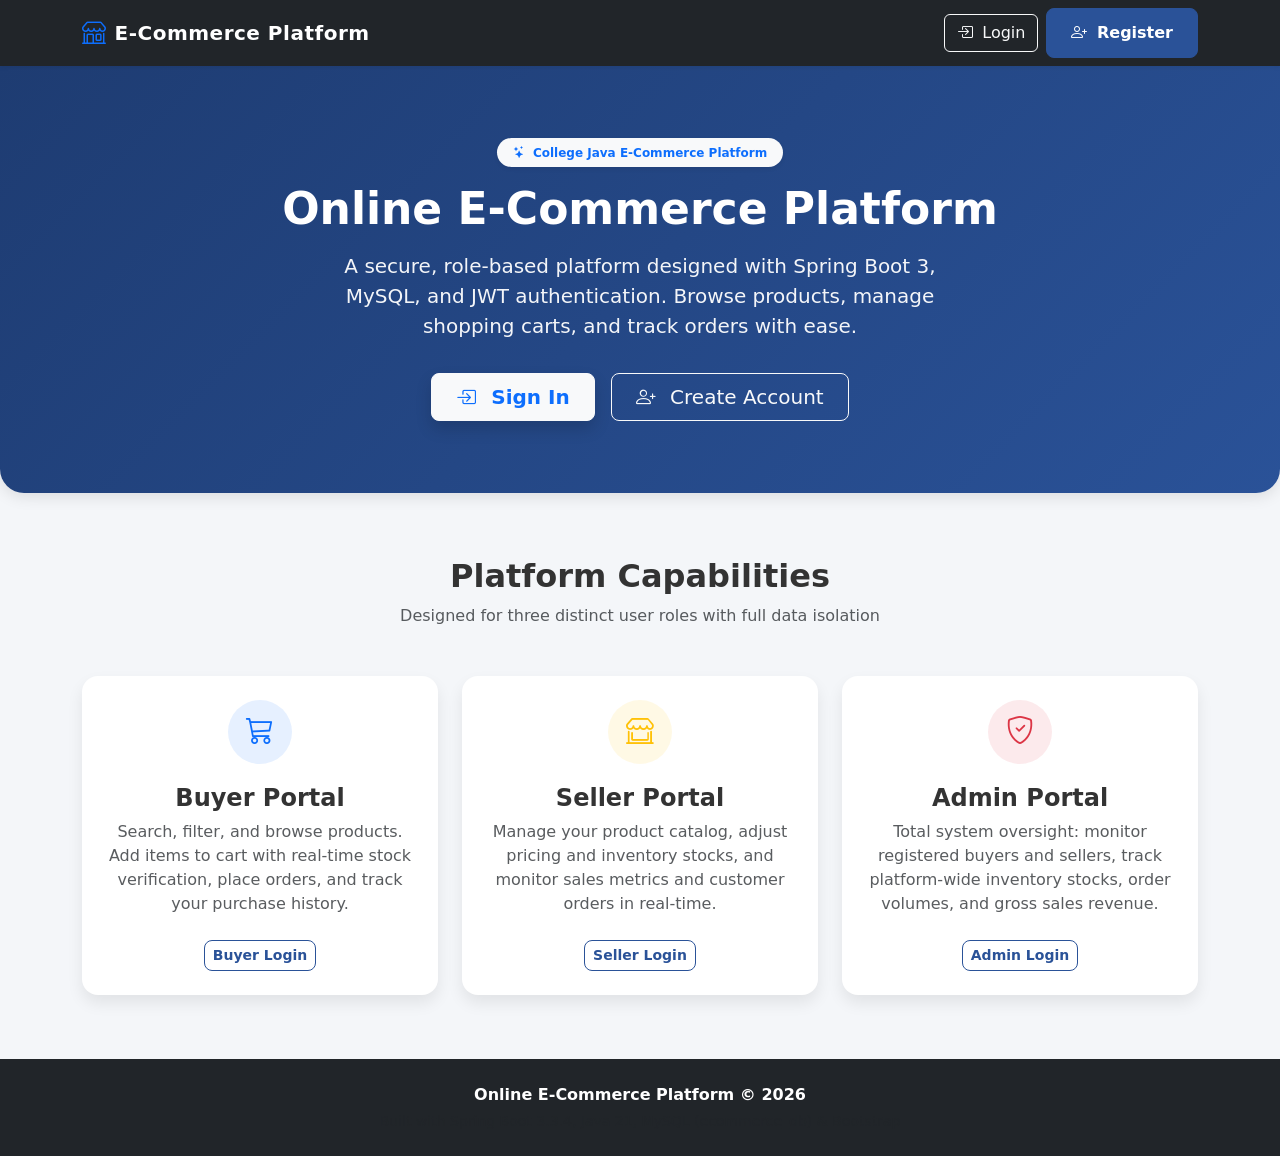
<file: src/main/resources/static/index.html>
<!DOCTYPE html>
<html lang="en">
<head>
    <meta charset="UTF-8">
    <meta name="viewport" content="width=device-width, initial-scale=1.0">
    <title>Online E-Commerce Platform</title>
    <!-- Bootstrap 5.3 CSS -->
    <link href="https://cdn.jsdelivr.net/npm/bootstrap@5.3.3/dist/css/bootstrap.min.css" rel="stylesheet">
    <!-- Bootstrap Icons -->
    <link href="https://cdn.jsdelivr.net/npm/bootstrap-icons@1.11.3/font/bootstrap-icons.min.css" rel="stylesheet">
    <!-- Custom CSS -->
    <link href="css/style.css" rel="stylesheet">
</head>
<body>

    <!-- Navigation Bar -->
    <nav class="navbar navbar-expand-lg navbar-dark bg-dark">
        <div class="container">
            <a class="navbar-brand d-flex align-items-center" href="index.html">
                <i class="bi bi-shop me-2 text-primary fs-4"></i>
                <span>E-Commerce Platform</span>
            </a>
            <button class="navbar-toggler" type="button" data-bs-toggle="collapse" data-bs-target="#navbarContent"
                    aria-controls="navbarContent" aria-expanded="false" aria-label="Toggle navigation">
                <span class="navbar-toggler-icon"></span>
            </button>

            <div class="collapse navbar-collapse" id="navbarContent">
                <ul class="navbar-nav ms-auto align-items-center">
                    <!-- Guest Navigation (shown when not logged in) -->
                    <div id="guest-nav" class="d-flex align-items-center">
                        <li class="nav-item">
                            <a class="btn btn-outline-light me-2" href="login.html">
                                <i class="bi bi-box-arrow-in-right me-1"></i> Login
                            </a>
                        </li>
                        <li class="nav-item">
                            <a class="btn btn-primary" href="register.html">
                                <i class="bi bi-person-plus me-1"></i> Register
                            </a>
                        </li>
                    </div>

                    <!-- User Navigation (shown when logged in) -->
                    <div id="user-nav" class="d-none d-flex align-items-center">
                        <li class="nav-item me-3 text-light">
                            <i class="bi bi-person-circle me-1"></i>
                            <span id="nav-user-name">User</span>
                            <span id="nav-user-role" class="badge"></span>
                        </li>
                        <li class="nav-item me-2">
                            <a id="nav-dashboard-link" class="btn btn-sm btn-outline-light" href="#">
                                <i class="bi bi-speedometer2 me-1"></i> Dashboard
                            </a>
                        </li>
                        <li class="nav-item">
                            <button class="btn btn-sm btn-danger" onclick="Auth.logout()">
                                <i class="bi bi-box-arrow-right me-1"></i> Logout
                            </button>
                        </li>
                    </div>
                </ul>
            </div>
        </div>
    </nav>

    <!-- Main Content -->
    <main>
        <!-- Hero Banner -->
        <section class="hero-section text-center">
            <div class="container">
                <div class="row justify-content-center">
                    <div class="col-lg-8">
                        <span class="badge bg-light text-primary px-3 py-2 rounded-pill fw-bold mb-3 shadow-sm">
                            <i class="bi bi-stars me-1"></i> College Java E-Commerce Platform
                        </span>
                        <h1 class="hero-title">Online E-Commerce Platform</h1>
                        <p class="hero-subtitle">
                            A secure, role-based platform designed with Spring Boot 3, MySQL, and JWT authentication.
                            Browse products, manage shopping carts, and track orders with ease.
                        </p>
                        <div class="d-flex justify-content-center gap-3 flex-wrap">
                            <a href="login.html" class="btn btn-light btn-lg text-primary fw-bold px-4 shadow">
                                <i class="bi bi-box-arrow-in-right me-2"></i> Sign In
                            </a>
                            <a href="register.html" class="btn btn-outline-light btn-lg px-4">
                                <i class="bi bi-person-plus me-2"></i> Create Account
                            </a>
                        </div>
                    </div>
                </div>
            </div>
        </section>

        <!-- Feature Pillars -->
        <section class="py-5">
            <div class="container py-3">
                <div class="text-center mb-5">
                    <h2 class="fw-bold">Platform Capabilities</h2>
                    <p class="text-muted">Designed for three distinct user roles with full data isolation</p>
                </div>

                <div class="row g-4">
                    <!-- Buyer Card -->
                    <div class="col-md-4">
                        <div class="feature-card p-4 text-center">
                            <div class="feature-icon-wrapper bg-primary bg-opacity-10 text-primary">
                                <i class="bi bi-cart3"></i>
                            </div>
                            <h4 class="fw-bold mb-2">Buyer Portal</h4>
                            <p class="text-muted mb-4">
                                Search, filter, and browse products. Add items to cart with real-time stock verification, place orders, and track your purchase history.
                            </p>
                            <a href="login.html" class="btn btn-outline-primary btn-sm mt-auto">Buyer Login</a>
                        </div>
                    </div>

                    <!-- Seller Card -->
                    <div class="col-md-4">
                        <div class="feature-card p-4 text-center">
                            <div class="feature-icon-wrapper bg-warning bg-opacity-10 text-warning">
                                <i class="bi bi-shop-window"></i>
                            </div>
                            <h4 class="fw-bold mb-2">Seller Portal</h4>
                            <p class="text-muted mb-4">
                                Manage your product catalog, adjust pricing and inventory stocks, and monitor sales metrics and customer orders in real-time.
                            </p>
                            <a href="login.html" class="btn btn-outline-primary btn-sm mt-auto">Seller Login</a>
                        </div>
                    </div>

                    <!-- Admin Card -->
                    <div class="col-md-4">
                        <div class="feature-card p-4 text-center">
                            <div class="feature-icon-wrapper bg-danger bg-opacity-10 text-danger">
                                <i class="bi bi-shield-check"></i>
                            </div>
                            <h4 class="fw-bold mb-2">Admin Portal</h4>
                            <p class="text-muted mb-4">
                                Total system oversight: monitor registered buyers and sellers, track platform-wide inventory stocks, order volumes, and gross sales revenue.
                            </p>
                            <a href="login.html" class="btn btn-outline-primary btn-sm mt-auto">Admin Login</a>
                        </div>
                    </div>
                </div>
            </div>
        </section>
    </main>

    <!-- Footer -->
    <footer class="bg-dark text-white py-4 mt-auto">
        <div class="container text-center">
            <p class="mb-1 fw-semibold">Online E-Commerce Platform &copy; 2026</p>
            <p class="text-muted small mb-0">Built with Spring Boot 3.3.4, Java 21, MySQL (ecommerce_db) &amp; Bootstrap</p>
        </div>
    </footer>

    <!-- Bootstrap 5.3 JS Bundle -->
    <script src="https://cdn.jsdelivr.net/npm/bootstrap@5.3.3/dist/js/bootstrap.bundle.min.js"></script>
    <!-- Application Scripts -->
    <script src="js/api.js"></script>
    <script src="js/auth.js"></script>
</body>
</html>
</file>
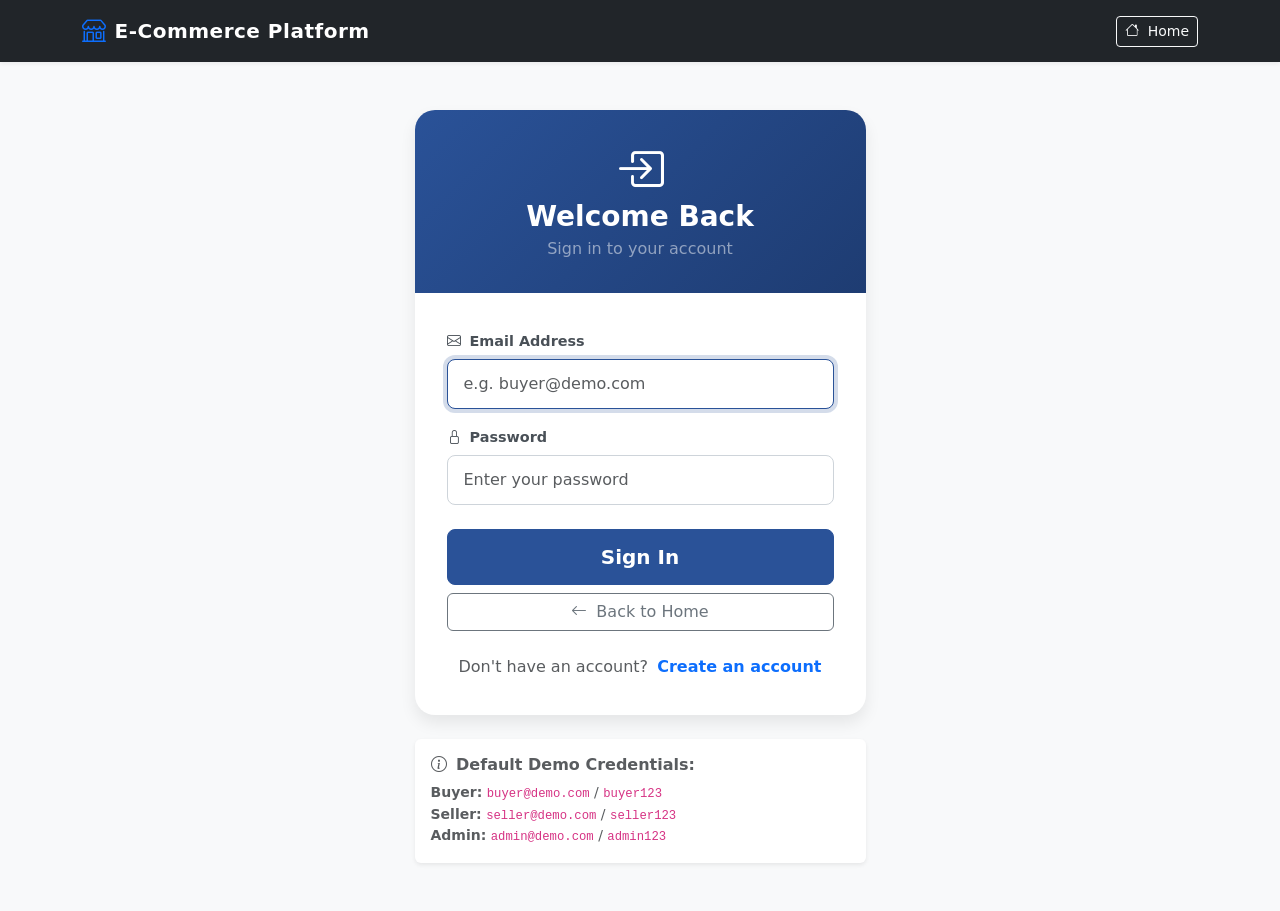
<file: src/main/resources/static/admin-dashboard.html>
<!DOCTYPE html>
<html lang="en">
<head>
    <meta charset="UTF-8">
    <meta name="viewport" content="width=device-width, initial-scale=1.0">
    <title>Admin Dashboard - Online E-Commerce Platform</title>
    <!-- Bootstrap 5.3 CSS -->
    <link href="https://cdn.jsdelivr.net/npm/bootstrap@5.3.3/dist/css/bootstrap.min.css" rel="stylesheet">
    <!-- Bootstrap Icons -->
    <link href="https://cdn.jsdelivr.net/npm/bootstrap-icons@1.11.3/font/bootstrap-icons.min.css" rel="stylesheet">
    <!-- Custom CSS -->
    <link href="css/style.css" rel="stylesheet">
    <!-- Immediate Authentication Guard for ADMIN Role -->
    <script>
        (function() {
            const token = localStorage.getItem('token');
            const userStr = localStorage.getItem('user');
            if (!token || !userStr) {
                window.location.replace('login.html');
                return;
            }
            try {
                const user = JSON.parse(userStr);
                if (!user || user.role !== 'ADMIN') {
                    if (user && user.role === 'SELLER') {
                        window.location.replace('seller-dashboard.html');
                    } else if (user && user.role === 'BUYER') {
                        window.location.replace('buyer-dashboard.html');
                    } else {
                        window.location.replace('index.html');
                    }
                }
            } catch (e) {
                window.location.replace('login.html');
            }
        })();
    </script>
</head>
<body class="bg-light">

    <!-- Navigation Bar -->
    <nav class="navbar navbar-expand-lg navbar-dark bg-dark sticky-top">
        <div class="container">
            <a class="navbar-brand d-flex align-items-center" href="index.html">
                <i class="bi bi-shop me-2 text-primary fs-4"></i>
                <span>E-Commerce Platform</span>
                <span class="badge bg-danger ms-2 px-2 py-1 small">ADMIN</span>
            </a>
            <button class="navbar-toggler" type="button" data-bs-toggle="collapse" data-bs-target="#navbarContent"
                    aria-controls="navbarContent" aria-expanded="false" aria-label="Toggle navigation">
                <span class="navbar-toggler-icon"></span>
            </button>

            <div class="collapse navbar-collapse" id="navbarContent">
                <ul class="navbar-nav me-auto mb-2 mb-lg-0">
                    <li class="nav-item">
                        <a class="nav-link active fw-semibold" aria-current="page" href="admin-dashboard.html">
                            <i class="bi bi-speedometer2 me-1"></i> Dashboard
                        </a>
                    </li>
                    <li class="nav-item">
                        <a class="nav-link" href="products.html">
                            <i class="bi bi-grid me-1"></i> Public Catalog
                        </a>
                    </li>
                    <li class="nav-item">
                        <a class="nav-link" href="#jdbc-section">
                            <i class="bi bi-database me-1"></i> JDBC Stats
                        </a>
                    </li>
                </ul>

                <ul class="navbar-nav ms-auto align-items-center">
                    <li class="nav-item me-3 text-light">
                        <i class="bi bi-shield-lock-fill text-danger me-1 fs-5 align-middle"></i>
                        <span id="nav-user-name" class="fw-semibold">Admin</span>
                        <span id="nav-user-role" class="badge bg-danger ms-1">ADMIN</span>
                    </li>
                    <li class="nav-item">
                        <button class="btn btn-sm btn-outline-danger" onclick="Auth.logout()">
                            <i class="bi bi-box-arrow-right me-1"></i> Logout
                        </button>
                    </li>
                </ul>
            </div>
        </div>
    </nav>

    <!-- Main Content Area -->
    <main class="py-4">
        <div class="container">

            <!-- Loading Spinner State -->
            <div id="loading-state" class="text-center py-5">
                <div class="spinner-border text-danger" style="width: 3.5rem; height: 3.5rem;" role="status">
                    <span class="visually-hidden">Loading admin dashboard...</span>
                </div>
                <p class="mt-3 text-muted fw-semibold fs-5">Loading platform administration metrics...</p>
            </div>

            <!-- Error State -->
            <div id="error-state" class="text-center py-5 d-none">
                <div class="card border-0 shadow-sm rounded-4 p-5 mx-auto" style="max-width: 540px;">
                    <div class="text-danger mb-3">
                        <i class="bi bi-exclamation-triangle-fill" style="font-size: 3.5rem;"></i>
                    </div>
                    <h4 class="fw-bold text-dark mb-2">Unable to Load Dashboard</h4>
                    <p id="error-message" class="text-muted mb-4">
                        An error occurred while loading administrative statistics. Please verify your credentials or server status.
                    </p>
                    <div class="d-flex justify-content-center gap-3">
                        <button class="btn btn-danger px-4" onclick="loadDashboard()">
                            <i class="bi bi-arrow-clockwise me-1"></i> Try Again
                        </button>
                        <button class="btn btn-outline-secondary px-4" onclick="Auth.logout()">
                            <i class="bi bi-box-arrow-right me-1"></i> Sign In Again
                        </button>
                    </div>
                </div>
            </div>

            <!-- Dashboard Content (hidden during loading) -->
            <div id="dashboard-content" class="d-none">

                <!-- Welcome Header Banner -->
                <div class="d-flex flex-column flex-md-row justify-content-between align-items-md-center bg-white p-4 rounded-3 shadow-sm mb-4 border">
                    <div>
                        <div class="d-flex align-items-center gap-2 mb-1">
                            <span class="badge bg-danger px-2.5 py-1 text-uppercase">Administration</span>
                            <span class="text-muted small">System Overview</span>
                        </div>
                        <h2 class="fw-bold mb-1 text-dark">
                            Welcome, <span id="admin-name" class="text-danger">Admin</span>!
                        </h2>
                        <p class="text-muted mb-0 small">
                            <i class="bi bi-envelope me-1"></i><span id="admin-email">admin@demo.com</span> &bull; Full administrative platform oversight
                        </p>
                    </div>
                    <div class="d-flex gap-2 mt-3 mt-md-0">
                        <button class="btn btn-outline-primary shadow-sm" onclick="loadDashboard()">
                            <i class="bi bi-arrow-clockwise me-1"></i> Refresh Data
                        </button>
                        <a href="products.html" class="btn btn-primary shadow-sm">
                            <i class="bi bi-grid me-1"></i> View Catalog
                        </a>
                    </div>
                </div>

                <!-- Section 1: User Analytics Cards -->
                <div class="mb-2">
                    <h5 class="fw-bold text-dark mb-3 d-flex align-items-center">
                        <i class="bi bi-people-fill text-primary me-2"></i> User Ecosystem Analytics
                    </h5>
                    <div class="row g-3 mb-4">
                        <!-- Total Users -->
                        <div class="col-12 col-sm-6 col-lg-3">
                            <div class="card h-100 border-0 shadow-sm rounded-3">
                                <div class="card-body p-3 d-flex align-items-center">
                                    <div class="rounded-3 bg-primary bg-opacity-10 text-primary p-3 me-3 fs-3 d-flex align-items-center justify-content-center" style="width: 56px; height: 56px;">
                                        <i class="bi bi-people"></i>
                                    </div>
                                    <div>
                                        <h6 class="text-muted text-uppercase fw-semibold mb-1 small">Total Users</h6>
                                        <h3 id="stat-total-users" class="fw-bold text-dark mb-0">0</h3>
                                    </div>
                                </div>
                            </div>
                        </div>

                        <!-- Total Buyers -->
                        <div class="col-12 col-sm-6 col-lg-3">
                            <div class="card h-100 border-0 shadow-sm rounded-3">
                                <div class="card-body p-3 d-flex align-items-center">
                                    <div class="rounded-3 bg-info bg-opacity-10 text-info p-3 me-3 fs-3 d-flex align-items-center justify-content-center" style="width: 56px; height: 56px;">
                                        <i class="bi bi-person-badge"></i>
                                    </div>
                                    <div>
                                        <h6 class="text-muted text-uppercase fw-semibold mb-1 small">Total Buyers</h6>
                                        <h3 id="stat-total-buyers" class="fw-bold text-dark mb-0">0</h3>
                                    </div>
                                </div>
                            </div>
                        </div>

                        <!-- Total Sellers -->
                        <div class="col-12 col-sm-6 col-lg-3">
                            <div class="card h-100 border-0 shadow-sm rounded-3">
                                <div class="card-body p-3 d-flex align-items-center">
                                    <div class="rounded-3 bg-warning bg-opacity-10 text-warning p-3 me-3 fs-3 d-flex align-items-center justify-content-center" style="width: 56px; height: 56px;">
                                        <i class="bi bi-shop-window"></i>
                                    </div>
                                    <div>
                                        <h6 class="text-muted text-uppercase fw-semibold mb-1 small">Total Sellers</h6>
                                        <h3 id="stat-total-sellers" class="fw-bold text-dark mb-0">0</h3>
                                    </div>
                                </div>
                            </div>
                        </div>

                        <!-- Total Admins -->
                        <div class="col-12 col-sm-6 col-lg-3">
                            <div class="card h-100 border-0 shadow-sm rounded-3">
                                <div class="card-body p-3 d-flex align-items-center">
                                    <div class="rounded-3 bg-danger bg-opacity-10 text-danger p-3 me-3 fs-3 d-flex align-items-center justify-content-center" style="width: 56px; height: 56px;">
                                        <i class="bi bi-shield-check"></i>
                                    </div>
                                    <div>
                                        <h6 class="text-muted text-uppercase fw-semibold mb-1 small">Administrators</h6>
                                        <h3 id="stat-total-admins" class="fw-bold text-dark mb-0">0</h3>
                                    </div>
                                </div>
                            </div>
                        </div>
                    </div>
                </div>

                <!-- Section 2: Marketplace & Financial Metrics Cards -->
                <div class="mb-2">
                    <h5 class="fw-bold text-dark mb-3 d-flex align-items-center">
                        <i class="bi bi-graph-up-arrow text-success me-2"></i> Catalog &amp; Financial Overview
                    </h5>
                    <div class="row g-3 mb-4">
                        <!-- Total Products -->
                        <div class="col-12 col-sm-6 col-lg-3">
                            <div class="card h-100 border-0 shadow-sm rounded-3">
                                <div class="card-body p-3 d-flex align-items-center">
                                    <div class="rounded-3 bg-primary bg-opacity-10 text-primary p-3 me-3 fs-3 d-flex align-items-center justify-content-center" style="width: 56px; height: 56px;">
                                        <i class="bi bi-box-seam"></i>
                                    </div>
                                    <div>
                                        <h6 class="text-muted text-uppercase fw-semibold mb-1 small">Total Products</h6>
                                        <h3 id="stat-total-products" class="fw-bold text-dark mb-0">0</h3>
                                    </div>
                                </div>
                            </div>
                        </div>

                        <!-- Total Stock -->
                        <div class="col-12 col-sm-6 col-lg-3">
                            <div class="card h-100 border-0 shadow-sm rounded-3">
                                <div class="card-body p-3 d-flex align-items-center">
                                    <div class="rounded-3 bg-secondary bg-opacity-10 text-secondary p-3 me-3 fs-3 d-flex align-items-center justify-content-center" style="width: 56px; height: 56px;">
                                        <i class="bi bi-layers"></i>
                                    </div>
                                    <div>
                                        <h6 class="text-muted text-uppercase fw-semibold mb-1 small">Total Units in Stock</h6>
                                        <h3 id="stat-total-stock" class="fw-bold text-dark mb-0">0</h3>
                                    </div>
                                </div>
                            </div>
                        </div>

                        <!-- Total Orders -->
                        <div class="col-12 col-sm-6 col-lg-3">
                            <div class="card h-100 border-0 shadow-sm rounded-3">
                                <div class="card-body p-3 d-flex align-items-center">
                                    <div class="rounded-3 bg-info bg-opacity-10 text-info p-3 me-3 fs-3 d-flex align-items-center justify-content-center" style="width: 56px; height: 56px;">
                                        <i class="bi bi-bag-check"></i>
                                    </div>
                                    <div>
                                        <h6 class="text-muted text-uppercase fw-semibold mb-1 small">Total Orders</h6>
                                        <h3 id="stat-total-orders" class="fw-bold text-dark mb-0">0</h3>
                                    </div>
                                </div>
                            </div>
                        </div>

                        <!-- Total Order Amount -->
                        <div class="col-12 col-sm-6 col-lg-3">
                            <div class="card h-100 border-0 shadow-sm rounded-3">
                                <div class="card-body p-3 d-flex align-items-center">
                                    <div class="rounded-3 bg-success bg-opacity-10 text-success p-3 me-3 fs-3 d-flex align-items-center justify-content-center" style="width: 56px; height: 56px;">
                                        <i class="bi bi-currency-rupee"></i>
                                    </div>
                                    <div>
                                        <h6 class="text-muted text-uppercase fw-semibold mb-1 small">Gross Order Amount</h6>
                                        <h3 id="stat-total-amount" class="fw-bold text-dark mb-0">₹0.00</h3>
                                    </div>
                                </div>
                            </div>
                        </div>
                    </div>
                </div>

                <!-- Section 3: Tables Row (Latest 5 Orders & Latest 5 Users) -->
                <div class="row g-4 mb-4">
                    <!-- Latest 5 Orders Table -->
                    <div class="col-12 col-xl-7">
                        <div class="card border-0 shadow-sm rounded-3 h-100">
                            <div class="card-header bg-white py-3 border-0 d-flex justify-content-between align-items-center">
                                <div>
                                    <h5 class="fw-bold mb-0 text-dark">
                                        <i class="bi bi-clock-history text-primary me-2"></i> Latest 5 Orders
                                    </h5>
                                    <small class="text-muted">Most recent purchase transactions platform-wide</small>
                                </div>
                                <span class="badge bg-light text-secondary border px-3 py-2">System-wide</span>
                            </div>

                            <div class="card-body p-0">
                                <div id="orders-table-wrapper" class="table-responsive">
                                    <table class="table table-hover align-middle mb-0">
                                        <thead class="table-light">
                                            <tr>
                                                <th class="ps-3 py-3">Order ID</th>
                                                <th class="py-3">Buyer</th>
                                                <th class="py-3">Date</th>
                                                <th class="py-3">Status</th>
                                                <th class="text-end pe-3 py-3">Total Amount</th>
                                            </tr>
                                        </thead>
                                        <tbody id="recent-orders-tbody">
                                            <!-- Dynamic rows populated via JS -->
                                        </tbody>
                                    </table>
                                </div>

                                <!-- Empty State for Orders -->
                                <div id="no-orders-container" class="text-center py-5 d-none">
                                    <div class="mb-2 text-muted">
                                        <i class="bi bi-bag-x fs-1"></i>
                                    </div>
                                    <h6 class="fw-bold text-dark">No Orders Placed Yet</h6>
                                    <p class="text-muted small mb-0">Orders will appear here as soon as buyers checkout.</p>
                                </div>
                            </div>
                        </div>
                    </div>

                    <!-- Latest 5 Users Table -->
                    <div class="col-12 col-xl-5">
                        <div class="card border-0 shadow-sm rounded-3 h-100">
                            <div class="card-header bg-white py-3 border-0 d-flex justify-content-between align-items-center">
                                <div>
                                    <h5 class="fw-bold mb-0 text-dark">
                                        <i class="bi bi-person-lines-fill text-danger me-2"></i> Latest 5 Users
                                    </h5>
                                    <small class="text-muted">Recently registered accounts</small>
                                </div>
                                <span class="badge bg-light text-secondary border px-3 py-2">Registered</span>
                            </div>

                            <div class="card-body p-0">
                                <div id="users-table-wrapper" class="table-responsive">
                                    <table class="table table-hover align-middle mb-0">
                                        <thead class="table-light">
                                            <tr>
                                                <th class="ps-3 py-3">User</th>
                                                <th class="py-3">Role</th>
                                            </tr>
                                        </thead>
                                        <tbody id="recent-users-tbody">
                                            <!-- Dynamic rows populated via JS -->
                                        </tbody>
                                    </table>
                                </div>

                                <!-- Empty State for Users -->
                                <div id="no-users-container" class="text-center py-5 d-none">
                                    <div class="mb-2 text-muted">
                                        <i class="bi bi-person-x fs-1"></i>
                                    </div>
                                    <h6 class="fw-bold text-dark">No Registered Users</h6>
                                    <p class="text-muted small mb-0">User accounts will be listed here.</p>
                                </div>
                            </div>
                        </div>
                    </div>
                </div>

                <!-- Section 4: Live JDBC Product Statistics (Rubric Demonstration) -->
                <div id="jdbc-section" class="card border-0 shadow-sm rounded-3 mb-4">
                    <div class="card-header bg-white py-3 border-0 d-flex flex-column flex-md-row justify-content-between align-items-md-center gap-2">
                        <div>
                            <div class="d-flex align-items-center gap-2 mb-1">
                                <span class="badge bg-dark px-2 py-1 small">JDBC Demonstration</span>
                                <h5 class="fw-bold mb-0 text-dark">
                                    <i class="bi bi-database-check text-info me-2"></i> Live JDBC Product Analytics
                                </h5>
                            </div>
                            <small class="text-muted">
                                Direct SQL execution using <code>java.sql.Connection</code>, <code>PreparedStatement</code>, and <code>ResultSet</code> via <code>GET /api/admin/jdbc/product-stats</code>
                            </small>
                        </div>
                        <div class="d-flex align-items-center gap-2">
                            <div class="input-group input-group-sm" style="max-width: 220px;">
                                <span class="input-group-text bg-light">Min Stock:</span>
                                <input type="number" id="jdbc-min-stock" class="form-control" value="0" min="0">
                                <button class="btn btn-outline-primary" type="button" onclick="loadJdbcStats()">
                                    <i class="bi bi-funnel"></i> Query
                                </button>
                            </div>
                        </div>
                    </div>
                    <div class="card-body p-4 pt-2">
                        <div class="row g-3">
                            <div class="col-12 col-md-4">
                                <div class="p-3 rounded-3 bg-light border">
                                    <div class="text-muted small text-uppercase fw-semibold mb-1">Matching Products</div>
                                    <h4 id="jdbc-total-count" class="fw-bold text-dark mb-0">Loading...</h4>
                                    <small class="text-muted">Counted via parameterized SQL <code>?</code></small>
                                </div>
                            </div>
                            <div class="col-12 col-md-4">
                                <div class="p-3 rounded-3 bg-light border">
                                    <div class="text-muted small text-uppercase fw-semibold mb-1">Inventory Stock Filter</div>
                                    <h4 id="jdbc-filter-desc" class="fw-bold text-primary mb-0">Stock &gt; 0</h4>
                                    <small class="text-muted">Evaluated in MySQL execution engine</small>
                                </div>
                            </div>
                            <div class="col-12 col-md-4">
                                <div class="p-3 rounded-3 bg-light border">
                                    <div class="text-muted small text-uppercase fw-semibold mb-1">Database Access Layer</div>
                                    <h4 class="fw-bold text-success mb-0">Explicit JDBC</h4>
                                    <small class="text-muted">Resource managed via try-with-resources</small>
                                </div>
                            </div>
                        </div>
                    </div>
                </div>

            </div>
        </div>
    </main>

    <!-- Footer -->
    <footer class="bg-dark text-white py-4 mt-auto">
        <div class="container text-center">
            <p class="mb-1 fw-semibold">Online E-Commerce Platform &copy; 2026</p>
            <p class="text-muted small mb-0">Admin Portal &bull; Built with Spring Boot 3.3.4, Java 21 &amp; MySQL</p>
        </div>
    </footer>

    <!-- Bootstrap 5.3 JS Bundle -->
    <script src="https://cdn.jsdelivr.net/npm/bootstrap@5.3.3/dist/js/bootstrap.bundle.min.js"></script>
    <!-- Application Scripts -->
    <script src="js/api.js"></script>
    <script src="js/auth.js"></script>

    <script>
        /**
         * Admin Dashboard Controller logic.
         */
        document.addEventListener('DOMContentLoaded', () => {
            // Populate user greeting from local session cache
            const user = Auth.getUser();
            if (user) {
                const adminNameElem = document.getElementById('admin-name');
                const adminEmailElem = document.getElementById('admin-email');
                if (adminNameElem) adminNameElem.textContent = user.name || 'Admin';
                if (adminEmailElem) adminEmailElem.textContent = user.email || 'admin@demo.com';
            }

            // Fetch live dashboard metrics
            loadDashboard();
            loadJdbcStats();
        });

        /**
         * Format currency values to Indian Rupee (₹).
         */
        function formatCurrency(amount) {
            const num = Number(amount) || 0;
            return '₹' + num.toLocaleString('en-IN', {
                minimumFractionDigits: 2,
                maximumFractionDigits: 2
            });
        }

        /**
         * Format ISO date strings into readable locale strings.
         */
        function formatDate(dateStr) {
            if (!dateStr) return 'N/A';
            try {
                const d = new Date(dateStr);
                return d.toLocaleDateString('en-IN', {
                    year: 'numeric',
                    month: 'short',
                    day: 'numeric',
                    hour: '2-digit',
                    minute: '2-digit'
                });
            } catch (e) {
                return dateStr;
            }
        }

        /**
         * Render status badges.
         */
        function getStatusBadge(status) {
            switch (status) {
                case 'PLACED':
                    return '<span class="badge bg-primary px-2 py-1">PLACED</span>';
                case 'CONFIRMED':
                    return '<span class="badge bg-info text-dark px-2 py-1">CONFIRMED</span>';
                case 'SHIPPED':
                    return '<span class="badge bg-warning text-dark px-2 py-1">SHIPPED</span>';
                case 'DELIVERED':
                    return '<span class="badge bg-success px-2 py-1">DELIVERED</span>';
                case 'CANCELLED':
                    return '<span class="badge bg-danger px-2 py-1">CANCELLED</span>';
                default:
                    return `<span class="badge bg-secondary px-2 py-1">${status || 'UNKNOWN'}</span>`;
            }
        }

        /**
         * Render user role badges.
         */
        function getRoleBadge(role) {
            switch (role) {
                case 'ADMIN':
                    return '<span class="badge bg-danger px-2 py-1">ADMIN</span>';
                case 'SELLER':
                    return '<span class="badge bg-warning text-dark px-2 py-1">SELLER</span>';
                case 'BUYER':
                    return '<span class="badge bg-primary px-2 py-1">BUYER</span>';
                default:
                    return `<span class="badge bg-secondary px-2 py-1">${role}</span>`;
            }
        }

        /**
         * Fetch live dashboard statistics from GET /api/admin/dashboard.
         */
        async function loadDashboard() {
            const loadingState = document.getElementById('loading-state');
            const errorState = document.getElementById('error-state');
            const dashboardContent = document.getElementById('dashboard-content');
            const errorMessage = document.getElementById('error-message');

            loadingState.classList.remove('d-none');
            errorState.classList.add('d-none');
            dashboardContent.classList.add('d-none');

            try {
                const data = await apiGet('/api/admin/dashboard');

                // 1. Populate User Analytics
                document.getElementById('stat-total-users').textContent = Number(data.totalUsers || 0).toLocaleString('en-IN');
                document.getElementById('stat-total-buyers').textContent = Number(data.totalBuyers || 0).toLocaleString('en-IN');
                document.getElementById('stat-total-sellers').textContent = Number(data.totalSellers || 0).toLocaleString('en-IN');
                document.getElementById('stat-total-admins').textContent = Number(data.totalAdmins || 0).toLocaleString('en-IN');

                // 2. Populate Catalog & Financial Metrics
                document.getElementById('stat-total-products').textContent = Number(data.totalProducts || 0).toLocaleString('en-IN');
                document.getElementById('stat-total-stock').textContent = Number(data.totalStock || 0).toLocaleString('en-IN');
                document.getElementById('stat-total-orders').textContent = Number(data.totalOrders || 0).toLocaleString('en-IN');
                document.getElementById('stat-total-amount').textContent = formatCurrency(data.totalOrderAmount);

                // 3. Populate Recent Orders Table
                renderRecentOrders(data.recentOrders);

                // 4. Populate Recent Users Table
                renderRecentUsers(data.recentUsers);

                // Reveal dashboard content
                loadingState.classList.add('d-none');
                dashboardContent.classList.remove('d-none');

            } catch (err) {
                console.error('Failed to load admin dashboard:', err);
                loadingState.classList.add('d-none');
                errorState.classList.remove('d-none');
                if (errorMessage && err.message) {
                    errorMessage.textContent = err.message;
                }
            }
        }

        /**
         * Render recent orders list.
         */
        function renderRecentOrders(orders) {
            const tbody = document.getElementById('recent-orders-tbody');
            const tableWrapper = document.getElementById('orders-table-wrapper');
            const emptyContainer = document.getElementById('no-orders-container');

            tbody.innerHTML = '';

            if (!orders || orders.length === 0) {
                tableWrapper.classList.add('d-none');
                emptyContainer.classList.remove('d-none');
                return;
            }

            tableWrapper.classList.remove('d-none');
            emptyContainer.classList.add('d-none');

            orders.forEach(order => {
                const tr = document.createElement('tr');
                const orderId = order.id || order.orderId;
                tr.innerHTML = `
                    <td class="ps-3 py-3 fw-bold text-dark">#${orderId}</td>
                    <td class="py-3">
                        <div class="fw-semibold text-dark">${order.buyerName || 'Customer'}</div>
                        <small class="text-muted">${order.buyerEmail || ''}</small>
                    </td>
                    <td class="py-3 small text-muted">${formatDate(order.orderDate)}</td>
                    <td class="py-3">${getStatusBadge(order.status)}</td>
                    <td class="text-end pe-3 py-3 fw-bold text-dark">${formatCurrency(order.totalAmount)}</td>
                `;
                tbody.appendChild(tr);
            });
        }

        /**
         * Render recent registered users list.
         */
        function renderRecentUsers(users) {
            const tbody = document.getElementById('recent-users-tbody');
            const tableWrapper = document.getElementById('users-table-wrapper');
            const emptyContainer = document.getElementById('no-users-container');

            tbody.innerHTML = '';

            if (!users || users.length === 0) {
                tableWrapper.classList.add('d-none');
                emptyContainer.classList.remove('d-none');
                return;
            }

            tableWrapper.classList.remove('d-none');
            emptyContainer.classList.add('d-none');

            users.forEach(u => {
                const tr = document.createElement('tr');
                tr.innerHTML = `
                    <td class="ps-3 py-3">
                        <div class="d-flex align-items-center">
                            <div class="rounded-circle bg-light border p-2 me-2 d-flex align-items-center justify-content-center" style="width: 36px; height: 36px;">
                                <i class="bi bi-person text-secondary"></i>
                            </div>
                            <div>
                                <div class="fw-semibold text-dark">${u.name || 'User'}</div>
                                <small class="text-muted">${u.email || ''}</small>
                            </div>
                        </div>
                    </td>
                    <td class="py-3">${getRoleBadge(u.role)}</td>
                `;
                tbody.appendChild(tr);
            });
        }

        /**
         * Query explicit JDBC Product Statistics endpoint (GET /api/admin/jdbc/product-stats).
         */
        async function loadJdbcStats() {
            const minStockInput = document.getElementById('jdbc-min-stock');
            const countElem = document.getElementById('jdbc-total-count');
            const filterElem = document.getElementById('jdbc-filter-desc');

            const minStock = minStockInput ? parseInt(minStockInput.value, 10) || 0 : 0;
            if (countElem) countElem.textContent = 'Querying...';

            try {
                const data = await apiGet(`/api/admin/jdbc/product-stats?minStock=${minStock}`);
                if (countElem) {
                    countElem.textContent = `${data.count} Products`;
                }
                if (filterElem) {
                    filterElem.textContent = `Stock > ${data.minStockFilter}`;
                }
            } catch (err) {
                console.error('Failed to query JDBC stats:', err);
                if (countElem) countElem.textContent = 'Query Error';
            }
        }
    </script>
</body>
</html>
</file>
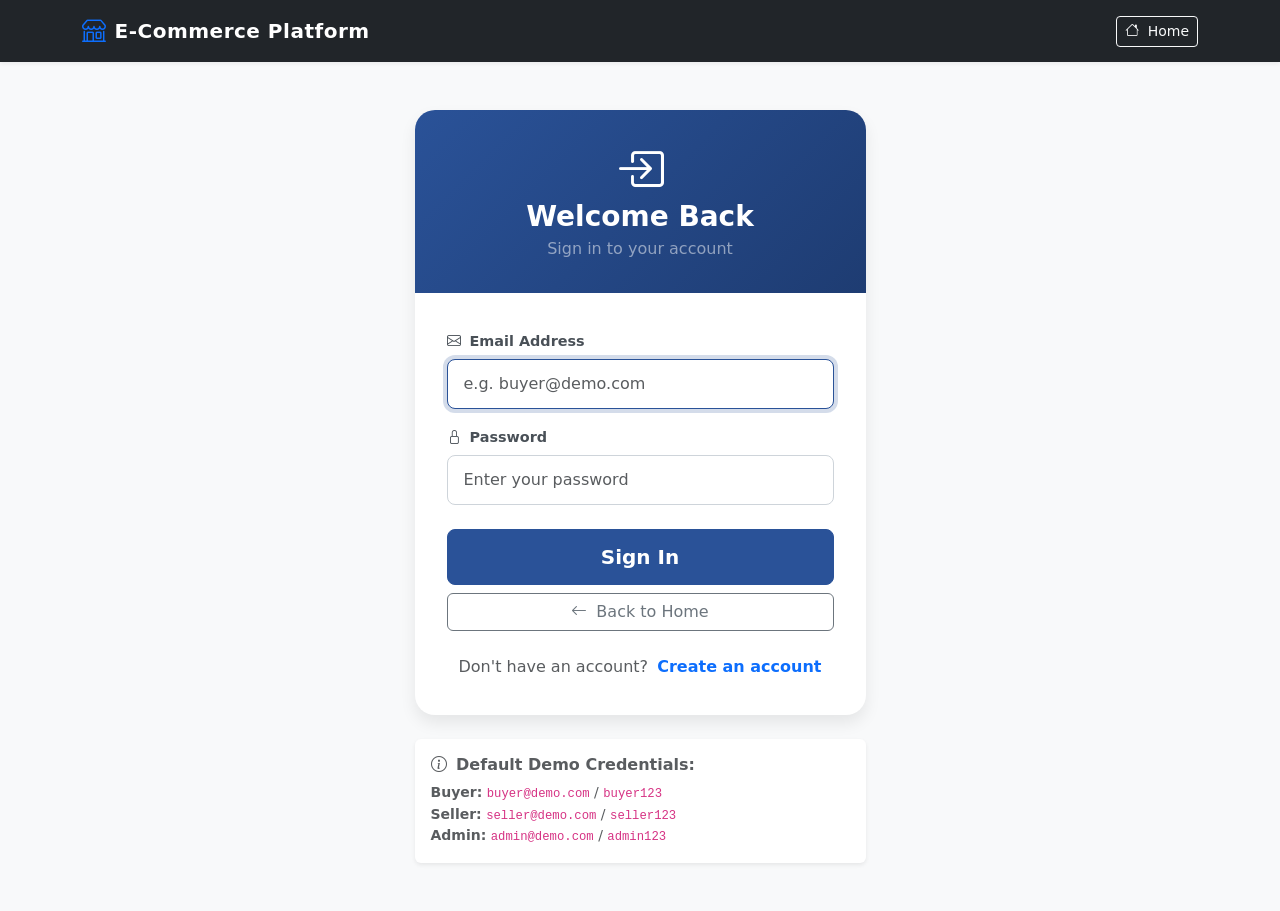
<file: src/main/resources/static/buyer-dashboard.html>
<!DOCTYPE html>
<html lang="en">
<head>
    <meta charset="UTF-8">
    <meta name="viewport" content="width=device-width, initial-scale=1.0">
    <title>Buyer Dashboard - Online E-Commerce Platform</title>
    <!-- Bootstrap 5.3 CSS -->
    <link href="https://cdn.jsdelivr.net/npm/bootstrap@5.3.3/dist/css/bootstrap.min.css" rel="stylesheet">
    <!-- Bootstrap Icons -->
    <link href="https://cdn.jsdelivr.net/npm/bootstrap-icons@1.11.3/font/bootstrap-icons.min.css" rel="stylesheet">
    <!-- Custom CSS -->
    <link href="css/style.css" rel="stylesheet">
    <!-- Immediate Authentication Guard -->
    <script>
        (function() {
            const token = localStorage.getItem('token');
            const userStr = localStorage.getItem('user');
            if (!token || !userStr) {
                window.location.replace('login.html');
                return;
            }
            try {
                const user = JSON.parse(userStr);
                if (!user || user.role !== 'BUYER') {
                    window.location.replace('index.html');
                }
            } catch (e) {
                window.location.replace('login.html');
            }
        })();
    </script>
</head>
<body>

    <!-- Navigation Bar -->
    <nav class="navbar navbar-expand-lg navbar-dark bg-dark">
        <div class="container">
            <a class="navbar-brand d-flex align-items-center" href="index.html">
                <i class="bi bi-shop me-2 text-primary fs-4"></i>
                <span>E-Commerce Platform</span>
            </a>
            <button class="navbar-toggler" type="button" data-bs-toggle="collapse" data-bs-target="#navbarContent"
                    aria-controls="navbarContent" aria-expanded="false" aria-label="Toggle navigation">
                <span class="navbar-toggler-icon"></span>
            </button>

            <div class="collapse navbar-collapse" id="navbarContent">
                <ul class="navbar-nav me-auto mb-2 mb-lg-0">
                    <li class="nav-item">
                        <a class="nav-link" href="index.html">
                            <i class="bi bi-house me-1"></i> Home
                        </a>
                    </li>
                    <li class="nav-item">
                        <a class="nav-link" href="products.html">
                            <i class="bi bi-grid me-1"></i> Products
                        </a>
                    </li>
                    <li class="nav-item">
                        <a class="nav-link" href="cart.html">
                            <i class="bi bi-cart3 me-1"></i> Cart
                        </a>
                    </li>
                    <li class="nav-item">
                        <a class="nav-link" href="orders.html">
                            <i class="bi bi-bag-check me-1"></i> My Orders
                        </a>
                    </li>
                </ul>

                <ul class="navbar-nav ms-auto align-items-center">
                    <li class="nav-item me-3 text-light">
                        <i class="bi bi-person-circle me-1"></i>
                        <span id="nav-user-name" class="fw-semibold">Buyer</span>
                        <span id="nav-user-role" class="badge bg-primary ms-1">BUYER</span>
                    </li>
                    <li class="nav-item">
                        <button class="btn btn-sm btn-outline-danger" onclick="Auth.logout()">
                            <i class="bi bi-box-arrow-right me-1"></i> Logout
                        </button>
                    </li>
                </ul>
            </div>
        </div>
    </nav>

    <!-- Main Content Area -->
    <main class="py-4">
        <div class="container">

            <!-- Loading Spinner State -->
            <div id="loading-state" class="text-center py-5">
                <div class="spinner-border text-primary" style="width: 3rem; height: 3rem;" role="status">
                    <span class="visually-hidden">Loading dashboard...</span>
                </div>
                <p class="mt-3 text-muted fw-semibold">Loading your shopping dashboard...</p>
            </div>

            <!-- Error Alert State -->
            <div id="error-state" class="d-none">
                <div class="alert alert-danger d-flex align-items-center shadow-sm p-4 rounded-3" role="alert">
                    <i class="bi bi-exclamation-triangle-fill fs-2 text-danger me-3"></i>
                    <div class="flex-grow-1">
                        <h5 class="alert-heading fw-bold mb-1">Unable to Load Dashboard</h5>
                        <p id="error-message" class="mb-0">Failed to load buyer dashboard data. Please try again later.</p>
                    </div>
                    <button class="btn btn-danger ms-3 px-3" onclick="loadDashboard()">
                        <i class="bi bi-arrow-clockwise me-1"></i> Retry
                    </button>
                </div>
            </div>

            <!-- Dashboard Content (hidden until API data loaded) -->
            <div id="dashboard-content" class="d-none">

                <!-- Welcome Section -->
                <div class="d-flex flex-wrap justify-content-between align-items-center pb-3 mb-4 border-bottom">
                    <div>
                        <h2 class="fw-bold mb-1">
                            Welcome, <span id="welcome-user-name" class="text-primary">Buyer</span>!
                        </h2>
                        <p class="text-muted mb-0">Here's an overview of your shopping activity.</p>
                    </div>
                    <div class="d-flex gap-2 mt-3 mt-md-0">
                        <a href="products.html" class="btn btn-primary shadow-sm">
                            <i class="bi bi-grid me-1"></i> Browse Products
                        </a>
                        <a href="#" class="btn btn-outline-primary shadow-sm">
                            <i class="bi bi-bag-check me-1"></i> View Orders
                        </a>
                    </div>
                </div>

                <!-- Statistics Cards -->
                <div class="row g-4 mb-4">
                    <!-- Total Orders -->
                    <div class="col-12 col-md-4">
                        <div class="card h-100 border-0 shadow-sm rounded-3">
                            <div class="card-body p-4 d-flex align-items-center">
                                <div class="rounded-3 bg-primary bg-opacity-10 text-primary p-3 me-3 fs-2 d-flex align-items-center justify-content-center" style="width: 60px; height: 60px;">
                                    <i class="bi bi-bag-check-fill"></i>
                                </div>
                                <div>
                                    <h6 class="text-muted text-uppercase fw-semibold mb-1 small">Total Orders</h6>
                                    <h3 id="stat-total-orders" class="fw-bold text-dark mb-0">0</h3>
                                </div>
                            </div>
                        </div>
                    </div>

                    <!-- Total Items Purchased -->
                    <div class="col-12 col-md-4">
                        <div class="card h-100 border-0 shadow-sm rounded-3">
                            <div class="card-body p-4 d-flex align-items-center">
                                <div class="rounded-3 bg-success bg-opacity-10 text-success p-3 me-3 fs-2 d-flex align-items-center justify-content-center" style="width: 60px; height: 60px;">
                                    <i class="bi bi-box-seam-fill"></i>
                                </div>
                                <div>
                                    <h6 class="text-muted text-uppercase fw-semibold mb-1 small">Items Purchased</h6>
                                    <h3 id="stat-total-items" class="fw-bold text-dark mb-0">0</h3>
                                </div>
                            </div>
                        </div>
                    </div>

                    <!-- Total Amount Spent -->
                    <div class="col-12 col-md-4">
                        <div class="card h-100 border-0 shadow-sm rounded-3">
                            <div class="card-body p-4 d-flex align-items-center">
                                <div class="rounded-3 bg-warning bg-opacity-10 text-warning p-3 me-3 fs-2 d-flex align-items-center justify-content-center" style="width: 60px; height: 60px;">
                                    <i class="bi bi-currency-rupee"></i>
                                </div>
                                <div>
                                    <h6 class="text-muted text-uppercase fw-semibold mb-1 small">Total Spent</h6>
                                    <h3 id="stat-total-spent" class="fw-bold text-dark mb-0">₹0.00</h3>
                                </div>
                            </div>
                        </div>
                    </div>
                </div>

                <!-- Recent Orders Section -->
                <div class="card border-0 shadow-sm rounded-3 mb-4">
                    <div class="card-header bg-white py-3 border-0 d-flex justify-content-between align-items-center">
                        <div>
                            <h5 class="fw-bold mb-0 text-dark">
                                <i class="bi bi-clock-history text-primary me-2"></i>Recent Orders
                            </h5>
                            <small class="text-muted">Your latest purchase transactions</small>
                        </div>
                        <div class="d-flex align-items-center gap-2">
                            <span class="badge bg-light text-secondary border px-3 py-2">Latest 5 Orders</span>
                            <a href="orders.html" class="btn btn-sm btn-outline-primary fw-semibold">
                                <i class="bi bi-bag-check me-1"></i> View My Orders
                            </a>
                        </div>
                    </div>

                    <div class="card-body p-0">
                        <!-- Table for Orders -->
                        <div id="orders-table-wrapper" class="table-responsive">
                            <table class="table table-hover align-middle mb-0">
                                <thead class="table-light">
                                    <tr>
                                        <th class="ps-4 py-3">Order ID</th>
                                        <th class="py-3">Date</th>
                                        <th class="py-3">Status</th>
                                        <th class="text-end pe-4 py-3">Total Amount</th>
                                    </tr>
                                </thead>
                                <tbody id="recent-orders-tbody">
                                    <!-- Dynamic rows -->
                                </tbody>
                            </table>
                        </div>

                        <!-- Friendly Empty State (shown when recentOrders is empty) -->
                        <div id="no-orders-container" class="text-center py-5 d-none">
                            <div class="mb-3 text-muted">
                                <i class="bi bi-cart-x fs-1"></i>
                            </div>
                            <h5 class="fw-bold text-dark mb-1">No orders yet</h5>
                            <p class="text-muted mb-3">You have not placed any orders yet. Discover our catalog and start shopping!</p>
                            <a href="products.html" class="btn btn-primary">
                                <i class="bi bi-grid me-1"></i> Browse Products
                            </a>
                        </div>
                    </div>
                </div>

            </div>

        </div>
    </main>

    <!-- Footer -->
    <footer class="bg-dark text-white py-4 mt-auto">
        <div class="container text-center">
            <p class="mb-1 fw-semibold">Online E-Commerce Platform &copy; 2026</p>
            <p class="text-muted small mb-0">Built with Spring Boot 3.3.4, Java 21, MySQL (ecommerce_db) &amp; Bootstrap</p>
        </div>
    </footer>

    <!-- Bootstrap 5.3 JS Bundle -->
    <script src="https://cdn.jsdelivr.net/npm/bootstrap@5.3.3/dist/js/bootstrap.bundle.min.js"></script>
    <!-- Application Scripts -->
    <script src="js/api.js"></script>
    <script src="js/auth.js"></script>

    <script>
        // Date formatting helper
        function formatDateTime(dateStr) {
            if (!dateStr) return 'N/A';
            try {
                const d = new Date(dateStr);
                if (isNaN(d.getTime())) return dateStr;
                return d.toLocaleDateString(undefined, {
                    year: 'numeric',
                    month: 'short',
                    day: 'numeric',
                    hour: '2-digit',
                    minute: '2-digit'
                });
            } catch (e) {
                return dateStr;
            }
        }

        // Currency formatting helper (Indian Rupee)
        function formatCurrency(amount) {
            if (amount === null || amount === undefined) return '₹0.00';
            const num = Number(amount);
            return isNaN(num) ? '₹0.00' : '₹' + num.toFixed(2);
        }

        // Status badge helper
        function getStatusBadge(status) {
            switch (status) {
                case 'PLACED':
                    return '<span class="badge bg-secondary">PLACED</span>';
                case 'CONFIRMED':
                    return '<span class="badge bg-primary">CONFIRMED</span>';
                case 'SHIPPED':
                    return '<span class="badge bg-warning text-dark">SHIPPED</span>';
                case 'DELIVERED':
                    return '<span class="badge bg-success">DELIVERED</span>';
                case 'CANCELLED':
                    return '<span class="badge bg-danger">CANCELLED</span>';
                default:
                    return `<span class="badge bg-light text-dark border">${status || 'UNKNOWN'}</span>`;
            }
        }

        // Render dashboard data
        function renderDashboard(data) {
            // Update User Profile info
            const displayName = data.name || (Auth.getUser() ? Auth.getUser().name : 'Buyer');
            document.getElementById('nav-user-name').textContent = displayName;
            document.getElementById('welcome-user-name').textContent = displayName;

            // Update Statistics
            document.getElementById('stat-total-orders').textContent = data.totalOrders !== null && data.totalOrders !== undefined ? data.totalOrders : 0;
            document.getElementById('stat-total-items').textContent = data.totalItemsPurchased !== null && data.totalItemsPurchased !== undefined ? data.totalItemsPurchased : 0;
            document.getElementById('stat-total-spent').textContent = formatCurrency(data.totalAmountSpent);

            // Update Recent Orders
            const ordersWrapper = document.getElementById('orders-table-wrapper');
            const noOrdersContainer = document.getElementById('no-orders-container');
            const ordersTbody = document.getElementById('recent-orders-tbody');

            if (data.recentOrders && data.recentOrders.length > 0) {
                ordersWrapper.classList.remove('d-none');
                noOrdersContainer.classList.add('d-none');

                ordersTbody.innerHTML = data.recentOrders.map(order => {
                    const orderId = order.orderId ?? order.id ?? 'N/A';
                    return `
                        <tr>
                            <td class="ps-4 fw-semibold">
                                <span class="badge bg-light text-dark border me-1">#${orderId}</span>
                            </td>
                            <td class="text-muted small">
                                <i class="bi bi-calendar3 me-1"></i>${formatDateTime(order.orderDate)}
                            </td>
                            <td>
                                ${getStatusBadge(order.status)}
                            </td>
                            <td class="text-end pe-4 fw-bold text-dark">
                                ${formatCurrency(order.totalAmount)}
                            </td>
                        </tr>
                    `;
                }).join('');
            } else {
                ordersWrapper.classList.add('d-none');
                noOrdersContainer.classList.remove('d-none');
            }

            // Show content, hide loaders
            document.getElementById('loading-state').classList.add('d-none');
            document.getElementById('error-state').classList.add('d-none');
            document.getElementById('dashboard-content').classList.remove('d-none');
        }

        // Load dashboard via apiGet
        async function loadDashboard() {
            const loadingState = document.getElementById('loading-state');
            const errorState = document.getElementById('error-state');
            const dashboardContent = document.getElementById('dashboard-content');

            loadingState.classList.remove('d-none');
            errorState.classList.add('d-none');
            dashboardContent.classList.add('d-none');

            try {
                const response = await apiGet('/api/buyer/dashboard');
                renderDashboard(response);
            } catch (err) {
                loadingState.classList.add('d-none');
                dashboardContent.classList.add('d-none');
                errorState.classList.remove('d-none');

                if (err.status === 401 || err.status === 403) {
                    Auth.clearAuth();
                    window.location.replace('login.html');
                    return;
                }

                const errorMsg = document.getElementById('error-message');
                errorMsg.textContent = err.message || 'Failed to load your shopping dashboard. Please check your connection.';
            }
        }

        // Initialize on DOM load
        document.addEventListener('DOMContentLoaded', () => {
            // Populate initial user info from localStorage if available
            const user = Auth.getUser();
            if (user && user.name) {
                document.getElementById('nav-user-name').textContent = user.name;
                document.getElementById('welcome-user-name').textContent = user.name;
            }
            loadDashboard();
        });
    </script>
</body>
</html>
</file>
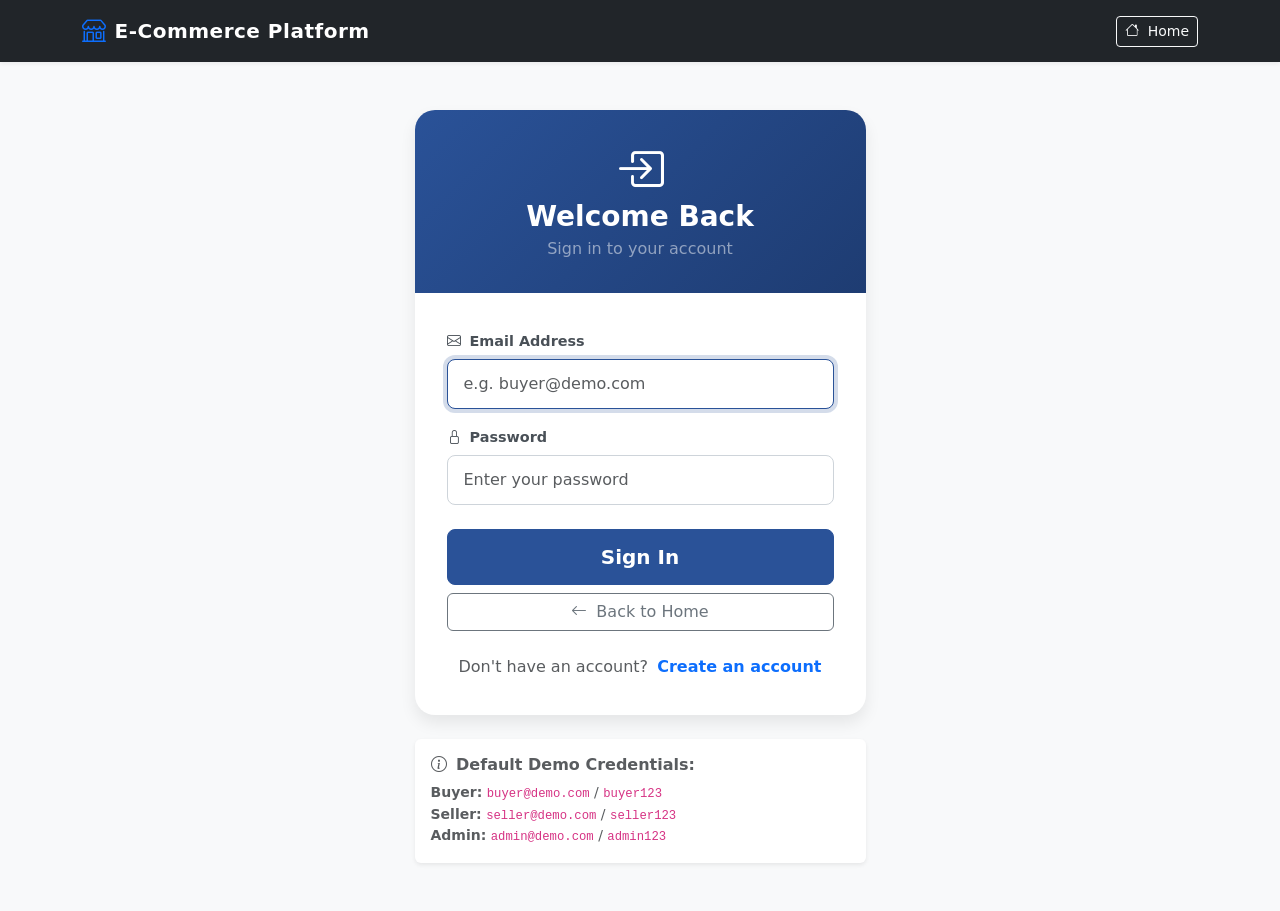
<file: src/main/resources/static/cart.html>
<!DOCTYPE html>
<html lang="en">
<head>
    <meta charset="UTF-8">
    <meta name="viewport" content="width=device-width, initial-scale=1.0">
    <title>Shopping Cart - Online E-Commerce Platform</title>
    <!-- Bootstrap 5.3 CSS -->
    <link href="https://cdn.jsdelivr.net/npm/bootstrap@5.3.3/dist/css/bootstrap.min.css" rel="stylesheet">
    <!-- Bootstrap Icons -->
    <link href="https://cdn.jsdelivr.net/npm/bootstrap-icons@1.11.3/font/bootstrap-icons.min.css" rel="stylesheet">
    <!-- Custom CSS -->
    <link href="css/style.css" rel="stylesheet">
    <!-- Immediate Authentication Guard -->
    <script>
        (function() {
            const token = localStorage.getItem('token');
            const userStr = localStorage.getItem('user');
            if (!token || !userStr) {
                window.location.replace('login.html');
                return;
            }
            try {
                const user = JSON.parse(userStr);
                if (!user || user.role !== 'BUYER') {
                    window.location.replace('index.html');
                }
            } catch (e) {
                window.location.replace('login.html');
            }
        })();
    </script>
</head>
<body>

    <!-- Navigation Bar -->
    <nav class="navbar navbar-expand-lg navbar-dark bg-dark">
        <div class="container">
            <a class="navbar-brand d-flex align-items-center" href="index.html">
                <i class="bi bi-shop me-2 text-primary fs-4"></i>
                <span>E-Commerce Platform</span>
            </a>
            <button class="navbar-toggler" type="button" data-bs-toggle="collapse" data-bs-target="#navbarContent"
                    aria-controls="navbarContent" aria-expanded="false" aria-label="Toggle navigation">
                <span class="navbar-toggler-icon"></span>
            </button>

            <div class="collapse navbar-collapse" id="navbarContent">
                <ul class="navbar-nav me-auto mb-2 mb-lg-0">
                    <li class="nav-item">
                        <a class="nav-link" href="index.html">
                            <i class="bi bi-house me-1"></i> Home
                        </a>
                    </li>
                    <li class="nav-item">
                        <a class="nav-link" href="products.html">
                            <i class="bi bi-grid me-1"></i> Products
                        </a>
                    </li>
                    <li class="nav-item">
                        <a class="nav-link active" aria-current="page" href="cart.html">
                            <i class="bi bi-cart3 me-1"></i> Cart
                        </a>
                    </li>
                    <li class="nav-item">
                        <a class="nav-link" href="orders.html">
                            <i class="bi bi-bag-check me-1"></i> My Orders
                        </a>
                    </li>
                </ul>

                <ul class="navbar-nav ms-auto align-items-center">
                    <li class="nav-item me-3 text-light">
                        <i class="bi bi-person-circle me-1"></i>
                        <span id="nav-user-name" class="fw-semibold">Buyer</span>
                        <span id="nav-user-role" class="badge bg-primary ms-1">BUYER</span>
                    </li>
                    <li class="nav-item">
                        <button class="btn btn-sm btn-outline-danger" onclick="Auth.logout()">
                            <i class="bi bi-box-arrow-right me-1"></i> Logout
                        </button>
                    </li>
                </ul>
            </div>
        </div>
    </nav>

    <!-- Main Content Area -->
    <main class="py-4">
        <div class="container">

            <!-- Page Title Header -->
            <div class="d-flex flex-wrap justify-content-between align-items-center pb-3 mb-4 border-bottom">
                <div>
                    <h2 class="fw-bold mb-1">
                        <i class="bi bi-cart3 text-primary me-2"></i>My Shopping Cart
                    </h2>
                    <p class="text-muted mb-0">Review items, adjust quantities, and manage your cart.</p>
                </div>
                <div class="mt-2 mt-md-0 d-flex gap-2">
                    <a href="products.html" class="btn btn-outline-primary btn-sm">
                        <i class="bi bi-arrow-left me-1"></i> Continue Shopping
                    </a>
                    <button id="btn-clear-cart" class="btn btn-outline-danger btn-sm d-none" onclick="handleClearCart()">
                        <i class="bi bi-trash3 me-1"></i> Clear Cart
                    </button>
                </div>
            </div>

            <!-- Loading Spinner State -->
            <div id="loading-state" class="text-center py-5">
                <div class="spinner-border text-primary" style="width: 3rem; height: 3rem;" role="status">
                    <span class="visually-hidden">Loading cart...</span>
                </div>
                <p class="mt-3 text-muted fw-semibold">Loading your shopping cart...</p>
            </div>

            <!-- Error Alert State -->
            <div id="error-state" class="d-none mb-4">
                <div class="alert alert-danger d-flex align-items-center shadow-sm p-4 rounded-3" role="alert">
                    <i class="bi bi-exclamation-triangle-fill fs-2 text-danger me-3"></i>
                    <div class="flex-grow-1">
                        <h5 class="alert-heading fw-bold mb-1">Unable to Load Cart</h5>
                        <p id="error-message" class="mb-0">Failed to load shopping cart. Please try again later.</p>
                    </div>
                    <button class="btn btn-danger ms-3 px-3" onclick="loadCart()">
                        <i class="bi bi-arrow-clockwise me-1"></i> Retry
                    </button>
                </div>
            </div>

            <!-- Empty Cart State -->
            <div id="empty-state" class="text-center py-5 d-none">
                <div class="mb-3 text-muted">
                    <i class="bi bi-cart-x fs-1 text-secondary opacity-50" style="font-size: 4rem;"></i>
                </div>
                <h4 class="fw-bold text-dark mb-2">Your cart is empty.</h4>
                <p class="text-muted mb-4">Looks like you haven't added any products to your cart yet.</p>
                <a href="products.html" class="btn btn-primary px-4 shadow-sm">
                    <i class="bi bi-grid me-1"></i> Browse Products
                </a>
            </div>

            <!-- Cart Content (Items + Summary) -->
            <div id="cart-content" class="row g-4 d-none">
                <!-- Cart Items Column -->
                <div class="col-12 col-lg-8">
                    <div class="card border-0 shadow-sm rounded-3 overflow-hidden">
                        <div class="card-header bg-white py-3 border-0">
                            <h5 class="fw-bold mb-0 text-dark">
                                Cart Items (<span id="cart-items-count-badge">0</span>)
                            </h5>
                        </div>
                        <div class="card-body p-0">
                            <div class="table-responsive">
                                <table class="table table-hover align-middle mb-0">
                                    <thead class="table-light">
                                        <tr>
                                            <th class="ps-3 py-3" style="min-width: 240px;">Product</th>
                                            <th class="py-3 text-center" style="min-width: 100px;">Price</th>
                                            <th class="py-3 text-center" style="min-width: 140px;">Quantity</th>
                                            <th class="py-3 text-end" style="min-width: 110px;">Subtotal</th>
                                            <th class="pe-3 py-3 text-center" style="width: 70px;">Action</th>
                                        </tr>
                                    </thead>
                                    <tbody id="cart-items-tbody">
                                        <!-- Dynamically generated cart item rows -->
                                    </tbody>
                                </table>
                            </div>
                        </div>
                    </div>
                </div>

                <!-- Order Summary Column -->
                <div class="col-12 col-lg-4">
                    <div class="card border-0 shadow-sm rounded-3 position-sticky" style="top: 20px;">
                        <div class="card-header bg-white py-3 border-0">
                            <h5 class="fw-bold mb-0 text-dark">
                                <i class="bi bi-receipt me-2 text-primary"></i>Order Summary
                            </h5>
                        </div>
                        <div class="card-body p-4 pt-2">
                            <div class="d-flex justify-content-between mb-2">
                                <span class="text-muted">Total Items:</span>
                                <span class="fw-semibold text-dark" id="summary-total-items">0 items</span>
                            </div>
                            <div class="d-flex justify-content-between mb-3">
                                <span class="text-muted">Subtotal:</span>
                                <span class="fw-semibold text-dark" id="summary-subtotal">₹0.00</span>
                            </div>
                            <hr class="my-3">
                            <div class="d-flex justify-content-between align-items-center mb-4">
                                <span class="fs-5 fw-bold text-dark">Total Amount:</span>
                                <span class="fs-4 fw-bold text-primary" id="summary-total-amount">₹0.00</span>
                            </div>

                            <!-- Checkout Button -->
                            <div class="d-grid gap-2">
                                <button class="btn btn-primary py-2 fw-semibold shadow-sm" onclick="handleCheckout()">
                                    <i class="bi bi-credit-card-2-front me-1"></i> Proceed to Checkout
                                </button>
                            </div>
                        </div>
                    </div>
                </div>
            </div>

        </div>
    </main>

    <!-- Footer -->
    <footer class="bg-dark text-white py-4 mt-auto">
        <div class="container text-center">
            <p class="mb-1 fw-semibold">Online E-Commerce Platform &copy; 2026</p>
            <p class="text-muted small mb-0">Built with Spring Boot 3.3.4, Java 21, MySQL (ecommerce_db) &amp; Bootstrap</p>
        </div>
    </footer>

    <!-- Toast Notification Container -->
    <div class="toast-container position-fixed bottom-0 end-0 p-3" style="z-index: 1080;" id="toast-container"></div>

    <!-- Bootstrap 5.3 JS Bundle -->
    <script src="https://cdn.jsdelivr.net/npm/bootstrap@5.3.3/dist/js/bootstrap.bundle.min.js"></script>
    <!-- Application Scripts -->
    <script src="js/api.js"></script>
    <script src="js/auth.js"></script>

    <script>
        // Escape HTML helper
        function escapeHtml(text) {
            if (text === null || text === undefined) return '';
            return String(text)
                .replace(/&/g, '&amp;')
                .replace(/</g, '&lt;')
                .replace(/>/g, '&gt;')
                .replace(/"/g, '&quot;')
                .replace(/'/g, '&#039;');
        }

        // Format Currency in Indian Rupees (₹)
        function formatCurrency(amount) {
            if (amount === null || amount === undefined) return '₹0.00';
            const num = Number(amount);
            if (isNaN(num)) return '₹0.00';
            return '₹' + num.toLocaleString('en-IN', {
                minimumFractionDigits: 2,
                maximumFractionDigits: 2
            });
        }

        // Toast notification helper
        function showToast(message, type = 'success') {
            const container = document.getElementById('toast-container');
            if (!container) return;
            const toastId = 'toast-' + Date.now();
            const icon = type === 'success' ? 'bi-check-circle-fill text-success' : 'bi-exclamation-triangle-fill text-danger';

            const toastHtml = `
                <div id="${toastId}" class="toast align-items-center bg-white border-0 shadow-lg show mb-2" role="alert" aria-live="assertive" aria-atomic="true">
                    <div class="d-flex">
                        <div class="toast-body d-flex align-items-center">
                            <i class="bi ${icon} fs-5 me-2"></i>
                            <div class="fw-semibold text-dark">${escapeHtml(message)}</div>
                        </div>
                        <button type="button" class="btn-close me-2 m-auto" data-bs-dismiss="toast" aria-label="Close" onclick="document.getElementById('${toastId}').remove()"></button>
                    </div>
                </div>
            `;
            container.insertAdjacentHTML('beforeend', toastHtml);
            setTimeout(() => {
                const el = document.getElementById(toastId);
                if (el) el.remove();
            }, 3500);
        }

        let currentCartData = null;

        // Render Cart items and totals
        function renderCart(cartData) {
            currentCartData = cartData;
            const loadingState = document.getElementById('loading-state');
            const errorState = document.getElementById('error-state');
            const emptyState = document.getElementById('empty-state');
            const cartContent = document.getElementById('cart-content');
            const btnClearCart = document.getElementById('btn-clear-cart');

            loadingState.classList.add('d-none');
            errorState.classList.add('d-none');

            if (!cartData || !cartData.items || cartData.items.length === 0) {
                emptyState.classList.remove('d-none');
                cartContent.classList.add('d-none');
                btnClearCart.classList.add('d-none');
                return;
            }

            emptyState.classList.add('d-none');
            cartContent.classList.remove('d-none');
            btnClearCart.classList.remove('d-none');

            // Render Item Rows
            const tbody = document.getElementById('cart-items-tbody');
            tbody.innerHTML = cartData.items.map(item => {
                const isMinQty = item.quantity <= 1;
                const isMaxQty = item.availableStock !== null && item.quantity >= item.availableStock;

                let stockBadge = '';
                if (item.availableStock !== null && item.availableStock !== undefined) {
                    stockBadge = `
                        <span class="badge bg-light text-secondary border small mt-1">
                            <i class="bi bi-box-seam me-1"></i>Stock: ${item.availableStock}
                        </span>
                    `;
                }

                let imgHtml = '';
                if (item.imageUrl && item.imageUrl.trim() !== '') {
                    imgHtml = `
                        <img src="${escapeHtml(item.imageUrl)}" class="rounded me-3 border" style="width: 54px; height: 54px; object-fit: cover;"
                             alt="${escapeHtml(item.productName)}"
                             onerror="this.onerror=null; this.parentElement.innerHTML='<div class=\\'rounded me-3 border bg-light d-flex align-items-center justify-content-center text-muted\\' style=\\'width: 54px; height: 54px;\\'><i class=\\'bi bi-box-seam fs-4\\'></i></div>';">
                    `;
                } else {
                    imgHtml = `
                        <div class="rounded me-3 border bg-light d-flex align-items-center justify-content-center text-muted" style="width: 54px; height: 54px;">
                            <i class="bi bi-box-seam fs-4"></i>
                        </div>
                    `;
                }

                return `
                    <tr id="cart-row-${item.productId}">
                        <td class="ps-3 py-3">
                            <div class="d-flex align-items-center">
                                ${imgHtml}
                                <div>
                                    <h6 class="mb-0 fw-bold text-dark text-truncate" style="max-width: 250px;" title="${escapeHtml(item.productName)}">
                                        ${escapeHtml(item.productName)}
                                    </h6>
                                    ${stockBadge}
                                </div>
                            </div>
                        </td>
                        <td class="py-3 text-center fw-semibold text-muted">
                            ${formatCurrency(item.productPrice)}
                        </td>
                        <td class="py-3 text-center">
                            <div class="input-group input-group-sm justify-content-center align-items-center" style="width: 120px; margin: 0 auto;">
                                <button class="btn btn-outline-secondary" type="button"
                                        ${isMinQty ? 'disabled' : ''}
                                        onclick="updateQuantity(${item.productId}, ${item.quantity - 1}, this)"
                                        title="Decrease quantity">
                                    <i class="bi bi-dash"></i>
                                </button>
                                <span class="input-group-text bg-white fw-bold px-3 text-center" style="min-width: 42px;">
                                    ${item.quantity}
                                </span>
                                <button class="btn btn-outline-secondary" type="button"
                                        ${isMaxQty ? 'disabled title="Max stock reached"' : ''}
                                        onclick="updateQuantity(${item.productId}, ${item.quantity + 1}, this)"
                                        title="Increase quantity">
                                    <i class="bi bi-plus"></i>
                                </button>
                            </div>
                        </td>
                        <td class="py-3 text-end fw-bold text-dark pe-2">
                            ${formatCurrency(item.subtotal)}
                        </td>
                        <td class="pe-3 py-3 text-center">
                            <button class="btn btn-sm btn-outline-danger" onclick="removeItem(${item.productId}, this)" title="Remove item">
                                <i class="bi bi-trash3"></i>
                            </button>
                        </td>
                    </tr>
                `;
            }).join('');

            // Update Counts and Totals (directly using backend response values)
            const totalCount = cartData.totalItems !== null && cartData.totalItems !== undefined ? cartData.totalItems : cartData.items.length;
            document.getElementById('cart-items-count-badge').textContent = totalCount;
            document.getElementById('summary-total-items').textContent = `${totalCount} item${totalCount === 1 ? '' : 's'}`;
            document.getElementById('summary-subtotal').textContent = formatCurrency(cartData.totalAmount);
            document.getElementById('summary-total-amount').textContent = formatCurrency(cartData.totalAmount);
        }

        // Fetch current cart from backend
        async function loadCart() {
            const loadingState = document.getElementById('loading-state');
            const errorState = document.getElementById('error-state');
            const emptyState = document.getElementById('empty-state');
            const cartContent = document.getElementById('cart-content');

            loadingState.classList.remove('d-none');
            errorState.classList.add('d-none');
            emptyState.classList.add('d-none');
            cartContent.classList.add('d-none');

            try {
                const response = await apiGet('/api/cart');
                renderCart(response);
            } catch (err) {
                loadingState.classList.add('d-none');
                cartContent.classList.add('d-none');

                if (err.status === 401 || err.status === 403) {
                    Auth.clearAuth();
                    window.location.replace('login.html');
                    return;
                }

                errorState.classList.remove('d-none');
                const errorMsg = document.getElementById('error-message');
                errorMsg.textContent = err.message || 'Failed to load your cart. Please try again.';
            }
        }

        // Update item quantity
        async function updateQuantity(productId, newQuantity, btn) {
            if (newQuantity < 1) return;

            // Temporarily disable button to prevent double-clicking
            if (btn) btn.disabled = true;

            try {
                const response = await apiPut(`/api/cart/items/${productId}`, {
                    quantity: newQuantity
                });
                renderCart(response);
                showToast('Cart updated.', 'success');
            } catch (err) {
                if (btn) btn.disabled = false;

                if (err.status === 401 || err.status === 403) {
                    Auth.clearAuth();
                    window.location.replace('login.html');
                    return;
                }

                const msg = err.message || 'Unable to update item quantity.';
                showToast(msg, 'danger');
            }
        }

        // Remove item from cart
        async function removeItem(productId, btn) {
            if (btn) btn.disabled = true;

            try {
                const response = await apiDelete(`/api/cart/items/${productId}`);
                renderCart(response);
                showToast('Item removed from cart.', 'success');
            } catch (err) {
                if (btn) btn.disabled = false;

                if (err.status === 401 || err.status === 403) {
                    Auth.clearAuth();
                    window.location.replace('login.html');
                    return;
                }

                const msg = err.message || 'Failed to remove item from cart.';
                showToast(msg, 'danger');
            }
        }

        // Clear entire cart
        async function handleClearCart() {
            if (!confirm('Are you sure you want to clear all items from your cart?')) {
                return;
            }

            const clearBtn = document.getElementById('btn-clear-cart');
            if (clearBtn) clearBtn.disabled = true;

            try {
                await apiDelete('/api/cart');
                showToast('Cart cleared successfully.', 'success');
                loadCart();
            } catch (err) {
                if (clearBtn) clearBtn.disabled = false;

                if (err.status === 401 || err.status === 403) {
                    Auth.clearAuth();
                    window.location.replace('login.html');
                    return;
                }

                const msg = err.message || 'Failed to clear cart.';
                showToast(msg, 'danger');
            }
        }

        // Proceed to Checkout
        function handleCheckout() {
            if (!currentCartData || !currentCartData.items || currentCartData.items.length === 0) {
                showToast('Your cart is empty. Please add items before proceeding to checkout.', 'danger');
                return;
            }
            window.location.href = 'checkout.html';
        }

        // Initialize on DOM load
        document.addEventListener('DOMContentLoaded', () => {
            const user = Auth.getUser();
            if (user && user.name) {
                document.getElementById('nav-user-name').textContent = user.name;
            }
            loadCart();
        });
    </script>
</body>
</html>
</file>
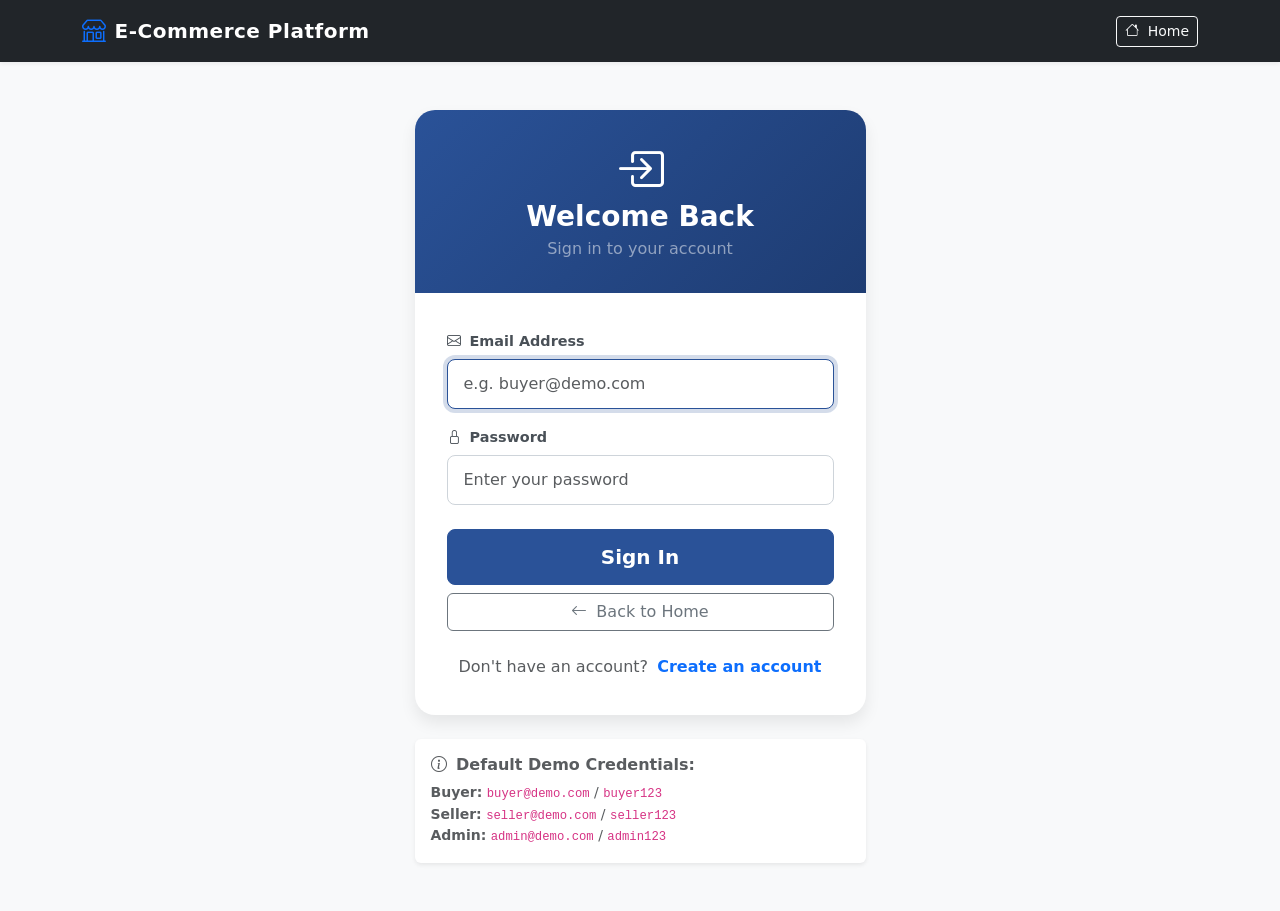
<file: src/main/resources/static/checkout.html>
<!DOCTYPE html>
<html lang="en">
<head>
    <meta charset="UTF-8">
    <meta name="viewport" content="width=device-width, initial-scale=1.0">
    <title>Checkout - Online E-Commerce Platform</title>
    <!-- Bootstrap 5.3 CSS -->
    <link href="https://cdn.jsdelivr.net/npm/bootstrap@5.3.3/dist/css/bootstrap.min.css" rel="stylesheet">
    <!-- Bootstrap Icons -->
    <link href="https://cdn.jsdelivr.net/npm/bootstrap-icons@1.11.3/font/bootstrap-icons.min.css" rel="stylesheet">
    <!-- Custom CSS -->
    <link href="css/style.css" rel="stylesheet">
    <!-- Immediate Authentication Guard -->
    <script>
        (function() {
            const token = localStorage.getItem('token');
            const userStr = localStorage.getItem('user');
            if (!token || !userStr) {
                window.location.replace('login.html');
                return;
            }
            try {
                const user = JSON.parse(userStr);
                if (!user || user.role !== 'BUYER') {
                    window.location.replace('index.html');
                }
            } catch (e) {
                window.location.replace('login.html');
            }
        })();
    </script>
</head>
<body>

    <!-- Navigation Bar -->
    <nav class="navbar navbar-expand-lg navbar-dark bg-dark">
        <div class="container">
            <a class="navbar-brand d-flex align-items-center" href="index.html">
                <i class="bi bi-shop me-2 text-primary fs-4"></i>
                <span>E-Commerce Platform</span>
            </a>
            <button class="navbar-toggler" type="button" data-bs-toggle="collapse" data-bs-target="#navbarContent"
                    aria-controls="navbarContent" aria-expanded="false" aria-label="Toggle navigation">
                <span class="navbar-toggler-icon"></span>
            </button>

            <div class="collapse navbar-collapse" id="navbarContent">
                <ul class="navbar-nav me-auto mb-2 mb-lg-0">
                    <li class="nav-item">
                        <a class="nav-link" href="index.html">
                            <i class="bi bi-house me-1"></i> Home
                        </a>
                    </li>
                    <li class="nav-item">
                        <a class="nav-link" href="products.html">
                            <i class="bi bi-grid me-1"></i> Products
                        </a>
                    </li>
                    <li class="nav-item">
                        <a class="nav-link" href="cart.html">
                            <i class="bi bi-cart3 me-1"></i> Cart
                        </a>
                    </li>
                    <li class="nav-item">
                        <a class="nav-link" href="orders.html">
                            <i class="bi bi-bag-check me-1"></i> My Orders
                        </a>
                    </li>
                </ul>

                <ul class="navbar-nav ms-auto align-items-center">
                    <li class="nav-item me-3 text-light">
                        <i class="bi bi-person-circle me-1"></i>
                        <span id="nav-user-name" class="fw-semibold">Buyer</span>
                        <span id="nav-user-role" class="badge bg-primary ms-1">BUYER</span>
                    </li>
                    <li class="nav-item">
                        <button class="btn btn-sm btn-outline-danger" onclick="Auth.logout()">
                            <i class="bi bi-box-arrow-right me-1"></i> Logout
                        </button>
                    </li>
                </ul>
            </div>
        </div>
    </nav>

    <!-- Main Content Area -->
    <main class="py-4">
        <div class="container">

            <!-- Page Title Header -->
            <div class="d-flex flex-wrap justify-content-between align-items-center pb-3 mb-4 border-bottom">
                <div>
                    <h2 class="fw-bold mb-1">
                        <i class="bi bi-credit-card-2-front text-primary me-2"></i>Checkout
                    </h2>
                    <p class="text-muted mb-0">Review your order details and confirm your purchase.</p>
                </div>
                <div class="mt-2 mt-md-0">
                    <a href="cart.html" class="btn btn-outline-secondary btn-sm">
                        <i class="bi bi-arrow-left me-1"></i> Return to Cart
                    </a>
                </div>
            </div>

            <!-- Loading Spinner State -->
            <div id="loading-state" class="text-center py-5">
                <div class="spinner-border text-primary" style="width: 3rem; height: 3rem;" role="status">
                    <span class="visually-hidden">Loading checkout details...</span>
                </div>
                <p class="mt-3 text-muted fw-semibold">Loading your order details...</p>
            </div>

            <!-- Error Alert State (Data Load Failure) -->
            <div id="load-error-state" class="d-none mb-4">
                <div class="alert alert-danger d-flex align-items-center shadow-sm p-4 rounded-3" role="alert">
                    <i class="bi bi-exclamation-triangle-fill fs-2 text-danger me-3"></i>
                    <div class="flex-grow-1">
                        <h5 class="alert-heading fw-bold mb-1">Unable to Load Checkout</h5>
                        <p id="load-error-message" class="mb-0">Failed to load order details. Please try again later.</p>
                    </div>
                    <button class="btn btn-danger ms-3 px-3" onclick="loadCheckout()">
                        <i class="bi bi-arrow-clockwise me-1"></i> Retry
                    </button>
                </div>
            </div>

            <!-- Empty Cart Notice State -->
            <div id="empty-cart-state" class="text-center py-5 d-none">
                <div class="mb-3 text-muted">
                    <i class="bi bi-cart-x fs-1 text-secondary opacity-50" style="font-size: 4rem;"></i>
                </div>
                <h4 class="fw-bold text-dark mb-2">Your cart is empty.</h4>
                <p class="text-muted mb-4">You need items in your cart before you can proceed to checkout.</p>
                <div class="d-flex justify-content-center gap-2">
                    <a href="products.html" class="btn btn-primary px-4 shadow-sm">
                        <i class="bi bi-grid me-1"></i> Browse Products
                    </a>
                    <a href="cart.html" class="btn btn-outline-secondary px-4">
                        <i class="bi bi-cart3 me-1"></i> View Cart
                    </a>
                </div>
            </div>

            <!-- Checkout Review & Placement Content -->
            <div id="checkout-content" class="row g-4 d-none">

                <!-- Left Column: Order Items Review + Customer Info -->
                <div class="col-12 col-lg-8">

                    <!-- Order Items Review Card -->
                    <div class="card border-0 shadow-sm rounded-3 overflow-hidden mb-4">
                        <div class="card-header bg-white py-3 border-0 d-flex justify-content-between align-items-center">
                            <h5 class="fw-bold mb-0 text-dark">
                                <i class="bi bi-bag-check me-2 text-primary"></i>Items in Your Order
                            </h5>
                            <span class="badge bg-light text-muted border px-2 py-1">
                                <span id="checkout-items-count">0</span> items
                            </span>
                        </div>
                        <div class="card-body p-0">
                            <div class="table-responsive">
                                <table class="table align-middle mb-0">
                                    <thead class="table-light">
                                        <tr>
                                            <th class="ps-3 py-3" style="min-width: 220px;">Product</th>
                                            <th class="py-3 text-center" style="min-width: 80px;">Qty</th>
                                            <th class="py-3 text-end" style="min-width: 100px;">Price</th>
                                            <th class="pe-3 py-3 text-end" style="min-width: 110px;">Subtotal</th>
                                        </tr>
                                    </thead>
                                    <tbody id="checkout-items-tbody">
                                        <!-- Dynamically generated item rows -->
                                    </tbody>
                                </table>
                            </div>
                        </div>
                    </div>

                    <!-- Customer & Delivery Summary Card -->
                    <div class="card border-0 shadow-sm rounded-3">
                        <div class="card-header bg-white py-3 border-0">
                            <h5 class="fw-bold mb-0 text-dark">
                                <i class="bi bi-person-badge me-2 text-primary"></i>Customer &amp; Delivery Information
                            </h5>
                        </div>
                        <div class="card-body p-4 pt-2">
                            <div class="row g-3">
                                <div class="col-md-6">
                                    <div class="p-3 bg-light rounded-3 h-100">
                                        <small class="text-muted d-block text-uppercase fw-semibold mb-1">Buyer Details</small>
                                        <div class="fw-bold text-dark fs-6" id="buyer-info-name">Buyer User</div>
                                        <div class="text-muted small" id="buyer-info-email">buyer@demo.com</div>
                                        <span class="badge bg-primary-subtle text-primary mt-2">Verified Buyer</span>
                                    </div>
                                </div>
                                <div class="col-md-6">
                                    <div class="p-3 bg-light rounded-3 h-100">
                                        <small class="text-muted d-block text-uppercase fw-semibold mb-1">Fulfillment &amp; Payment</small>
                                        <div class="fw-bold text-dark fs-6">Standard Delivery</div>
                                        <div class="text-muted small">College Demo / Cash On Delivery</div>
                                        <span class="badge bg-success-subtle text-success mt-2">Free Delivery Included</span>
                                    </div>
                                </div>
                            </div>
                        </div>
                    </div>

                </div>

                <!-- Right Column: Payment & Place Order Sidebar -->
                <div class="col-12 col-lg-4">
                    <div class="card border-0 shadow-sm rounded-3 position-sticky" style="top: 20px;">
                        <div class="card-header bg-white py-3 border-0">
                            <h5 class="fw-bold mb-0 text-dark">
                                <i class="bi bi-receipt me-2 text-primary"></i>Payment Summary
                            </h5>
                        </div>
                        <div class="card-body p-4 pt-2">
                            <div class="d-flex justify-content-between mb-2">
                                <span class="text-muted">Items Total:</span>
                                <span class="fw-semibold text-dark" id="summary-items-total">₹0.00</span>
                            </div>
                            <div class="d-flex justify-content-between mb-2">
                                <span class="text-muted">Delivery Charges:</span>
                                <span class="fw-bold text-success">FREE</span>
                            </div>
                            <hr class="my-3">
                            <div class="d-flex justify-content-between align-items-center mb-4">
                                <span class="fs-5 fw-bold text-dark">Total Payable:</span>
                                <span class="fs-3 fw-bold text-primary" id="summary-payable-amount">₹0.00</span>
                            </div>

                            <!-- Error Alert (Displayed on Place Order Failure) -->
                            <div id="place-order-error" class="alert alert-danger py-2 px-3 small mb-3 d-none" role="alert">
                                <i class="bi bi-exclamation-circle-fill me-1"></i>
                                <span id="place-order-error-message">Unable to place order.</span>
                            </div>

                            <!-- Place Order Button -->
                            <div class="d-grid gap-2">
                                <button id="btn-place-order" class="btn btn-success btn-lg py-3 fw-bold shadow-sm" onclick="handlePlaceOrder()">
                                    <i class="bi bi-bag-check-fill me-2"></i> Place Order
                                </button>
                            </div>

                            <div class="text-center mt-3 text-muted small">
                                <i class="bi bi-shield-lock-fill me-1 text-success"></i>
                                Safe &amp; Secure Checkout
                            </div>
                        </div>
                    </div>
                </div>

            </div>

            <!-- Order Success Confirmation State -->
            <div id="order-success-state" class="d-none">
                <div class="row justify-content-center">
                    <div class="col-12 col-md-9 col-lg-7">
                        <div class="card border-0 shadow rounded-4 text-center p-4 p-md-5">
                            <div class="mb-3 text-success">
                                <i class="bi bi-check-circle-fill" style="font-size: 4.5rem;"></i>
                            </div>
                            <h2 class="fw-bold text-dark mb-2">Order Placed Successfully!</h2>
                            <p class="text-muted mb-4">
                                Thank you for your purchase. Your order has been placed and confirmed in the system.
                            </p>

                            <!-- Order Details Box -->
                            <div class="bg-light rounded-3 p-4 mb-4 text-start">
                                <div class="row g-3">
                                    <div class="col-sm-6">
                                        <small class="text-muted d-block text-uppercase fw-semibold">Order ID</small>
                                        <span class="fs-5 fw-bold text-dark" id="success-order-id">#---</span>
                                    </div>
                                    <div class="col-sm-6">
                                        <small class="text-muted d-block text-uppercase fw-semibold">Status</small>
                                        <span class="badge bg-success fs-6" id="success-order-status">PLACED</span>
                                    </div>
                                    <div class="col-sm-6">
                                        <small class="text-muted d-block text-uppercase fw-semibold">Order Date</small>
                                        <span class="fw-semibold text-dark" id="success-order-date">---</span>
                                    </div>
                                    <div class="col-sm-6">
                                        <small class="text-muted d-block text-uppercase fw-semibold">Total Amount</small>
                                        <span class="fs-5 fw-bold text-primary" id="success-order-total">₹0.00</span>
                                    </div>
                                </div>
                            </div>

                            <!-- Items Summary in Confirmation -->
                            <div class="text-start mb-4">
                                <h6 class="fw-bold text-dark mb-2">
                                    <i class="bi bi-box-seam me-1 text-primary"></i>Items Ordered (<span id="success-items-count">0</span>)
                                </h6>
                                <div class="list-group list-group-flush rounded-3 border" id="success-items-list">
                                    <!-- Populated dynamically -->
                                </div>
                            </div>

                            <!-- Next Actions -->
                            <div class="d-flex flex-wrap justify-content-center gap-3">
                                <a href="orders.html" class="btn btn-primary px-4 py-2 fw-semibold shadow-sm">
                                    <i class="bi bi-bag-check me-1"></i> View My Orders
                                </a>
                                <a href="products.html" class="btn btn-outline-primary px-4 py-2 fw-semibold">
                                    <i class="bi bi-grid me-1"></i> Continue Shopping
                                </a>
                            </div>
                        </div>
                    </div>
                </div>
            </div>

        </div>
    </main>

    <!-- Footer -->
    <footer class="bg-dark text-white py-4 mt-auto">
        <div class="container text-center">
            <p class="mb-1 fw-semibold">Online E-Commerce Platform &copy; 2026</p>
            <p class="text-muted small mb-0">Built with Spring Boot 3.3.4, Java 21, MySQL (ecommerce_db) &amp; Bootstrap</p>
        </div>
    </footer>

    <!-- Bootstrap 5.3 JS Bundle -->
    <script src="https://cdn.jsdelivr.net/npm/bootstrap@5.3.3/dist/js/bootstrap.bundle.min.js"></script>
    <!-- Application Scripts -->
    <script src="js/api.js"></script>
    <script src="js/auth.js"></script>

    <script>
        // State variables
        let currentCart = null;
        let isPlacingOrder = false;

        // Escape HTML helper
        function escapeHtml(text) {
            if (text === null || text === undefined) return '';
            return String(text)
                .replace(/&/g, '&amp;')
                .replace(/</g, '&lt;')
                .replace(/>/g, '&gt;')
                .replace(/"/g, '&quot;')
                .replace(/'/g, '&#039;');
        }

        // Format Currency in Indian Rupees (₹)
        function formatCurrency(amount) {
            if (amount === null || amount === undefined) return '₹0.00';
            const num = Number(amount);
            if (isNaN(num)) return '₹0.00';
            return '₹' + num.toLocaleString('en-IN', {
                minimumFractionDigits: 2,
                maximumFractionDigits: 2
            });
        }

        // Format Date/Time
        function formatDateTime(dateStr) {
            if (!dateStr) return 'N/A';
            try {
                const d = new Date(dateStr);
                if (isNaN(d.getTime())) return dateStr;
                return d.toLocaleDateString(undefined, {
                    year: 'numeric',
                    month: 'short',
                    day: 'numeric',
                    hour: '2-digit',
                    minute: '2-digit'
                });
            } catch (e) {
                return dateStr;
            }
        }

        // Render Checkout details from current cart
        function renderCheckout(cartData) {
            currentCart = cartData;

            const loadingState = document.getElementById('loading-state');
            const loadErrorState = document.getElementById('load-error-state');
            const emptyCartState = document.getElementById('empty-cart-state');
            const checkoutContent = document.getElementById('checkout-content');

            loadingState.classList.add('d-none');
            loadErrorState.classList.add('d-none');

            // If cart is empty, show empty notice
            if (!cartData || !cartData.items || cartData.items.length === 0) {
                emptyCartState.classList.remove('d-none');
                checkoutContent.classList.add('d-none');
                return;
            }

            emptyCartState.classList.add('d-none');
            checkoutContent.classList.remove('d-none');

            // Populate Customer Information from stored auth profile
            const user = Auth.getUser();
            if (user) {
                document.getElementById('buyer-info-name').textContent = user.name || 'Buyer';
                document.getElementById('buyer-info-email').textContent = user.email || '';
            }

            // Populate Items Table
            const tbody = document.getElementById('checkout-items-tbody');
            tbody.innerHTML = cartData.items.map(item => {
                let imgHtml = '';
                if (item.imageUrl && item.imageUrl.trim() !== '') {
                    imgHtml = `
                        <img src="${escapeHtml(item.imageUrl)}" class="rounded me-3 border"
                             style="width: 48px; height: 48px; object-fit: cover;" alt="${escapeHtml(item.productName)}"
                             onerror="this.onerror=null; this.parentElement.innerHTML='<div class=\\'rounded me-3 border bg-light d-flex align-items-center justify-content-center text-muted\\' style=\\'width: 48px; height: 48px;\\'><i class=\\'bi bi-box-seam fs-4\\'></i></div>';">
                    `;
                } else {
                    imgHtml = `
                        <div class="rounded me-3 border bg-light d-flex align-items-center justify-content-center text-muted" style="width: 48px; height: 48px;">
                            <i class="bi bi-box-seam fs-4"></i>
                        </div>
                    `;
                }

                return `
                    <tr>
                        <td class="ps-3 py-3">
                            <div class="d-flex align-items-center">
                                ${imgHtml}
                                <div>
                                    <h6 class="mb-0 fw-bold text-dark text-truncate" style="max-width: 250px;" title="${escapeHtml(item.productName)}">
                                        ${escapeHtml(item.productName)}
                                    </h6>
                                    <small class="text-muted">Unit Price: ${formatCurrency(item.productPrice)}</small>
                                </div>
                            </div>
                        </td>
                        <td class="py-3 text-center">
                            <span class="badge bg-light text-dark border px-2 py-1">× ${item.quantity}</span>
                        </td>
                        <td class="py-3 text-end text-muted small">
                            ${formatCurrency(item.productPrice)}
                        </td>
                        <td class="pe-3 py-3 text-end fw-bold text-dark">
                            ${formatCurrency(item.subtotal)}
                        </td>
                    </tr>
                `;
            }).join('');

            // Totals
            const totalCount = cartData.totalItems !== null && cartData.totalItems !== undefined ? cartData.totalItems : cartData.items.length;
            document.getElementById('checkout-items-count').textContent = totalCount;
            document.getElementById('summary-items-total').textContent = formatCurrency(cartData.totalAmount);
            document.getElementById('summary-payable-amount').textContent = formatCurrency(cartData.totalAmount);
        }

        // Fetch current cart for checkout review
        async function loadCheckout() {
            const loadingState = document.getElementById('loading-state');
            const loadErrorState = document.getElementById('load-error-state');
            const emptyCartState = document.getElementById('empty-cart-state');
            const checkoutContent = document.getElementById('checkout-content');

            loadingState.classList.remove('d-none');
            loadErrorState.classList.add('d-none');
            emptyCartState.classList.add('d-none');
            checkoutContent.classList.add('d-none');

            try {
                const response = await apiGet('/api/cart');
                renderCheckout(response);
            } catch (err) {
                loadingState.classList.add('d-none');
                checkoutContent.classList.add('d-none');

                if (err.status === 401 || err.status === 403) {
                    Auth.clearAuth();
                    window.location.replace('login.html');
                    return;
                }

                loadErrorState.classList.remove('d-none');
                const msgEl = document.getElementById('load-error-message');
                msgEl.textContent = err.message || 'Failed to load your cart. Please try again.';
            }
        }

        // Place Order Handler
        async function handlePlaceOrder() {
            if (isPlacingOrder) return;

            const btn = document.getElementById('btn-place-order');
            const errorContainer = document.getElementById('place-order-error');
            const errorMsg = document.getElementById('place-order-error-message');

            errorContainer.classList.add('d-none');

            // Quick check
            if (!currentCart || !currentCart.items || currentCart.items.length === 0) {
                errorContainer.classList.remove('d-none');
                errorMsg.textContent = 'Cannot place order. Your cart is empty.';
                return;
            }

            // Lock button & show loading state to prevent rapid double-clicks
            isPlacingOrder = true;
            const originalBtnHtml = btn.innerHTML;
            btn.disabled = true;
            btn.innerHTML = `<span class="spinner-border spinner-border-sm me-2" role="status" aria-hidden="true"></span>Placing Order...`;

            try {
                // Call existing Order API: POST /api/orders (no request body needed)
                const orderResponse = await apiPost('/api/orders');

                // Render Order Confirmation
                renderOrderSuccess(orderResponse);

            } catch (err) {
                isPlacingOrder = false;
                btn.disabled = false;
                btn.innerHTML = originalBtnHtml;

                if (err.status === 401 || err.status === 403) {
                    Auth.clearAuth();
                    window.location.replace('login.html');
                    return;
                }

                // Show friendly error without technical stack traces
                errorContainer.classList.remove('d-none');
                errorMsg.textContent = err.message || 'Unable to place order. Please review your cart and try again.';
            }
        }

        // Render Order Success Panel
        function renderOrderSuccess(order) {
            document.getElementById('checkout-content').classList.add('d-none');
            const successState = document.getElementById('order-success-state');
            successState.classList.remove('d-none');

            document.getElementById('success-order-id').textContent = `#${order.id || 'N/A'}`;
            document.getElementById('success-order-status').textContent = order.status || 'PLACED';
            document.getElementById('success-order-date').textContent = formatDateTime(order.orderDate);
            document.getElementById('success-order-total').textContent = formatCurrency(order.totalAmount);

            const itemsCount = order.totalItems !== null && order.totalItems !== undefined
                ? order.totalItems
                : (order.items ? order.items.length : 0);
            document.getElementById('success-items-count').textContent = itemsCount;

            // Render Ordered Items list
            const itemsList = document.getElementById('success-items-list');
            if (order.items && order.items.length > 0) {
                itemsList.innerHTML = order.items.map(item => `
                    <div class="list-group-item d-flex justify-content-between align-items-center py-2 px-3">
                        <div>
                            <span class="fw-semibold text-dark">${escapeHtml(item.productName || 'Product')}</span>
                            <span class="badge bg-light text-muted border ms-2">Qty: ${item.quantity}</span>
                        </div>
                        <span class="fw-bold text-dark">${formatCurrency(item.subtotal)}</span>
                    </div>
                `).join('');
            } else {
                itemsList.innerHTML = '<div class="list-group-item py-2 px-3 text-muted">Order items recorded.</div>';
            }

            // Scroll to top
            window.scrollTo({ top: 0, behavior: 'smooth' });
        }

        // Initialize on DOM load
        document.addEventListener('DOMContentLoaded', () => {
            const user = Auth.getUser();
            if (user && user.name) {
                document.getElementById('nav-user-name').textContent = user.name;
            }
            loadCheckout();
        });
    </script>
</body>
</html>
</file>
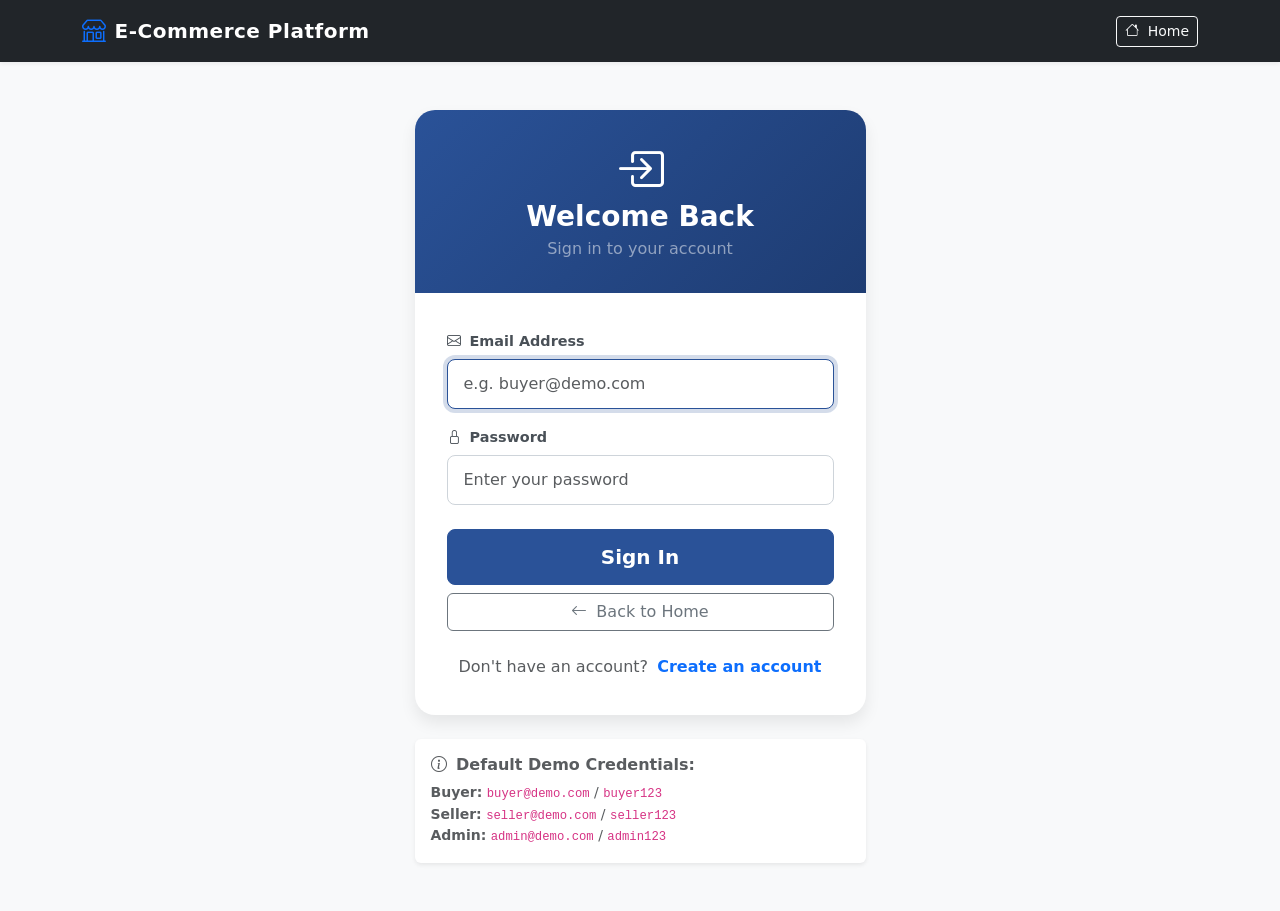
<file: src/main/resources/static/login.html>
<!DOCTYPE html>
<html lang="en">
<head>
    <meta charset="UTF-8">
    <meta name="viewport" content="width=device-width, initial-scale=1.0">
    <title>Login - Online E-Commerce Platform</title>
    <!-- Bootstrap 5.3 CSS -->
    <link href="https://cdn.jsdelivr.net/npm/bootstrap@5.3.3/dist/css/bootstrap.min.css" rel="stylesheet">
    <!-- Bootstrap Icons -->
    <link href="https://cdn.jsdelivr.net/npm/bootstrap-icons@1.11.3/font/bootstrap-icons.min.css" rel="stylesheet">
    <!-- Custom CSS -->
    <link href="css/style.css" rel="stylesheet">
</head>
<body class="bg-light">

    <!-- Simple Navbar -->
    <nav class="navbar navbar-dark bg-dark">
        <div class="container">
            <a class="navbar-brand d-flex align-items-center" href="index.html">
                <i class="bi bi-shop me-2 text-primary fs-4"></i>
                <span>E-Commerce Platform</span>
            </a>
            <a href="index.html" class="btn btn-sm btn-outline-light">
                <i class="bi bi-house me-1"></i> Home
            </a>
        </div>
    </nav>

    <!-- Main Container -->
    <main class="py-5">
        <div class="container">
            <div class="row justify-content-center">
                <div class="col-md-7 col-lg-5">
                    <div class="auth-card">
                        <!-- Card Header -->
                        <div class="auth-header">
                            <i class="bi bi-box-arrow-in-right display-5 mb-2"></i>
                            <h3>Welcome Back</h3>
                            <p class="text-white-50 mb-0">Sign in to your account</p>
                        </div>

                        <!-- Card Body -->
                        <div class="auth-body">
                            <!-- Alert Message Area -->
                            <div id="alert-container"></div>

                            <form id="login-form" novalidate>
                                <!-- Email Field -->
                                <div class="mb-3">
                                    <label for="email" class="form-label">
                                        <i class="bi bi-envelope me-1"></i> Email Address
                                    </label>
                                    <input type="email" class="form-control" id="email" name="email"
                                           placeholder="e.g. buyer@demo.com" required autofocus>
                                    <div class="invalid-feedback">Please enter a valid email address.</div>
                                </div>

                                <!-- Password Field -->
                                <div class="mb-4">
                                    <label for="password" class="form-label">
                                        <i class="bi bi-lock me-1"></i> Password
                                    </label>
                                    <input type="password" class="form-control" id="password" name="password"
                                           placeholder="Enter your password" required>
                                    <div class="invalid-feedback">Please enter your password.</div>
                                </div>

                                <!-- Action Buttons -->
                                <div class="d-grid gap-2 mb-3">
                                    <button type="submit" id="btn-login" class="btn btn-primary btn-lg">
                                        <span id="btn-spinner" class="spinner-border spinner-border-sm d-none" role="status" aria-hidden="true"></span>
                                        <span id="btn-text">Sign In</span>
                                    </button>
                                    <a href="index.html" class="btn btn-outline-secondary">
                                        <i class="bi bi-arrow-left me-1"></i> Back to Home
                                    </a>
                                </div>

                                <!-- Register Link -->
                                <div class="text-center pt-2">
                                    <span class="text-muted">Don't have an account?</span>
                                    <a href="register.html" class="fw-semibold text-decoration-none ms-1">Create an account</a>
                                </div>
                            </form>
                        </div>
                    </div>

                    <!-- Demo Credentials Helper Card for College Testing -->
                    <div class="card mt-4 border-0 shadow-sm bg-white">
                        <div class="card-body p-3">
                            <h6 class="card-title fw-bold text-muted mb-2">
                                <i class="bi bi-info-circle me-1"></i> Default Demo Credentials:
                            </h6>
                            <div class="small text-muted">
                                <div><strong>Buyer:</strong> <code>buyer@demo.com</code> / <code>buyer123</code></div>
                                <div><strong>Seller:</strong> <code>seller@demo.com</code> / <code>seller123</code></div>
                                <div><strong>Admin:</strong> <code>admin@demo.com</code> / <code>admin123</code></div>
                            </div>
                        </div>
                    </div>
                </div>
            </div>
        </div>
    </main>

    <!-- Bootstrap 5.3 JS Bundle -->
    <script src="https://cdn.jsdelivr.net/npm/bootstrap@5.3.3/dist/js/bootstrap.bundle.min.js"></script>
    <!-- Application Scripts -->
    <script src="js/api.js"></script>
    <script src="js/auth.js"></script>

    <script>
        document.addEventListener('DOMContentLoaded', () => {
            // If already logged in, redirect to their role dashboard
            if (Auth.isLoggedIn()) {
                const user = Auth.getUser();
                if (user && user.role) {
                    Auth.redirectByRole(user.role);
                    return;
                }
            }

            const loginForm = document.getElementById('login-form');
            const emailInput = document.getElementById('email');
            const passwordInput = document.getElementById('password');
            const btnLogin = document.getElementById('btn-login');
            const btnSpinner = document.getElementById('btn-spinner');
            const btnText = document.getElementById('btn-text');
            const alertContainer = document.getElementById('alert-container');

            function showAlert(message, type = 'danger') {
                alertContainer.innerHTML = `
                    <div class="alert alert-${type} alert-dismissible fade show shadow-sm" role="alert">
                        <i class="bi bi-exclamation-triangle-fill me-2"></i>
                        <span>${message}</span>
                        <button type="button" class="btn-close" data-bs-dismiss="alert" aria-label="Close"></button>
                    </div>
                `;
            }

            function clearAlert() {
                alertContainer.innerHTML = '';
            }

            function setLoading(isLoading) {
                if (isLoading) {
                    btnLogin.disabled = true;
                    btnSpinner.classList.remove('d-none');
                    btnText.textContent = 'Signing in...';
                } else {
                    btnLogin.disabled = false;
                    btnSpinner.classList.add('d-none');
                    btnText.textContent = 'Sign In';
                }
            }

            loginForm.addEventListener('submit', async (e) => {
                e.preventDefault();
                clearAlert();

                // Basic validation
                const email = emailInput.value.trim();
                const password = passwordInput.value;

                if (!email || !password) {
                    showAlert('Please enter both email and password.');
                    return;
                }

                setLoading(true);

                try {
                    const response = await Auth.login(email, password);
                    showAlert('Login successful! Redirecting...', 'success');

                    // Small delay for smooth UX transition
                    setTimeout(() => {
                        Auth.redirectByRole(response.role);
                    }, 500);
                } catch (err) {
                    showAlert(err.message || 'Login failed. Please check your credentials and try again.');
                } finally {
                    setLoading(false);
                }
            });
        });
    </script>
</body>
</html>
</file>
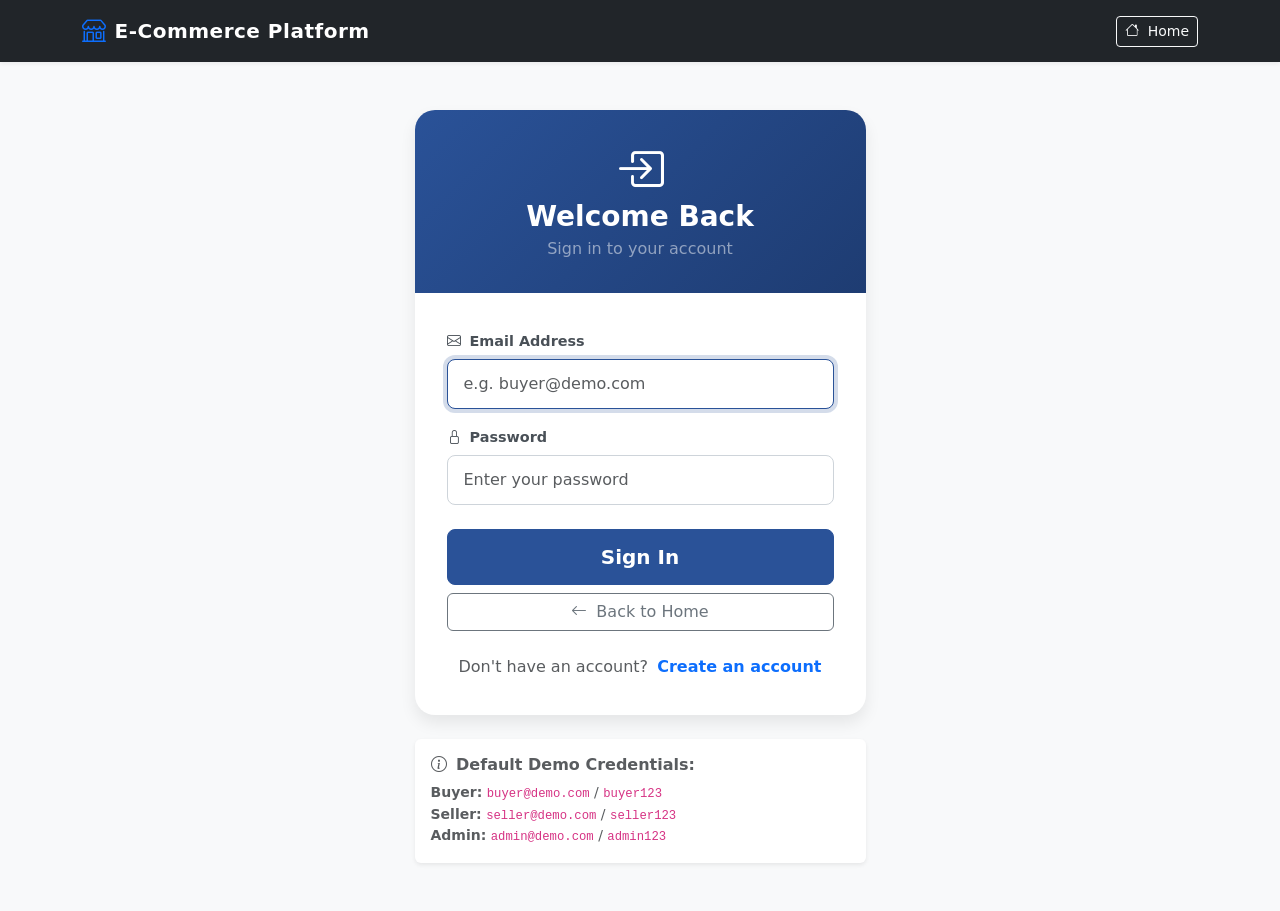
<file: src/main/resources/static/orders.html>
<!DOCTYPE html>
<html lang="en">
<head>
    <meta charset="UTF-8">
    <meta name="viewport" content="width=device-width, initial-scale=1.0">
    <title>My Orders - Online E-Commerce Platform</title>
    <!-- Bootstrap 5.3 CSS -->
    <link href="https://cdn.jsdelivr.net/npm/bootstrap@5.3.3/dist/css/bootstrap.min.css" rel="stylesheet">
    <!-- Bootstrap Icons -->
    <link href="https://cdn.jsdelivr.net/npm/bootstrap-icons@1.11.3/font/bootstrap-icons.min.css" rel="stylesheet">
    <!-- Custom CSS -->
    <link href="css/style.css" rel="stylesheet">
    <!-- Immediate Authentication Guard -->
    <script>
        (function() {
            const token = localStorage.getItem('token');
            const userStr = localStorage.getItem('user');
            if (!token || !userStr) {
                window.location.replace('login.html');
                return;
            }
            try {
                const user = JSON.parse(userStr);
                if (!user || user.role !== 'BUYER') {
                    window.location.replace('index.html');
                }
            } catch (e) {
                window.location.replace('login.html');
            }
        })();
    </script>
</head>
<body>

    <!-- Navigation Bar -->
    <nav class="navbar navbar-expand-lg navbar-dark bg-dark">
        <div class="container">
            <a class="navbar-brand d-flex align-items-center" href="index.html">
                <i class="bi bi-shop me-2 text-primary fs-4"></i>
                <span>E-Commerce Platform</span>
            </a>
            <button class="navbar-toggler" type="button" data-bs-toggle="collapse" data-bs-target="#navbarContent"
                    aria-controls="navbarContent" aria-expanded="false" aria-label="Toggle navigation">
                <span class="navbar-toggler-icon"></span>
            </button>

            <div class="collapse navbar-collapse" id="navbarContent">
                <ul class="navbar-nav me-auto mb-2 mb-lg-0">
                    <li class="nav-item">
                        <a class="nav-link" href="index.html">
                            <i class="bi bi-house me-1"></i> Home
                        </a>
                    </li>
                    <li class="nav-item">
                        <a class="nav-link" href="products.html">
                            <i class="bi bi-grid me-1"></i> Products
                        </a>
                    </li>
                    <li class="nav-item">
                        <a class="nav-link" href="cart.html">
                            <i class="bi bi-cart3 me-1"></i> Cart
                        </a>
                    </li>
                    <li class="nav-item">
                        <a class="nav-link active" aria-current="page" href="orders.html">
                            <i class="bi bi-bag-check me-1"></i> My Orders
                        </a>
                    </li>
                </ul>

                <ul class="navbar-nav ms-auto align-items-center">
                    <li class="nav-item me-3 text-light">
                        <i class="bi bi-person-circle me-1"></i>
                        <span id="nav-user-name" class="fw-semibold">Buyer</span>
                        <span id="nav-user-role" class="badge bg-primary ms-1">BUYER</span>
                    </li>
                    <li class="nav-item">
                        <button class="btn btn-sm btn-outline-danger" onclick="Auth.logout()">
                            <i class="bi bi-box-arrow-right me-1"></i> Logout
                        </button>
                    </li>
                </ul>
            </div>
        </div>
    </nav>

    <!-- Main Content -->
    <main class="py-4">
        <div class="container">

            <!-- Breadcrumb & Header -->
            <div class="d-flex flex-wrap justify-content-between align-items-center gap-3 mb-4">
                <div>
                    <nav aria-label="breadcrumb">
                        <ol class="breadcrumb mb-1 small">
                            <li class="breadcrumb-item"><a href="index.html" class="text-decoration-none">Home</a></li>
                            <li class="breadcrumb-item"><a href="buyer-dashboard.html" class="text-decoration-none">Dashboard</a></li>
                            <li class="breadcrumb-item active" aria-current="page">My Orders</li>
                        </ol>
                    </nav>
                    <h2 class="fw-bold mb-1 text-dark">
                        <i class="bi bi-bag-check-fill text-primary me-2"></i>My Orders
                    </h2>
                    <p class="text-muted mb-0">Track your past purchases, view order details, and check real-time delivery status.</p>
                </div>
                <div>
                    <a href="products.html" class="btn btn-outline-primary fw-semibold px-3 py-2">
                        <i class="bi bi-grid me-1"></i> Browse Products
                    </a>
                </div>
            </div>

            <!-- In-Page Alert Container -->
            <div id="alert-container" class="mb-4 d-none">
                <div id="alert-box" class="alert alert-dismissible fade show d-flex align-items-center rounded-3 shadow-sm" role="alert">
                    <i id="alert-icon" class="bi bi-info-circle-fill me-2 fs-5"></i>
                    <div id="alert-text" class="flex-grow-1 fw-semibold"></div>
                    <button type="button" class="btn-close" onclick="hideAlert()" aria-label="Close"></button>
                </div>
            </div>

            <!-- Loading Spinner State -->
            <div id="loading-state" class="text-center py-5">
                <div class="spinner-border text-primary" style="width: 3.5rem; height: 3.5rem;" role="status">
                    <span class="visually-hidden">Loading orders...</span>
                </div>
                <p class="mt-3 text-muted fw-semibold">Loading your order history...</p>
            </div>

            <!-- Error State -->
            <div id="error-state" class="text-center py-5 d-none">
                <div class="card border-0 shadow-sm rounded-4 p-5 mx-auto" style="max-width: 520px;">
                    <div class="text-danger mb-3">
                        <i class="bi bi-exclamation-triangle" style="font-size: 3.5rem;"></i>
                    </div>
                    <h5 class="fw-bold text-dark mb-2">Unable to Load Orders</h5>
                    <p id="error-message" class="text-muted mb-4">An error occurred while communicating with the server.</p>
                    <div>
                        <button class="btn btn-primary px-4 py-2 fw-semibold" onclick="loadOrders()">
                            <i class="bi bi-arrow-clockwise me-1"></i> Try Again
                        </button>
                    </div>
                </div>
            </div>

            <!-- Empty State -->
            <div id="empty-state" class="text-center py-5 d-none">
                <div class="card border-0 shadow-sm rounded-4 p-5 mx-auto" style="max-width: 550px;">
                    <div class="mb-3 text-muted">
                        <i class="bi bi-bag-x display-2 text-secondary opacity-75"></i>
                    </div>
                    <h4 class="fw-bold text-dark mb-2">You haven't placed any orders yet.</h4>
                    <p class="text-muted mb-4">Explore our wide catalog of products, add items to your cart, and place your first order!</p>
                    <div>
                        <a href="products.html" class="btn btn-primary px-4 py-2 fw-semibold shadow-sm">
                            <i class="bi bi-grid me-1"></i> Browse Products
                        </a>
                    </div>
                </div>
            </div>

            <!-- Orders Content Container -->
            <div id="orders-content" class="d-none">
                <!-- Orders Toolbar -->
                <div class="d-flex justify-content-between align-items-center mb-3">
                    <span class="text-muted fw-semibold" id="orders-count-text">Showing 0 orders</span>
                    <button class="btn btn-sm btn-outline-secondary" onclick="loadOrders()" title="Refresh Orders">
                        <i class="bi bi-arrow-clockwise me-1"></i> Refresh
                    </button>
                </div>

                <!-- Orders List -->
                <div id="orders-list">
                    <!-- Populated dynamically -->
                </div>
            </div>

        </div>
    </main>

    <!-- Order Details Modal -->
    <div class="modal fade" id="orderDetailsModal" tabindex="-1" aria-labelledby="orderDetailsModalLabel" aria-hidden="true">
        <div class="modal-dialog modal-dialog-centered modal-lg modal-dialog-scrollable">
            <div class="modal-content border-0 shadow rounded-4 overflow-hidden">
                <div class="modal-header bg-light py-3 border-bottom">
                    <div class="d-flex align-items-center gap-2">
                        <h5 class="modal-title fw-bold text-dark mb-0" id="orderDetailsModalLabel">
                            <i class="bi bi-receipt text-primary me-2"></i>Order Details
                        </h5>
                        <span id="modal-order-id-badge" class="badge bg-dark">#0</span>
                    </div>
                    <div class="d-flex align-items-center gap-2">
                        <span id="modal-order-status-badge"></span>
                        <button type="button" class="btn-close ms-2" data-bs-dismiss="modal" aria-label="Close"></button>
                    </div>
                </div>

                <div class="modal-body p-4">
                    <!-- Modal Spinner Loading -->
                    <div id="modal-loading" class="text-center py-5 d-none">
                        <div class="spinner-border text-primary" role="status">
                            <span class="visually-hidden">Loading details...</span>
                        </div>
                        <p class="mt-2 text-muted small fw-semibold">Fetching order breakdown...</p>
                    </div>

                    <!-- Modal Error -->
                    <div id="modal-error" class="alert alert-danger d-none" role="alert">
                        <i class="bi bi-exclamation-circle me-1"></i>
                        <span id="modal-error-message">Failed to load order details.</span>
                    </div>

                    <!-- Modal Body Content -->
                    <div id="modal-body-content">
                        <!-- Order Meta Summary Grid -->
                        <div class="row g-3 mb-4">
                            <div class="col-sm-6 col-md-3">
                                <div class="p-3 bg-light rounded-3 text-center border h-100">
                                    <small class="text-muted d-block mb-1">Order Date</small>
                                    <span class="fw-semibold text-dark small" id="modal-order-date">-</span>
                                </div>
                            </div>
                            <div class="col-sm-6 col-md-3">
                                <div class="p-3 bg-light rounded-3 text-center border h-100">
                                    <small class="text-muted d-block mb-1">Status</small>
                                    <span class="fw-bold" id="modal-order-status-text">-</span>
                                </div>
                            </div>
                            <div class="col-sm-6 col-md-3">
                                <div class="p-3 bg-light rounded-3 text-center border h-100">
                                    <small class="text-muted d-block mb-1">Total Items</small>
                                    <span class="fw-bold text-dark" id="modal-order-items-count">-</span>
                                </div>
                            </div>
                            <div class="col-sm-6 col-md-3">
                                <div class="p-3 bg-primary bg-opacity-10 rounded-3 text-center border border-primary border-opacity-25 h-100">
                                    <small class="text-muted d-block mb-1">Total Amount</small>
                                    <span class="fw-bold text-primary fs-5" id="modal-order-total-amount">₹0.00</span>
                                </div>
                            </div>
                        </div>

                        <!-- Ordered Products Breakdown Table -->
                        <h6 class="fw-bold text-dark mb-3">
                            <i class="bi bi-box-seam text-primary me-2"></i>Ordered Products
                        </h6>
                        <div class="table-responsive rounded-3 border mb-3">
                            <table class="table table-hover align-middle mb-0">
                                <thead class="table-light">
                                    <tr>
                                        <th class="ps-3 py-2">Product</th>
                                        <th class="py-2 text-center">Unit Price</th>
                                        <th class="py-2 text-center">Quantity</th>
                                        <th class="py-2 text-end pe-3">Subtotal</th>
                                    </tr>
                                </thead>
                                <tbody id="modal-items-tbody">
                                    <!-- Populated dynamically -->
                                </tbody>
                                <tfoot class="table-light border-top">
                                    <tr>
                                        <td colspan="3" class="text-end fw-bold py-3 ps-3">Total Amount:</td>
                                        <td class="text-end fw-bold text-primary py-3 pe-3 fs-5" id="modal-table-grand-total">₹0.00</td>
                                    </tr>
                                </tfoot>
                            </table>
                        </div>
                    </div>
                </div>

                <div class="modal-footer bg-light py-3 border-top d-flex justify-content-between">
                    <div>
                        <!-- Optional Cancel Button inside Modal -->
                        <button type="button" class="btn btn-outline-danger d-none" id="modal-cancel-btn">
                            <i class="bi bi-x-circle me-1"></i> Cancel Order
                        </button>
                    </div>
                    <div>
                        <button type="button" class="btn btn-secondary px-4 fw-semibold" data-bs-dismiss="modal">
                            Close
                        </button>
                    </div>
                </div>
            </div>
        </div>
    </div>

    <!-- Footer -->
    <footer class="bg-dark text-white py-4 mt-auto">
        <div class="container text-center">
            <p class="mb-1 fw-semibold">Online E-Commerce Platform &copy; 2026</p>
            <p class="text-muted small mb-0">Built with Spring Boot 3.3.4, Java 21, MySQL (ecommerce_db) &amp; Bootstrap</p>
        </div>
    </footer>

    <!-- Bootstrap 5.3 JS Bundle -->
    <script src="https://cdn.jsdelivr.net/npm/bootstrap@5.3.3/dist/js/bootstrap.bundle.min.js"></script>
    <!-- Application Scripts -->
    <script src="js/api.js"></script>
    <script src="js/auth.js"></script>

    <script>
        // Currency formatting helper (Indian Rupee)
        function formatCurrency(amount) {
            if (amount === null || amount === undefined) return '₹0.00';
            const num = Number(amount);
            if (isNaN(num)) return '₹0.00';
            return '₹' + num.toLocaleString('en-IN', {
                minimumFractionDigits: 2,
                maximumFractionDigits: 2
            });
        }

        // Date and Time formatting helper
        function formatDateTime(dateStr) {
            if (!dateStr) return 'N/A';
            try {
                const d = new Date(dateStr);
                if (isNaN(d.getTime())) return dateStr;
                return d.toLocaleString('en-IN', {
                    year: 'numeric',
                    month: 'short',
                    day: 'numeric',
                    hour: '2-digit',
                    minute: '2-digit'
                });
            } catch (e) {
                return dateStr;
            }
        }

        // Status badge helper
        function getStatusBadge(status) {
            switch (status) {
                case 'PLACED':
                    return '<span class="badge bg-secondary"><i class="bi bi-clock me-1"></i>PLACED</span>';
                case 'CONFIRMED':
                    return '<span class="badge bg-primary"><i class="bi bi-check2-circle me-1"></i>CONFIRMED</span>';
                case 'SHIPPED':
                    return '<span class="badge bg-warning text-dark"><i class="bi bi-truck me-1"></i>SHIPPED</span>';
                case 'DELIVERED':
                    return '<span class="badge bg-success"><i class="bi bi-box2-heart me-1"></i>DELIVERED</span>';
                case 'CANCELLED':
                    return '<span class="badge bg-danger"><i class="bi bi-x-circle me-1"></i>CANCELLED</span>';
                default:
                    return `<span class="badge bg-light text-dark border">${status || 'UNKNOWN'}</span>`;
            }
        }

        // In-page alert banner helper
        function showAlert(message, type = 'success') {
            const container = document.getElementById('alert-container');
            const alertBox = document.getElementById('alert-box');
            const alertText = document.getElementById('alert-text');
            const alertIcon = document.getElementById('alert-icon');

            alertBox.className = `alert alert-${type} alert-dismissible fade show d-flex align-items-center rounded-3 shadow-sm`;
            alertText.textContent = message;

            if (type === 'success') {
                alertIcon.className = 'bi bi-check-circle-fill me-2 fs-5 text-success';
            } else if (type === 'danger') {
                alertIcon.className = 'bi bi-exclamation-triangle-fill me-2 fs-5 text-danger';
            } else {
                alertIcon.className = 'bi bi-info-circle-fill me-2 fs-5 text-info';
            }

            container.classList.remove('d-none');
            window.scrollTo({ top: 0, behavior: 'smooth' });
        }

        function hideAlert() {
            const container = document.getElementById('alert-container');
            container.classList.add('d-none');
        }

        // Cached list of orders
        let currentOrders = [];

        // Load order history from GET /api/orders
        async function loadOrders() {
            // UI state: show loading spinner
            document.getElementById('loading-state').classList.remove('d-none');
            document.getElementById('error-state').classList.add('d-none');
            document.getElementById('empty-state').classList.add('d-none');
            document.getElementById('orders-content').classList.add('d-none');

            try {
                const orders = await apiGet('/api/orders');
                currentOrders = Array.isArray(orders) ? orders : [];

                document.getElementById('loading-state').classList.add('d-none');

                if (currentOrders.length === 0) {
                    document.getElementById('empty-state').classList.remove('d-none');
                } else {
                    renderOrders(currentOrders);
                    document.getElementById('orders-content').classList.remove('d-none');
                }
            } catch (err) {
                document.getElementById('loading-state').classList.add('d-none');

                // Unauthorized or Forbidden: session expired
                if (err.status === 401 || err.status === 403) {
                    Auth.clearAuth();
                    window.location.replace('login.html');
                    return;
                }

                document.getElementById('error-message').textContent =
                    err.message || 'Unable to load orders at this time. Please try again.';
                document.getElementById('error-state').classList.remove('d-none');
            }
        }

        // Render orders cards list
        function renderOrders(orders) {
            const countText = document.getElementById('orders-count-text');
            countText.textContent = `Showing ${orders.length} ${orders.length === 1 ? 'order' : 'orders'}`;

            const listContainer = document.getElementById('orders-list');
            listContainer.innerHTML = orders.map(order => {
                const totalItemCount = order.totalItems ?? (order.items ? order.items.length : 0);
                const isCancelAllowed = order.status === 'PLACED';

                return `
                    <div class="card border-0 shadow-sm rounded-3 mb-4">
                        <div class="card-header bg-white py-3 border-bottom d-flex flex-wrap justify-content-between align-items-center gap-2">
                            <div class="d-flex flex-wrap align-items-center gap-3">
                                <span class="fw-bold text-dark fs-5">
                                    <i class="bi bi-receipt text-primary me-1"></i>Order #${order.id}
                                </span>
                                <span class="text-muted small">
                                    <i class="bi bi-calendar3 me-1"></i>${formatDateTime(order.orderDate)}
                                </span>
                            </div>
                            <div>
                                ${getStatusBadge(order.status)}
                            </div>
                        </div>
                        <div class="card-body py-3">
                            <div class="row align-items-center g-3">
                                <div class="col-6 col-md-3">
                                    <div class="text-muted small mb-1">Items Purchased</div>
                                    <div class="fw-semibold text-dark">
                                        <i class="bi bi-box-seam me-1 text-secondary"></i>
                                        ${totalItemCount} ${totalItemCount === 1 ? 'item' : 'items'}
                                    </div>
                                </div>
                                <div class="col-6 col-md-3">
                                    <div class="text-muted small mb-1">Total Amount</div>
                                    <div class="fw-bold text-primary fs-5">
                                        ${formatCurrency(order.totalAmount)}
                                    </div>
                                </div>
                                <div class="col-12 col-md-6 d-flex flex-wrap justify-content-md-end align-items-center gap-2">
                                    <button class="btn btn-outline-primary btn-sm px-3" onclick="viewOrderDetails(${order.id})">
                                        <i class="bi bi-eye me-1"></i> View Details
                                    </button>
                                    ${isCancelAllowed ? `
                                        <button class="btn btn-outline-danger btn-sm px-3" id="cancel-btn-${order.id}" onclick="handleCancelOrder(${order.id})">
                                            <i class="bi bi-x-circle me-1"></i> Cancel Order
                                        </button>
                                    ` : ''}
                                </div>
                            </div>
                        </div>
                    </div>
                `;
            }).join('');
        }

        // View single order details: fetches from GET /api/orders/{id}
        async function viewOrderDetails(orderId) {
            const modalEl = document.getElementById('orderDetailsModal');
            const modal = bootstrap.Modal.getOrCreateInstance(modalEl);

            // Open modal in loading state
            document.getElementById('modal-order-id-badge').textContent = `#${orderId}`;
            document.getElementById('modal-order-status-badge').innerHTML = '';
            document.getElementById('modal-loading').classList.remove('d-none');
            document.getElementById('modal-error').classList.add('d-none');
            document.getElementById('modal-body-content').classList.add('d-none');
            document.getElementById('modal-cancel-btn').classList.add('d-none');

            modal.show();

            try {
                const order = await apiGet(`/api/orders/${orderId}`);

                // Populate modal meta
                document.getElementById('modal-order-id-badge').textContent = `#${order.id}`;
                document.getElementById('modal-order-status-badge').innerHTML = getStatusBadge(order.status);
                document.getElementById('modal-order-date').textContent = formatDateTime(order.orderDate);
                document.getElementById('modal-order-status-text').innerHTML = getStatusBadge(order.status);

                const totalItemsCount = order.totalItems ?? (order.items ? order.items.reduce((s, i) => s + i.quantity, 0) : 0);
                document.getElementById('modal-order-items-count').textContent = `${totalItemsCount} items`;
                document.getElementById('modal-order-total-amount').textContent = formatCurrency(order.totalAmount);
                document.getElementById('modal-table-grand-total').textContent = formatCurrency(order.totalAmount);

                // Populate line items table
                const tbody = document.getElementById('modal-items-tbody');
                if (order.items && order.items.length > 0) {
                    tbody.innerHTML = order.items.map(item => {
                        const imgHtml = item.productImageUrl
                            ? `<img src="${item.productImageUrl}" alt="${item.productName}" class="rounded border me-2" style="width: 44px; height: 44px; object-fit: cover;" onerror="this.onerror=null; this.src='https://placehold.co/44x44?text=Item';">`
                            : `<div class="rounded border bg-light d-inline-flex align-items-center justify-content-center me-2 text-secondary" style="width: 44px; height: 44px;"><i class="bi bi-box"></i></div>`;

                        return `
                            <tr>
                                <td class="ps-3 py-2">
                                    <div class="d-flex align-items-center">
                                        ${imgHtml}
                                        <div>
                                            <div class="fw-semibold text-dark">${item.productName || 'Product'}</div>
                                            <small class="text-muted">Product ID: #${item.productId || 'N/A'}</small>
                                        </div>
                                    </div>
                                </td>
                                <td class="text-center py-2">${formatCurrency(item.price)}</td>
                                <td class="text-center py-2 fw-semibold">${item.quantity}</td>
                                <td class="text-end pe-3 py-2 fw-bold text-dark">${formatCurrency(item.subtotal)}</td>
                            </tr>
                        `;
                    }).join('');
                } else {
                    tbody.innerHTML = `
                        <tr>
                            <td colspan="4" class="text-center py-4 text-muted">
                                No line items recorded for this order.
                            </td>
                        </tr>
                    `;
                }

                // If cancellation is allowed by backend status (PLACED), wire the modal cancel button
                const modalCancelBtn = document.getElementById('modal-cancel-btn');
                if (order.status === 'PLACED') {
                    modalCancelBtn.classList.remove('d-none');
                    modalCancelBtn.disabled = false;
                    modalCancelBtn.innerHTML = '<i class="bi bi-x-circle me-1"></i> Cancel Order';
                    modalCancelBtn.onclick = () => handleCancelOrder(order.id);
                } else {
                    modalCancelBtn.classList.add('d-none');
                }

                document.getElementById('modal-loading').classList.add('d-none');
                document.getElementById('modal-body-content').classList.remove('d-none');
            } catch (err) {
                document.getElementById('modal-loading').classList.add('d-none');

                if (err.status === 401 || err.status === 403) {
                    modal.hide();
                    Auth.clearAuth();
                    window.location.replace('login.html');
                    return;
                }

                document.getElementById('modal-error-message').textContent =
                    err.message || 'Unable to fetch order breakdown. Please try again.';
                document.getElementById('modal-error').classList.remove('d-none');
            }
        }

        // Cancel order action calling PUT /api/orders/{id}/cancel
        async function handleCancelOrder(orderId) {
            const confirmed = window.confirm(
                `Are you sure you want to cancel Order #${orderId}?\n\nOrdered items will be returned to store inventory.`
            );
            if (!confirmed) {
                return;
            }

            // Set button loading state
            const listBtn = document.getElementById(`cancel-btn-${orderId}`);
            const modalCancelBtn = document.getElementById('modal-cancel-btn');

            if (listBtn) {
                listBtn.disabled = true;
                listBtn.innerHTML = '<span class="spinner-border spinner-border-sm me-1" role="status" aria-hidden="true"></span> Cancelling...';
            }
            if (modalCancelBtn) {
                modalCancelBtn.disabled = true;
                modalCancelBtn.innerHTML = '<span class="spinner-border spinner-border-sm me-1" role="status" aria-hidden="true"></span> Cancelling...';
            }

            try {
                const updatedOrder = await apiPut(`/api/orders/${orderId}/cancel`);

                // Close modal if open
                const modalEl = document.getElementById('orderDetailsModal');
                const modalInstance = bootstrap.Modal.getInstance(modalEl);
                if (modalInstance) {
                    modalInstance.hide();
                }

                showAlert(`Order #${orderId} has been successfully cancelled. Product stock has been restored.`, 'success');

                // Refresh orders list
                await loadOrders();
            } catch (err) {
                // Handle session expiration
                if (err.status === 401 || err.status === 403) {
                    Auth.clearAuth();
                    window.location.replace('login.html');
                    return;
                }

                showAlert(err.message || `Failed to cancel Order #${orderId}.`, 'danger');

                // Restore button state
                if (listBtn) {
                    listBtn.disabled = false;
                    listBtn.innerHTML = '<i class="bi bi-x-circle me-1"></i> Cancel Order';
                }
                if (modalCancelBtn) {
                    modalCancelBtn.disabled = false;
                    modalCancelBtn.innerHTML = '<i class="bi bi-x-circle me-1"></i> Cancel Order';
                }
            }
        }

        // Initialize page on DOM load
        document.addEventListener('DOMContentLoaded', () => {
            const user = Auth.getUser();
            if (user) {
                const nameEl = document.getElementById('nav-user-name');
                if (nameEl) nameEl.textContent = user.name || user.email;
            }

            loadOrders();
        });
    </script>
</body>
</html>
</file>
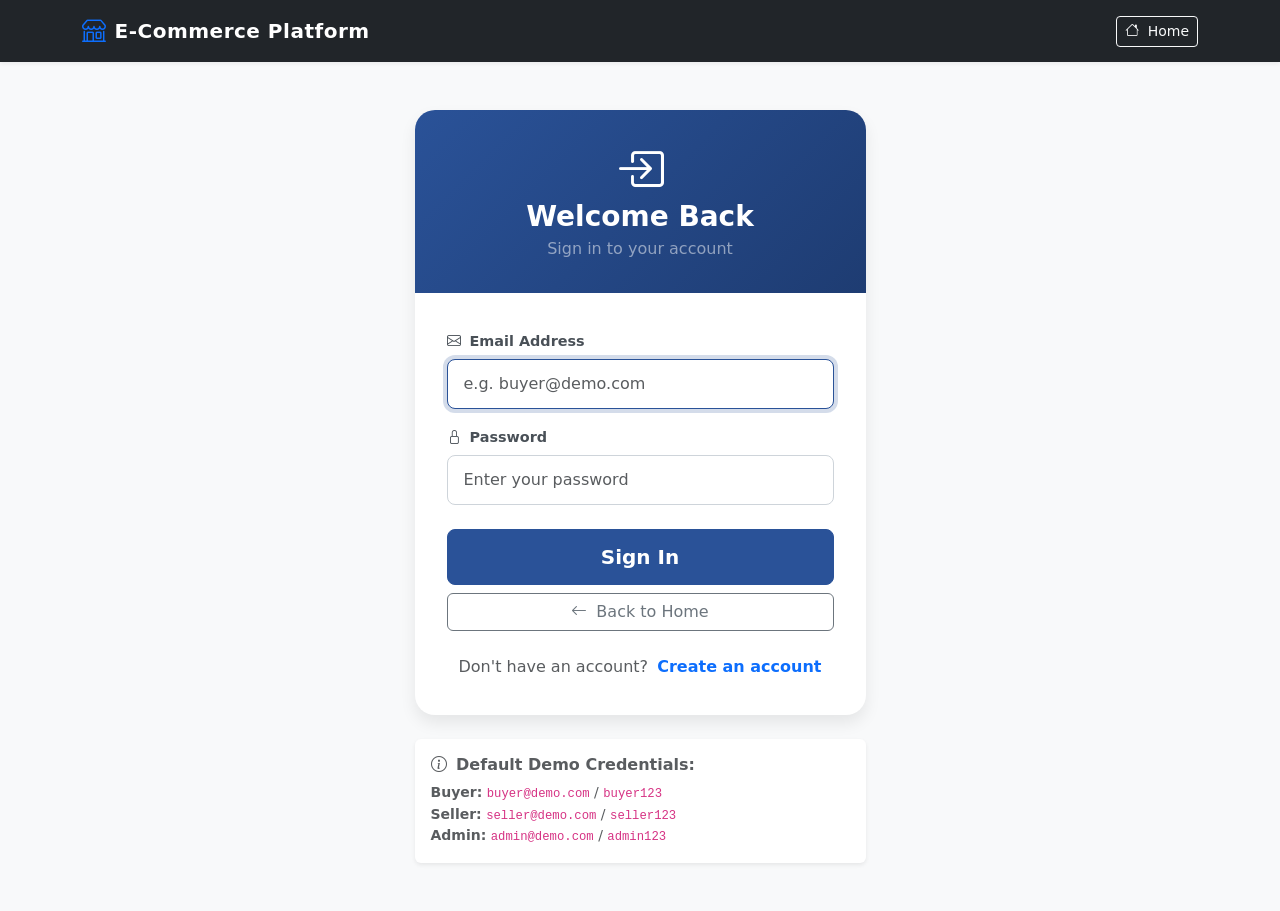
<file: src/main/resources/static/products.html>
<!DOCTYPE html>
<html lang="en">
<head>
    <meta charset="UTF-8">
    <meta name="viewport" content="width=device-width, initial-scale=1.0">
    <title>Browse Products - Online E-Commerce Platform</title>
    <!-- Bootstrap 5.3 CSS -->
    <link href="https://cdn.jsdelivr.net/npm/bootstrap@5.3.3/dist/css/bootstrap.min.css" rel="stylesheet">
    <!-- Bootstrap Icons -->
    <link href="https://cdn.jsdelivr.net/npm/bootstrap-icons@1.11.3/font/bootstrap-icons.min.css" rel="stylesheet">
    <!-- Custom CSS -->
    <link href="css/style.css" rel="stylesheet">
    <!-- Immediate Authentication Guard -->
    <script>
        (function() {
            const token = localStorage.getItem('token');
            const userStr = localStorage.getItem('user');
            if (!token || !userStr) {
                window.location.replace('login.html');
                return;
            }
            try {
                const user = JSON.parse(userStr);
                if (!user || user.role !== 'BUYER') {
                    window.location.replace('index.html');
                }
            } catch (e) {
                window.location.replace('login.html');
            }
        })();
    </script>
</head>
<body>

    <!-- Navigation Bar -->
    <nav class="navbar navbar-expand-lg navbar-dark bg-dark">
        <div class="container">
            <a class="navbar-brand d-flex align-items-center" href="index.html">
                <i class="bi bi-shop me-2 text-primary fs-4"></i>
                <span>E-Commerce Platform</span>
            </a>
            <button class="navbar-toggler" type="button" data-bs-toggle="collapse" data-bs-target="#navbarContent"
                    aria-controls="navbarContent" aria-expanded="false" aria-label="Toggle navigation">
                <span class="navbar-toggler-icon"></span>
            </button>

            <div class="collapse navbar-collapse" id="navbarContent">
                <ul class="navbar-nav me-auto mb-2 mb-lg-0">
                    <li class="nav-item">
                        <a class="nav-link" href="index.html">
                            <i class="bi bi-house me-1"></i> Home
                        </a>
                    </li>
                    <li class="nav-item">
                        <a class="nav-link active" aria-current="page" href="products.html">
                            <i class="bi bi-grid me-1"></i> Products
                        </a>
                    </li>
                    <li class="nav-item">
                        <a class="nav-link" href="cart.html">
                            <i class="bi bi-cart3 me-1"></i> Cart
                        </a>
                    </li>
                    <li class="nav-item">
                        <a class="nav-link" href="orders.html">
                            <i class="bi bi-bag-check me-1"></i> My Orders
                        </a>
                    </li>
                </ul>

                <ul class="navbar-nav ms-auto align-items-center">
                    <li class="nav-item me-3 text-light">
                        <i class="bi bi-person-circle me-1"></i>
                        <span id="nav-user-name" class="fw-semibold">Buyer</span>
                        <span id="nav-user-role" class="badge bg-primary ms-1">BUYER</span>
                    </li>
                    <li class="nav-item">
                        <button class="btn btn-sm btn-outline-danger" onclick="Auth.logout()">
                            <i class="bi bi-box-arrow-right me-1"></i> Logout
                        </button>
                    </li>
                </ul>
            </div>
        </div>
    </nav>

    <!-- Main Content Area -->
    <main class="py-4">
        <div class="container">

            <!-- Page Header -->
            <div class="d-flex flex-wrap justify-content-between align-items-center pb-3 mb-4 border-bottom">
                <div>
                    <h2 class="fw-bold mb-1">
                        <i class="bi bi-grid-3x3-gap-fill text-primary me-2"></i>Product Catalog
                    </h2>
                    <p class="text-muted mb-0">Browse and search through available products.</p>
                </div>
                <div class="mt-2 mt-md-0">
                    <a href="buyer-dashboard.html" class="btn btn-outline-secondary btn-sm">
                        <i class="bi bi-speedometer2 me-1"></i> Buyer Dashboard
                    </a>
                </div>
            </div>

            <!-- Search, Filter & Sort Toolbar Card -->
            <div class="card border-0 shadow-sm rounded-3 mb-4">
                <div class="card-body p-3 p-md-4">
                    <!-- Search & Sort Row -->
                    <div class="row g-3 align-items-center mb-3">
                        <!-- Search Input -->
                        <div class="col-12 col-md-6 col-lg-7">
                            <form id="search-form" class="input-group" onsubmit="event.preventDefault(); handleSearch();">
                                <span class="input-group-text bg-white border-end-0">
                                    <i class="bi bi-search text-muted"></i>
                                </span>
                                <input type="text" id="search-input" class="form-control border-start-0"
                                       placeholder="Search products by name, description, or category..."
                                       aria-label="Search products">
                                <button class="btn btn-primary" type="submit">
                                    Search
                                </button>
                                <button class="btn btn-outline-secondary" type="button" onclick="clearSearch()" title="Clear Search">
                                    <i class="bi bi-x-lg"></i>
                                </button>
                            </form>
                        </div>

                        <!-- Sort Dropdown -->
                        <div class="col-12 col-md-6 col-lg-5">
                            <div class="d-flex align-items-center justify-content-md-end gap-2">
                                <label for="sort-by" class="form-label mb-0 small text-muted text-nowrap fw-semibold">
                                    <i class="bi bi-arrow-down-up me-1"></i>Sort By:
                                </label>
                                <select id="sort-by" class="form-select form-select-sm" style="max-width: 220px;" onchange="handleFilterChange()">
                                    <option value="createdAt:desc" selected>Newest First</option>
                                    <option value="price:asc">Price: Low to High</option>
                                    <option value="price:desc">Price: High to Low</option>
                                    <option value="name:asc">Name: A to Z</option>
                                    <option value="name:desc">Name: Z to A</option>
                                </select>
                            </div>
                        </div>
                    </div>

                    <!-- Filter Controls Row -->
                    <div class="row g-3 align-items-end pt-3 border-top">
                        <!-- Category Filter -->
                        <div class="col-12 col-sm-6 col-md-3">
                            <label for="category-filter" class="form-label small fw-semibold text-muted mb-1">
                                <i class="bi bi-tag me-1"></i>Category
                            </label>
                            <select id="category-filter" class="form-select form-select-sm" onchange="handleFilterChange()">
                                <option value="">All Categories</option>
                            </select>
                        </div>

                        <!-- Price Range Filter -->
                        <div class="col-12 col-sm-6 col-md-4">
                            <label class="form-label small fw-semibold text-muted mb-1">
                                <i class="bi bi-currency-rupee me-1"></i>Price Range
                            </label>
                            <div class="input-group input-group-sm">
                                <input type="number" id="min-price" class="form-control" placeholder="Min ₹" min="0" step="1">
                                <span class="input-group-text bg-light text-muted">to</span>
                                <input type="number" id="max-price" class="form-control" placeholder="Max ₹" min="0" step="1">
                            </div>
                        </div>

                        <!-- In-Stock Only Checkbox -->
                        <div class="col-6 col-sm-4 col-md-2">
                            <div class="form-check mb-1">
                                <input class="form-check-input" type="checkbox" id="instock-filter" onchange="handleFilterChange()">
                                <label class="form-check-label small fw-semibold text-dark" for="instock-filter">
                                    In-stock only
                                </label>
                            </div>
                        </div>

                        <!-- Apply & Reset Buttons -->
                        <div class="col-6 col-sm-8 col-md-3 text-end d-flex gap-2 justify-content-end">
                            <button type="button" class="btn btn-sm btn-primary" onclick="handleFilterChange()">
                                <i class="bi bi-funnel me-1"></i> Apply
                            </button>
                            <button type="button" class="btn btn-sm btn-outline-secondary" onclick="resetAllFilters()">
                                <i class="bi bi-arrow-counterclockwise me-1"></i> Reset
                            </button>
                        </div>
                    </div>
                </div>
            </div>

            <!-- Validation Notice Container -->
            <div id="validation-container" class="d-none mb-3">
                <div class="alert alert-warning alert-dismissible fade show shadow-sm py-2" role="alert">
                    <i class="bi bi-exclamation-triangle-fill me-2"></i>
                    <span id="validation-message"></span>
                    <button type="button" class="btn-close" onclick="hideValidation()"></button>
                </div>
            </div>

            <!-- Loading Spinner State -->
            <div id="loading-state" class="text-center py-5">
                <div class="spinner-border text-primary" style="width: 3rem; height: 3rem;" role="status">
                    <span class="visually-hidden">Loading products...</span>
                </div>
                <p class="mt-3 text-muted fw-semibold">Loading available products...</p>
            </div>

            <!-- Error Alert State -->
            <div id="error-state" class="d-none">
                <div class="alert alert-danger d-flex align-items-center shadow-sm p-4 rounded-3" role="alert">
                    <i class="bi bi-exclamation-triangle-fill fs-2 text-danger me-3"></i>
                    <div class="flex-grow-1">
                        <h5 class="alert-heading fw-bold mb-1">Unable to Load Products</h5>
                        <p id="error-message" class="mb-0">Failed to load product catalog. Please try again later.</p>
                    </div>
                    <button class="btn btn-danger ms-3 px-3" onclick="loadProducts(currentPage)">
                        <i class="bi bi-arrow-clockwise me-1"></i> Retry
                    </button>
                </div>
            </div>

            <!-- Empty State (No Products Found) -->
            <div id="empty-state" class="text-center py-5 d-none">
                <div class="mb-3 text-muted">
                    <i class="bi bi-search fs-1"></i>
                </div>
                <h5 class="fw-bold text-dark mb-1">No products found.</h5>
                <p class="text-muted small mb-3">Try adjusting your search terms or clearing some filters.</p>
                <button class="btn btn-sm btn-outline-primary" onclick="resetAllFilters()">
                    <i class="bi bi-arrow-counterclockwise me-1"></i> Reset Filters
                </button>
            </div>

            <!-- Product Grid -->
            <div id="product-grid" class="row g-4 d-none">
                <!-- Dynamically generated product cards -->
            </div>

            <!-- Pagination Bar -->
            <nav aria-label="Product catalog navigation" id="pagination-nav" class="mt-4 pt-3 border-top d-none">
                <div class="d-flex flex-column flex-sm-row justify-content-between align-items-center gap-3">
                    <div class="text-muted small" id="pagination-info">
                        Showing products...
                    </div>
                    <ul class="pagination pagination-sm mb-0" id="pagination-list">
                        <!-- Dynamic page links -->
                    </ul>
                </div>
            </nav>

        </div>
    </main>

    <!-- Footer -->
    <footer class="bg-dark text-white py-4 mt-auto">
        <div class="container text-center">
            <p class="mb-1 fw-semibold">Online E-Commerce Platform &copy; 2026</p>
            <p class="text-muted small mb-0">Built with Spring Boot 3.3.4, Java 21, MySQL (ecommerce_db) &amp; Bootstrap</p>
        </div>
    </footer>

    <!-- Bootstrap 5.3 JS Bundle -->
    <script src="https://cdn.jsdelivr.net/npm/bootstrap@5.3.3/dist/js/bootstrap.bundle.min.js"></script>
    <!-- Application Scripts -->
    <script src="js/api.js"></script>
    <script src="js/auth.js"></script>

    <script>
        // State variables
        let currentPage = 0;
        const pageSize = 12;
        const discoveredCategories = new Set();

        // Escape HTML to prevent XSS
        function escapeHtml(text) {
            if (text === null || text === undefined) return '';
            return String(text)
                .replace(/&/g, '&amp;')
                .replace(/</g, '&lt;')
                .replace(/>/g, '&gt;')
                .replace(/"/g, '&quot;')
                .replace(/'/g, '&#039;');
        }

        // Format Currency in Indian Rupees (₹)
        function formatCurrency(amount) {
            if (amount === null || amount === undefined) return '₹0.00';
            const num = Number(amount);
            if (isNaN(num)) return '₹0.00';
            return '₹' + num.toLocaleString('en-IN', {
                minimumFractionDigits: 2,
                maximumFractionDigits: 2
            });
        }

        // Validation notice helpers
        function showValidation(message) {
            const container = document.getElementById('validation-container');
            const msgSpan = document.getElementById('validation-message');
            msgSpan.textContent = message;
            container.classList.remove('d-none');
        }

        function hideValidation() {
            document.getElementById('validation-container').classList.add('d-none');
        }

        // Update Category dropdown dynamically from loaded products
        function updateCategoryDropdown(products) {
            let newlyAdded = false;
            if (products && Array.isArray(products)) {
                products.forEach(p => {
                    if (p.category && p.category.trim() && !discoveredCategories.has(p.category.trim())) {
                        discoveredCategories.add(p.category.trim());
                        newlyAdded = true;
                    }
                });
            }

            if (newlyAdded) {
                const select = document.getElementById('category-filter');
                const selectedVal = select.value;
                const sortedList = Array.from(discoveredCategories).sort();

                select.innerHTML = '<option value="">All Categories</option>' +
                    sortedList.map(cat => `<option value="${escapeHtml(cat)}" ${cat === selectedVal ? 'selected' : ''}>${escapeHtml(cat)}</option>`).join('');
            }
        }

        // Build URL query string from UI inputs
        function buildQueryString(page = 0) {
            const params = new URLSearchParams();
            params.set('page', page);
            params.set('size', pageSize);

            // Search
            const searchVal = document.getElementById('search-input').value.trim();
            if (searchVal) {
                params.set('search', searchVal);
            }

            // Category
            const categoryVal = document.getElementById('category-filter').value.trim();
            if (categoryVal) {
                params.set('category', categoryVal);
            }

            // Price range
            const minPriceVal = document.getElementById('min-price').value.trim();
            const maxPriceVal = document.getElementById('max-price').value.trim();

            if (minPriceVal !== '') {
                const min = Number(minPriceVal);
                if (!isNaN(min) && min >= 0) {
                    params.set('minPrice', min);
                }
            }

            if (maxPriceVal !== '') {
                const max = Number(maxPriceVal);
                if (!isNaN(max) && max >= 0) {
                    params.set('maxPrice', max);
                }
            }

            // In Stock
            const inStock = document.getElementById('instock-filter').checked;
            if (inStock) {
                params.set('inStock', 'true');
            }

            // Sort By & Direction
            const sortVal = document.getElementById('sort-by').value;
            const [sortBy, direction] = sortVal.split(':');
            if (sortBy) params.set('sortBy', sortBy);
            if (direction) params.set('direction', direction);

            return params.toString();
        }

        // Render Product Card
        function createProductCard(product) {
            const hasStock = product.stockQuantity !== null && product.stockQuantity > 0;
            const stockBadgeClass = hasStock ? 'bg-success text-white' : 'bg-danger text-white';
            const stockBadgeText = hasStock ? `In Stock (${product.stockQuantity})` : 'Out of Stock';

            // Image handling with fallback placeholder
            let imageHtml = '';
            if (product.imageUrl && product.imageUrl.trim() !== '') {
                imageHtml = `
                    <img src="${escapeHtml(product.imageUrl)}" class="card-img-top product-img" alt="${escapeHtml(product.name)}"
                         onerror="this.onerror=null; this.parentElement.innerHTML='<div class=\\'product-img-placeholder d-flex align-items-center justify-content-center bg-light text-muted w-100 h-100\\'><i class=\\'bi bi-box-seam fs-1 text-secondary opacity-50\\'></i></div>';">
                `;
            } else {
                imageHtml = `
                    <div class="product-img-placeholder d-flex align-items-center justify-content-center bg-light text-muted w-100 h-100">
                        <i class="bi bi-box-seam fs-1 text-secondary opacity-50"></i>
                    </div>
                `;
            }

            // Seller attribution
            let sellerHtml = '';
            if (product.sellerName) {
                sellerHtml = `
                    <div class="small text-muted mb-2">
                        <i class="bi bi-shop me-1 text-secondary"></i>Sold by: <span class="fw-semibold text-dark">${escapeHtml(product.sellerName)}</span>
                    </div>
                `;
            }

            return `
                <div class="col-12 col-sm-6 col-md-4 col-lg-3">
                    <div class="card product-card h-100 shadow-sm border-0">
                        <div class="product-img-wrapper position-relative">
                            ${imageHtml}
                            <span class="position-absolute top-0 start-0 m-2 badge bg-dark bg-opacity-75">
                                ${escapeHtml(product.category || 'General')}
                            </span>
                            <span class="position-absolute top-0 end-0 m-2 badge ${stockBadgeClass}">
                                ${stockBadgeText}
                            </span>
                        </div>
                        <div class="card-body p-3 d-flex flex-column">
                            <h6 class="card-title fw-bold text-truncate mb-1" title="${escapeHtml(product.name)}">
                                ${escapeHtml(product.name)}
                            </h6>
                            <p class="card-text text-muted small product-desc mb-2">
                                ${escapeHtml(product.description || 'No description available.')}
                            </p>
                            ${sellerHtml}
                            <div class="mt-auto pt-2 border-top d-flex align-items-center justify-content-between">
                                <div>
                                    <span class="text-muted small d-block">Price</span>
                                    <span class="fw-bold text-dark fs-5">${formatCurrency(product.price)}</span>
                                </div>
                            </div>
                            ${hasStock ? `
                                <button class="btn btn-sm btn-primary w-100 mt-2" onclick="handleAddToCart(${product.id}, this)">
                                    <i class="bi bi-cart-plus me-1"></i> Add to Cart
                                </button>
                            ` : `
                                <button class="btn btn-sm btn-secondary w-100 mt-2" disabled>
                                    <i class="bi bi-x-circle me-1"></i> Out of Stock
                                </button>
                            `}
                        </div>
                    </div>
                </div>
            `;
        }

        // Render Pagination Controls
        function renderPagination(pageData) {
            const nav = document.getElementById('pagination-nav');
            const info = document.getElementById('pagination-info');
            const list = document.getElementById('pagination-list');

            if (pageData.totalPages <= 1) {
                if (pageData.totalElements > 0) {
                    nav.classList.remove('d-none');
                    info.textContent = `Showing all ${pageData.totalElements} product${pageData.totalElements === 1 ? '' : 's'}`;
                    list.innerHTML = '';
                } else {
                    nav.classList.add('d-none');
                }
                return;
            }

            nav.classList.remove('d-none');
            const startIdx = pageData.page * pageData.size + 1;
            const endIdx = Math.min((pageData.page + 1) * pageData.size, pageData.totalElements);
            info.textContent = `Showing ${startIdx}–${endIdx} of ${pageData.totalElements} products`;

            let html = '';

            // Previous Button
            const prevDisabled = pageData.page === 0 ? 'disabled' : '';
            html += `
                <li class="page-item ${prevDisabled}">
                    <button class="page-link" onclick="goToPage(${pageData.page - 1})" aria-label="Previous">
                        <i class="bi bi-chevron-left"></i> Previous
                    </button>
                </li>
            `;

            // Page Number Buttons
            for (let i = 0; i < pageData.totalPages; i++) {
                if (i === 0 || i === pageData.totalPages - 1 || (i >= pageData.page - 1 && i <= pageData.page + 1)) {
                    const active = i === pageData.page ? 'active' : '';
                    html += `
                        <li class="page-item ${active}">
                            <button class="page-link" onclick="goToPage(${i})">${i + 1}</button>
                        </li>
                    `;
                } else if (i === pageData.page - 2 || i === pageData.page + 2) {
                    html += `<li class="page-item disabled"><span class="page-link">&hellip;</span></li>`;
                }
            }

            // Next Button
            const nextDisabled = (pageData.page >= pageData.totalPages - 1 || pageData.last) ? 'disabled' : '';
            html += `
                <li class="page-item ${nextDisabled}">
                    <button class="page-link" onclick="goToPage(${pageData.page + 1})" aria-label="Next">
                        Next <i class="bi bi-chevron-right"></i>
                    </button>
                </li>
            `;

            list.innerHTML = html;
        }

        // Fetch products from backend API
        async function loadProducts(page = 0) {
            hideValidation();

            // Validate price range if entered
            const minPriceVal = document.getElementById('min-price').value.trim();
            const maxPriceVal = document.getElementById('max-price').value.trim();
            if (minPriceVal !== '' && maxPriceVal !== '') {
                const min = Number(minPriceVal);
                const max = Number(maxPriceVal);
                if (min > max) {
                    showValidation('Minimum price cannot be greater than maximum price.');
                    return;
                }
            }

            const loadingState = document.getElementById('loading-state');
            const errorState = document.getElementById('error-state');
            const emptyState = document.getElementById('empty-state');
            const productGrid = document.getElementById('product-grid');
            const paginationNav = document.getElementById('pagination-nav');

            loadingState.classList.remove('d-none');
            errorState.classList.add('d-none');
            emptyState.classList.add('d-none');
            productGrid.classList.add('d-none');
            paginationNav.classList.add('d-none');

            try {
                const queryString = buildQueryString(page);
                const response = await apiGet(`/api/products?${queryString}`);

                currentPage = response.page;
                updateCategoryDropdown(response.content);

                loadingState.classList.add('d-none');

                if (!response.content || response.content.length === 0) {
                    emptyState.classList.remove('d-none');
                    productGrid.innerHTML = '';
                    renderPagination(response);
                    return;
                }

                // Render products
                productGrid.innerHTML = response.content.map(createProductCard).join('');
                productGrid.classList.remove('d-none');

                // Render pagination
                renderPagination(response);

            } catch (err) {
                loadingState.classList.add('d-none');
                productGrid.classList.add('d-none');
                paginationNav.classList.add('d-none');

                if (err.status === 401 || err.status === 403) {
                    Auth.clearAuth();
                    window.location.replace('login.html');
                    return;
                }

                errorState.classList.remove('d-none');
                const errorMsg = document.getElementById('error-message');
                errorMsg.textContent = err.message || 'Failed to load products. Please check your connection.';
            }
        }

        // Navigation handler
        function goToPage(page) {
            if (page < 0) return;
            loadProducts(page);
            window.scrollTo({ top: 0, behavior: 'smooth' });
        }

        // Search trigger
        function handleSearch() {
            currentPage = 0;
            loadProducts(0);
        }

        // Clear search input
        function clearSearch() {
            document.getElementById('search-input').value = '';
            currentPage = 0;
            loadProducts(0);
        }

        // Filter / Sort change trigger
        function handleFilterChange() {
            currentPage = 0;
            loadProducts(0);
        }

        // Reset all filters to default
        function resetAllFilters() {
            document.getElementById('search-input').value = '';
            document.getElementById('category-filter').value = '';
            document.getElementById('min-price').value = '';
            document.getElementById('max-price').value = '';
            document.getElementById('instock-filter').checked = false;
            document.getElementById('sort-by').value = 'createdAt:desc';
            hideValidation();
            currentPage = 0;
            loadProducts(0);
        }

        // Toast notification helper
        function showToast(message, type = 'success') {
            const container = document.getElementById('toast-container');
            if (!container) return;
            const toastId = 'toast-' + Date.now();
            const icon = type === 'success' ? 'bi-check-circle-fill text-success' : 'bi-exclamation-triangle-fill text-danger';

            const toastHtml = `
                <div id="${toastId}" class="toast align-items-center bg-white border-0 shadow-lg show mb-2" role="alert" aria-live="assertive" aria-atomic="true">
                    <div class="d-flex">
                        <div class="toast-body d-flex align-items-center">
                            <i class="bi ${icon} fs-5 me-2"></i>
                            <div class="fw-semibold text-dark">${escapeHtml(message)}</div>
                        </div>
                        <button type="button" class="btn-close me-2 m-auto" data-bs-dismiss="toast" aria-label="Close" onclick="document.getElementById('${toastId}').remove()"></button>
                    </div>
                </div>
            `;
            container.insertAdjacentHTML('beforeend', toastHtml);
            setTimeout(() => {
                const el = document.getElementById(toastId);
                if (el) el.remove();
            }, 3500);
        }

        // Add to Cart handler
        async function handleAddToCart(productId, btn) {
            if (!btn || btn.disabled) return;

            const originalContent = btn.innerHTML;
            btn.disabled = true;
            btn.innerHTML = `<span class="spinner-border spinner-border-sm me-1" role="status" aria-hidden="true"></span>Adding...`;

            try {
                await apiPost('/api/cart/items', {
                    productId: productId,
                    quantity: 1
                });

                btn.classList.remove('btn-primary');
                btn.classList.add('btn-success');
                btn.innerHTML = `<i class="bi bi-check-lg me-1"></i>Added!`;

                showToast('Product added to cart.', 'success');

                setTimeout(() => {
                    btn.classList.remove('btn-success');
                    btn.classList.add('btn-primary');
                    btn.innerHTML = originalContent;
                    btn.disabled = false;
                }, 1200);

            } catch (err) {
                btn.innerHTML = originalContent;
                btn.disabled = false;

                if (err.status === 401 || err.status === 403) {
                    Auth.clearAuth();
                    window.location.replace('login.html');
                    return;
                }

                const msg = err.message || 'Failed to add product to cart.';
                showToast(msg, 'danger');
            }
        }

        // Initialize on DOM load
        document.addEventListener('DOMContentLoaded', () => {
            const user = Auth.getUser();
            if (user && user.name) {
                document.getElementById('nav-user-name').textContent = user.name;
            }
            loadProducts(0);
        });
    </script>

    <!-- Toast Notification Container -->
    <div class="toast-container position-fixed bottom-0 end-0 p-3" style="z-index: 1080;" id="toast-container"></div>
</body>
</html>
</file>
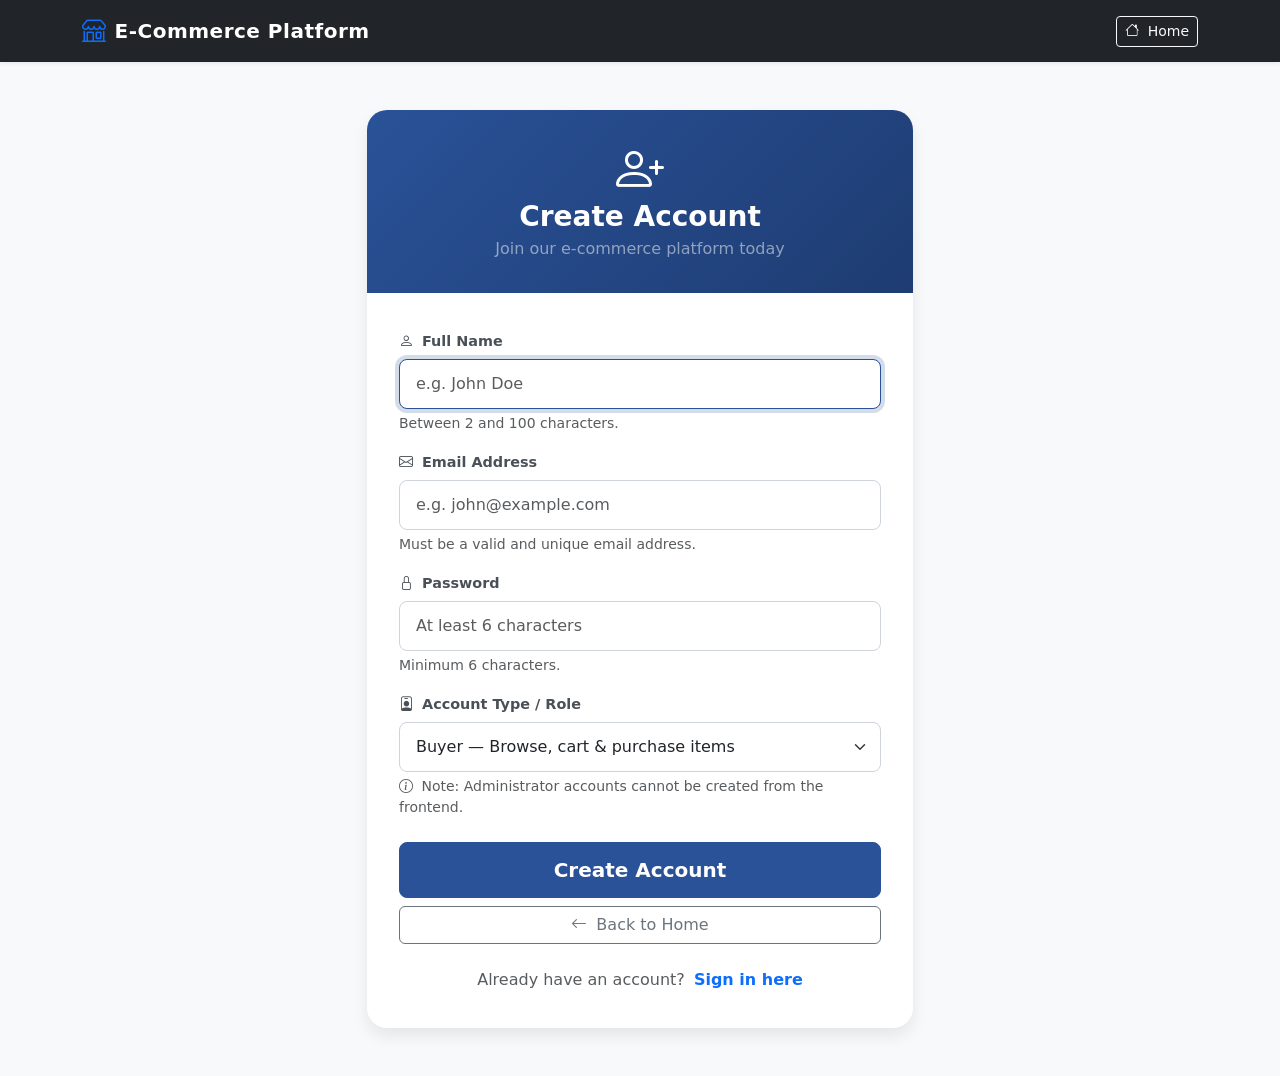
<file: src/main/resources/static/register.html>
<!DOCTYPE html>
<html lang="en">
<head>
    <meta charset="UTF-8">
    <meta name="viewport" content="width=device-width, initial-scale=1.0">
    <title>Register - Online E-Commerce Platform</title>
    <!-- Bootstrap 5.3 CSS -->
    <link href="https://cdn.jsdelivr.net/npm/bootstrap@5.3.3/dist/css/bootstrap.min.css" rel="stylesheet">
    <!-- Bootstrap Icons -->
    <link href="https://cdn.jsdelivr.net/npm/bootstrap-icons@1.11.3/font/bootstrap-icons.min.css" rel="stylesheet">
    <!-- Custom CSS -->
    <link href="css/style.css" rel="stylesheet">
</head>
<body class="bg-light">

    <!-- Simple Navbar -->
    <nav class="navbar navbar-dark bg-dark">
        <div class="container">
            <a class="navbar-brand d-flex align-items-center" href="index.html">
                <i class="bi bi-shop me-2 text-primary fs-4"></i>
                <span>E-Commerce Platform</span>
            </a>
            <a href="index.html" class="btn btn-sm btn-outline-light">
                <i class="bi bi-house me-1"></i> Home
            </a>
        </div>
    </nav>

    <!-- Main Container -->
    <main class="py-5">
        <div class="container">
            <div class="row justify-content-center">
                <div class="col-md-8 col-lg-6">
                    <div class="auth-card">
                        <!-- Card Header -->
                        <div class="auth-header">
                            <i class="bi bi-person-plus display-5 mb-2"></i>
                            <h3>Create Account</h3>
                            <p class="text-white-50 mb-0">Join our e-commerce platform today</p>
                        </div>

                        <!-- Card Body -->
                        <div class="auth-body">
                            <!-- Alert Message Area -->
                            <div id="alert-container"></div>

                            <form id="register-form" novalidate>
                                <!-- Full Name Field -->
                                <div class="mb-3">
                                    <label for="name" class="form-label">
                                        <i class="bi bi-person me-1"></i> Full Name
                                    </label>
                                    <input type="text" class="form-control" id="name" name="name"
                                           placeholder="e.g. John Doe" minlength="2" maxlength="100" required autofocus>
                                    <div class="form-text">Between 2 and 100 characters.</div>
                                </div>

                                <!-- Email Field -->
                                <div class="mb-3">
                                    <label for="email" class="form-label">
                                        <i class="bi bi-envelope me-1"></i> Email Address
                                    </label>
                                    <input type="email" class="form-control" id="email" name="email"
                                           placeholder="e.g. john@example.com" required>
                                    <div class="form-text">Must be a valid and unique email address.</div>
                                </div>

                                <!-- Password Field -->
                                <div class="mb-3">
                                    <label for="password" class="form-label">
                                        <i class="bi bi-lock me-1"></i> Password
                                    </label>
                                    <input type="password" class="form-control" id="password" name="password"
                                           placeholder="At least 6 characters" minlength="6" required>
                                    <div class="form-text">Minimum 6 characters.</div>
                                </div>

                                <!-- Role Selection Field (BUYER and SELLER only, NO ADMIN) -->
                                <div class="mb-4">
                                    <label for="role" class="form-label">
                                        <i class="bi bi-person-badge me-1"></i> Account Type / Role
                                    </label>
                                    <select class="form-select" id="role" name="role" required>
                                        <option value="BUYER" selected>Buyer — Browse, cart &amp; purchase items</option>
                                        <option value="SELLER">Seller — List products, manage stock &amp; orders</option>
                                    </select>
                                    <div class="form-text text-muted">
                                        <i class="bi bi-info-circle me-1"></i> Note: Administrator accounts cannot be created from the frontend.
                                    </div>
                                </div>

                                <!-- Action Buttons -->
                                <div class="d-grid gap-2 mb-3">
                                    <button type="submit" id="btn-register" class="btn btn-primary btn-lg">
                                        <span id="btn-spinner" class="spinner-border spinner-border-sm d-none" role="status" aria-hidden="true"></span>
                                        <span id="btn-text">Create Account</span>
                                    </button>
                                    <a href="index.html" class="btn btn-outline-secondary">
                                        <i class="bi bi-arrow-left me-1"></i> Back to Home
                                    </a>
                                </div>

                                <!-- Login Link -->
                                <div class="text-center pt-2">
                                    <span class="text-muted">Already have an account?</span>
                                    <a href="login.html" class="fw-semibold text-decoration-none ms-1">Sign in here</a>
                                </div>
                            </form>
                        </div>
                    </div>
                </div>
            </div>
        </div>
    </main>

    <!-- Bootstrap 5.3 JS Bundle -->
    <script src="https://cdn.jsdelivr.net/npm/bootstrap@5.3.3/dist/js/bootstrap.bundle.min.js"></script>
    <!-- Application Scripts -->
    <script src="js/api.js"></script>
    <script src="js/auth.js"></script>

    <script>
        document.addEventListener('DOMContentLoaded', () => {
            const registerForm = document.getElementById('register-form');
            const nameInput = document.getElementById('name');
            const emailInput = document.getElementById('email');
            const passwordInput = document.getElementById('password');
            const roleSelect = document.getElementById('role');
            const btnRegister = document.getElementById('btn-register');
            const btnSpinner = document.getElementById('btn-spinner');
            const btnText = document.getElementById('btn-text');
            const alertContainer = document.getElementById('alert-container');

            function showAlert(message, type = 'danger') {
                const icon = type === 'success' ? 'bi-check-circle-fill' : 'bi-exclamation-triangle-fill';
                alertContainer.innerHTML = `
                    <div class="alert alert-${type} alert-dismissible fade show shadow-sm" role="alert">
                        <i class="bi ${icon} me-2"></i>
                        <span>${message}</span>
                        <button type="button" class="btn-close" data-bs-dismiss="alert" aria-label="Close"></button>
                    </div>
                `;
            }

            function clearAlert() {
                alertContainer.innerHTML = '';
            }

            function setLoading(isLoading) {
                if (isLoading) {
                    btnRegister.disabled = true;
                    btnSpinner.classList.remove('d-none');
                    btnText.textContent = 'Creating Account...';
                } else {
                    btnRegister.disabled = false;
                    btnSpinner.classList.add('d-none');
                    btnText.textContent = 'Create Account';
                }
            }

            registerForm.addEventListener('submit', async (e) => {
                e.preventDefault();
                clearAlert();

                const name = nameInput.value.trim();
                const email = emailInput.value.trim();
                const password = passwordInput.value;
                const role = roleSelect.value;

                // Client-side validations
                if (!name || name.length < 2) {
                    showAlert('Please enter a valid name (at least 2 characters).');
                    return;
                }

                if (!email) {
                    showAlert('Please enter an email address.');
                    return;
                }

                if (!password || password.length < 6) {
                    showAlert('Password must be at least 6 characters long.');
                    return;
                }

                // Strictly ensure ADMIN role cannot be submitted
                if (role !== 'BUYER' && role !== 'SELLER') {
                    showAlert('Invalid role selected. Allowed roles: BUYER or SELLER.');
                    return;
                }

                setLoading(true);

                try {
                    await Auth.register(name, email, password, role);
                    showAlert('Account created successfully! Redirecting to login...', 'success');

                    // Reset form and redirect to login.html
                    registerForm.reset();
                    setTimeout(() => {
                        window.location.href = 'login.html';
                    }, 1500);
                } catch (err) {
                    showAlert(err.message || 'Registration failed. Please verify your details.');
                } finally {
                    setLoading(false);
                }
            });
        });
    </script>
</body>
</html>
</file>
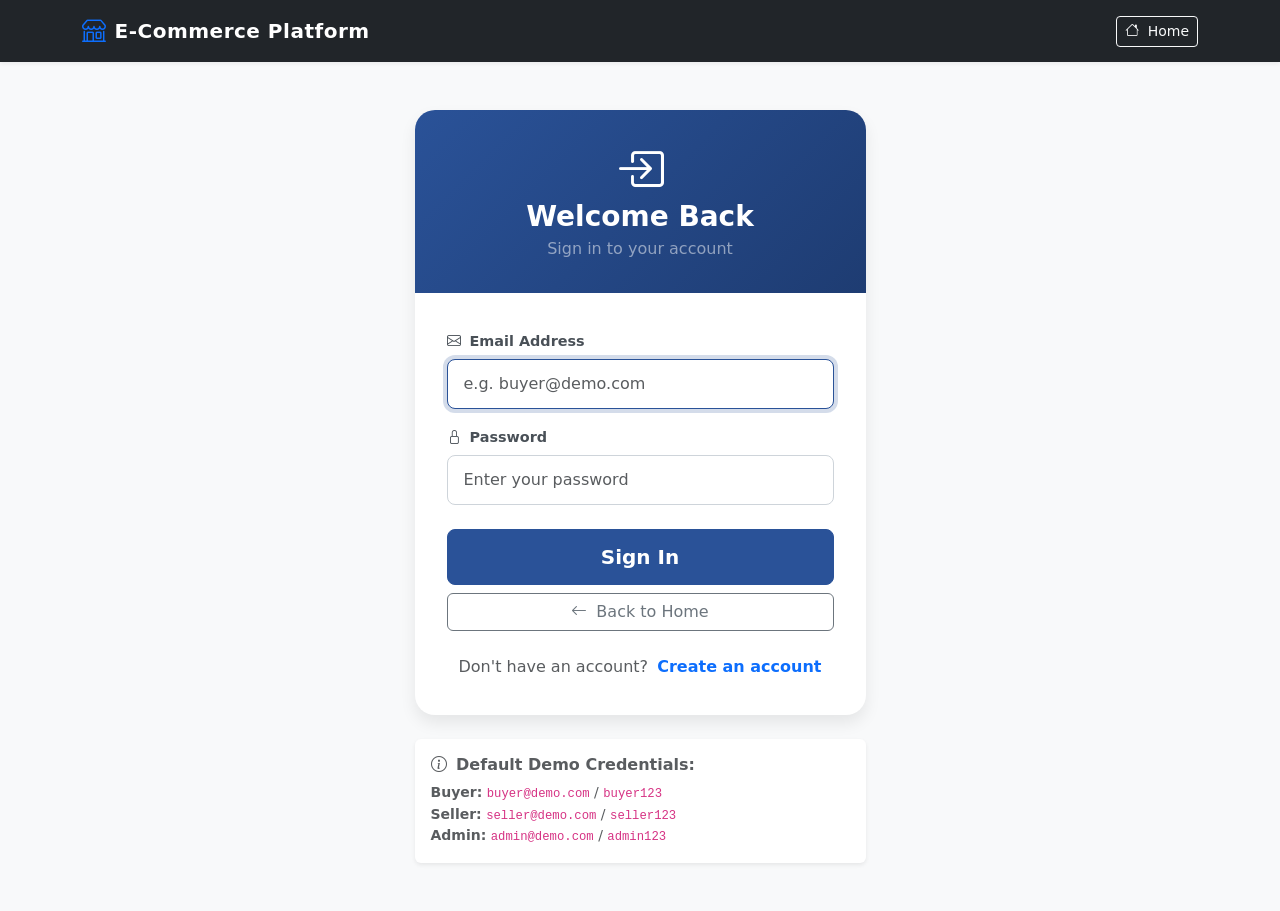
<file: src/main/resources/static/seller-dashboard.html>
<!DOCTYPE html>
<html lang="en">
<head>
    <meta charset="UTF-8">
    <meta name="viewport" content="width=device-width, initial-scale=1.0">
    <title>Seller Dashboard - Online E-Commerce Platform</title>
    <!-- Bootstrap 5.3 CSS -->
    <link href="https://cdn.jsdelivr.net/npm/bootstrap@5.3.3/dist/css/bootstrap.min.css" rel="stylesheet">
    <!-- Bootstrap Icons -->
    <link href="https://cdn.jsdelivr.net/npm/bootstrap-icons@1.11.3/font/bootstrap-icons.min.css" rel="stylesheet">
    <!-- Custom CSS -->
    <link href="css/style.css" rel="stylesheet">
    <!-- Immediate Authentication Guard for SELLER role -->
    <script>
        (function() {
            const token = localStorage.getItem('token');
            const userStr = localStorage.getItem('user');
            if (!token || !userStr) {
                window.location.replace('login.html');
                return;
            }
            try {
                const user = JSON.parse(userStr);
                if (!user || user.role !== 'SELLER') {
                    window.location.replace('index.html');
                }
            } catch (e) {
                window.location.replace('login.html');
            }
        })();
    </script>
</head>
<body>

    <!-- Navigation Bar -->
    <nav class="navbar navbar-expand-lg navbar-dark bg-dark">
        <div class="container">
            <a class="navbar-brand d-flex align-items-center" href="index.html">
                <i class="bi bi-shop me-2 text-warning fs-4"></i>
                <span>E-Commerce Platform</span>
            </a>
            <button class="navbar-toggler" type="button" data-bs-toggle="collapse" data-bs-target="#navbarContent"
                    aria-controls="navbarContent" aria-expanded="false" aria-label="Toggle navigation">
                <span class="navbar-toggler-icon"></span>
            </button>

            <div class="collapse navbar-collapse" id="navbarContent">
                <ul class="navbar-nav me-auto mb-2 mb-lg-0">
                    <li class="nav-item">
                        <a class="nav-link active" aria-current="page" href="seller-dashboard.html">
                            <i class="bi bi-speedometer2 me-1"></i> Dashboard
                        </a>
                    </li>
                    <li class="nav-item">
                        <a class="nav-link" href="seller-products.html">
                            <i class="bi bi-box-seam me-1"></i> Products
                        </a>
                    </li>
                    <li class="nav-item">
                        <a class="nav-link" href="seller-orders.html">
                            <i class="bi bi-receipt me-1"></i> Orders
                        </a>
                    </li>
                </ul>

                <ul class="navbar-nav ms-auto align-items-center">
                    <li class="nav-item me-3 text-light">
                        <i class="bi bi-person-circle me-1"></i>
                        <span id="nav-user-name" class="fw-semibold">Seller</span>
                        <span id="nav-user-role" class="badge bg-warning text-dark ms-1">SELLER</span>
                    </li>
                    <li class="nav-item">
                        <button class="btn btn-sm btn-outline-danger" onclick="Auth.logout()">
                            <i class="bi bi-box-arrow-right me-1"></i> Logout
                        </button>
                    </li>
                </ul>
            </div>
        </div>
    </nav>

    <!-- Main Content -->
    <main class="py-4">
        <div class="container">

            <!-- Loading Spinner State -->
            <div id="loading-state" class="text-center py-5">
                <div class="spinner-border text-primary" style="width: 3.5rem; height: 3.5rem;" role="status">
                    <span class="visually-hidden">Loading dashboard...</span>
                </div>
                <p class="mt-3 text-muted fw-semibold">Loading your merchant dashboard...</p>
            </div>

            <!-- Error State -->
            <div id="error-state" class="text-center py-5 d-none">
                <div class="card border-0 shadow-sm rounded-4 p-5 mx-auto" style="max-width: 520px;">
                    <div class="text-danger mb-3">
                        <i class="bi bi-exclamation-triangle" style="font-size: 3.5rem;"></i>
                    </div>
                    <h5 class="fw-bold text-dark mb-2">Unable to Load Dashboard</h5>
                    <p id="error-message" class="text-muted mb-4">An error occurred while fetching your seller dashboard data.</p>
                    <div>
                        <button class="btn btn-primary px-4 py-2 fw-semibold" onclick="loadSellerDashboard()">
                            <i class="bi bi-arrow-clockwise me-1"></i> Try Again
                        </button>
                    </div>
                </div>
            </div>

            <!-- Dashboard Content Container -->
            <div id="dashboard-content" class="d-none">

                <!-- Seller Profile / Welcome Header -->
                <div class="card border-0 shadow-sm rounded-3 mb-4 bg-white">
                    <div class="card-body p-4">
                        <div class="d-flex flex-wrap justify-content-between align-items-center gap-3">
                            <div class="d-flex align-items-center">
                                <div class="rounded-circle bg-warning bg-opacity-25 text-warning p-3 me-3 d-flex align-items-center justify-content-center" style="width: 64px; height: 64px;">
                                    <i class="bi bi-shop fs-2 text-dark"></i>
                                </div>
                                <div>
                                    <h3 class="fw-bold mb-1 text-dark">
                                        Welcome, <span id="seller-name">Seller</span>!
                                    </h3>
                                    <div class="text-muted small d-flex flex-wrap align-items-center gap-2">
                                        <span><i class="bi bi-envelope me-1"></i><span id="seller-email">-</span></span>
                                        <span>•</span>
                                        <span><i class="bi bi-shield-check me-1"></i>Role: <span id="seller-role-badge" class="badge bg-warning text-dark">SELLER</span></span>
                                    </div>
                                </div>
                            </div>
                            <div>
                                <span class="badge bg-light text-secondary border px-3 py-2 fw-semibold">
                                    <i class="bi bi-patch-check text-primary me-1"></i>Seller Portal
                                </span>
                            </div>
                        </div>
                    </div>
                </div>

                <!-- 4 Statistics Summary Cards -->
                <div class="row g-4 mb-4">
                    <!-- Total Products -->
                    <div class="col-12 col-sm-6 col-lg-3">
                        <div class="card h-100 border-0 shadow-sm rounded-3">
                            <div class="card-body p-4 d-flex align-items-center">
                                <div class="rounded-3 bg-primary bg-opacity-10 text-primary p-3 me-3 fs-2 d-flex align-items-center justify-content-center" style="width: 60px; height: 60px;">
                                    <i class="bi bi-box-seam-fill"></i>
                                </div>
                                <div>
                                    <h6 class="text-muted text-uppercase fw-semibold mb-1 small">Total Products</h6>
                                    <h3 id="stat-total-products" class="fw-bold text-dark mb-0">0</h3>
                                </div>
                            </div>
                        </div>
                    </div>

                    <!-- Total Stock -->
                    <div class="col-12 col-sm-6 col-lg-3">
                        <div class="card h-100 border-0 shadow-sm rounded-3">
                            <div class="card-body p-4 d-flex align-items-center">
                                <div class="rounded-3 bg-info bg-opacity-10 text-info p-3 me-3 fs-2 d-flex align-items-center justify-content-center" style="width: 60px; height: 60px;">
                                    <i class="bi bi-stack"></i>
                                </div>
                                <div>
                                    <h6 class="text-muted text-uppercase fw-semibold mb-1 small">Total Stock</h6>
                                    <h3 id="stat-total-stock" class="fw-bold text-dark mb-0">0</h3>
                                </div>
                            </div>
                        </div>
                    </div>

                    <!-- Total Orders -->
                    <div class="col-12 col-sm-6 col-lg-3">
                        <div class="card h-100 border-0 shadow-sm rounded-3">
                            <div class="card-body p-4 d-flex align-items-center">
                                <div class="rounded-3 bg-success bg-opacity-10 text-success p-3 me-3 fs-2 d-flex align-items-center justify-content-center" style="width: 60px; height: 60px;">
                                    <i class="bi bi-receipt"></i>
                                </div>
                                <div>
                                    <h6 class="text-muted text-uppercase fw-semibold mb-1 small">Total Orders</h6>
                                    <h3 id="stat-total-orders" class="fw-bold text-dark mb-0">0</h3>
                                </div>
                            </div>
                        </div>
                    </div>

                    <!-- Total Sales Amount -->
                    <div class="col-12 col-sm-6 col-lg-3">
                        <div class="card h-100 border-0 shadow-sm rounded-3">
                            <div class="card-body p-4 d-flex align-items-center">
                                <div class="rounded-3 bg-warning bg-opacity-10 text-warning p-3 me-3 fs-2 d-flex align-items-center justify-content-center" style="width: 60px; height: 60px;">
                                    <i class="bi bi-currency-rupee"></i>
                                </div>
                                <div>
                                    <h6 class="text-muted text-uppercase fw-semibold mb-1 small">Total Sales</h6>
                                    <h3 id="stat-total-sales" class="fw-bold text-dark mb-0">₹0.00</h3>
                                </div>
                            </div>
                        </div>
                    </div>
                </div>

                <!-- Seller Products Section -->
                <div class="card border-0 shadow-sm rounded-3 mb-4" id="products-section">
                    <div class="card-header bg-white py-3 border-0 d-flex flex-wrap justify-content-between align-items-center gap-2">
                        <div>
                            <h5 class="fw-bold mb-0 text-dark">
                                <i class="bi bi-boxes text-primary me-2"></i>My Products
                            </h5>
                            <small class="text-muted">Products currently published under your seller account</small>
                        </div>
                        <div class="d-flex align-items-center gap-2">
                            <span class="badge bg-light text-secondary border px-3 py-2" id="products-count-badge">0 Products</span>
                            <a href="seller-products.html" class="btn btn-sm btn-primary">
                                <i class="bi bi-gear me-1"></i> Manage Products
                            </a>
                            <button class="btn btn-sm btn-outline-secondary" onclick="loadSellerDashboard()" title="Refresh Dashboard">
                                <i class="bi bi-arrow-clockwise me-1"></i> Refresh
                            </button>
                        </div>
                    </div>

                    <div class="card-body p-0">
                        <!-- Table for Products -->
                        <div id="products-table-wrapper" class="table-responsive">
                            <table class="table table-hover align-middle mb-0">
                                <thead class="table-light">
                                    <tr>
                                        <th class="ps-4 py-3">Product Name</th>
                                        <th class="py-3">Category</th>
                                        <th class="py-3">Price</th>
                                        <th class="py-3">Stock</th>
                                        <th class="pe-4 py-3 text-end">Inventory Status</th>
                                    </tr>
                                </thead>
                                <tbody id="seller-products-tbody">
                                    <!-- Populated dynamically -->
                                </tbody>
                            </table>
                        </div>

                        <!-- Friendly Empty State (shown when products is empty) -->
                        <div id="no-products-container" class="text-center py-5 d-none">
                            <div class="mb-3 text-muted">
                                <i class="bi bi-box2 display-3 text-secondary opacity-75"></i>
                            </div>
                            <h5 class="fw-bold text-dark mb-1">No products added yet</h5>
                            <p class="text-muted mb-0">You have not published any products in your inventory yet.</p>
                        </div>
                    </div>
                </div>

            </div>

        </div>
    </main>

    <!-- Footer -->
    <footer class="bg-dark text-white py-4 mt-auto">
        <div class="container text-center">
            <p class="mb-1 fw-semibold">Online E-Commerce Platform &copy; 2026</p>
            <p class="text-muted small mb-0">Built with Spring Boot 3.3.4, Java 21, MySQL (ecommerce_db) &amp; Bootstrap</p>
        </div>
    </footer>

    <!-- Bootstrap 5.3 JS Bundle -->
    <script src="https://cdn.jsdelivr.net/npm/bootstrap@5.3.3/dist/js/bootstrap.bundle.min.js"></script>
    <!-- Application Scripts -->
    <script src="js/api.js"></script>
    <script src="js/auth.js"></script>

    <script>
        // Currency formatting helper (Indian Rupee)
        function formatCurrency(amount) {
            if (amount === null || amount === undefined) return '₹0.00';
            const num = Number(amount);
            if (isNaN(num)) return '₹0.00';
            return '₹' + num.toLocaleString('en-IN', {
                minimumFractionDigits: 2,
                maximumFractionDigits: 2
            });
        }

        // Inventory status badge helper
        function getStockBadge(stock) {
            const count = Number(stock) || 0;
            if (count > 5) {
                return '<span class="badge bg-success-subtle text-success border border-success">In Stock</span>';
            } else if (count > 0) {
                return `<span class="badge bg-warning-subtle text-warning border border-warning">Low Stock (${count})</span>`;
            } else {
                return '<span class="badge bg-danger-subtle text-danger border border-danger">Out of Stock</span>';
            }
        }

        // Fetch seller dashboard from GET /api/seller/dashboard
        async function loadSellerDashboard() {
            // UI state: show loading spinner
            document.getElementById('loading-state').classList.remove('d-none');
            document.getElementById('error-state').classList.add('d-none');
            document.getElementById('dashboard-content').classList.add('d-none');

            try {
                const data = await apiGet('/api/seller/dashboard');
                renderDashboard(data);

                document.getElementById('loading-state').classList.add('d-none');
                document.getElementById('dashboard-content').classList.remove('d-none');
            } catch (err) {
                document.getElementById('loading-state').classList.add('d-none');

                // Unauthorized / Forbidden: clear auth and redirect to login
                if (err.status === 401 || err.status === 403) {
                    Auth.clearAuth();
                    window.location.replace('login.html');
                    return;
                }

                document.getElementById('error-message').textContent =
                    err.message || 'Unable to load seller dashboard. Please try again.';
                document.getElementById('error-state').classList.remove('d-none');
            }
        }

        // Populate dashboard components with retrieved data
        function renderDashboard(data) {
            // 1. Seller Information
            const sellerName = data.name || 'Seller';
            document.getElementById('seller-name').textContent = sellerName;
            document.getElementById('seller-email').textContent = data.email || 'N/A';
            document.getElementById('seller-role-badge').textContent = data.role || 'SELLER';

            const navName = document.getElementById('nav-user-name');
            if (navName) navName.textContent = sellerName;

            // 2. Summary Statistics
            document.getElementById('stat-total-products').textContent = (data.totalProducts ?? 0).toLocaleString();
            document.getElementById('stat-total-stock').textContent = (data.totalStock ?? 0).toLocaleString();
            document.getElementById('stat-total-orders').textContent = (data.totalOrders ?? 0).toLocaleString();
            document.getElementById('stat-total-sales').textContent = formatCurrency(data.totalSalesAmount);

            // 3. Seller's Own Products List
            const products = Array.isArray(data.products) ? data.products : [];
            const countBadge = document.getElementById('products-count-badge');
            countBadge.textContent = `${products.length} ${products.length === 1 ? 'Product' : 'Products'}`;

            const tbody = document.getElementById('seller-products-tbody');
            const tableWrapper = document.getElementById('products-table-wrapper');
            const noProductsContainer = document.getElementById('no-products-container');

            if (products.length > 0) {
                tableWrapper.classList.remove('d-none');
                noProductsContainer.classList.add('d-none');

                tbody.innerHTML = products.map(product => {
                    const prodId = product.productId ?? product.id ?? 'N/A';
                    const imgHtml = product.imageUrl
                        ? `<img src="${product.imageUrl}" alt="${product.name}" class="rounded border me-2" style="width: 44px; height: 44px; object-fit: cover;" onerror="this.onerror=null; this.src='https://placehold.co/44x44?text=Product';">`
                        : `<div class="rounded border bg-light d-inline-flex align-items-center justify-content-center me-2 text-secondary" style="width: 44px; height: 44px;"><i class="bi bi-box"></i></div>`;

                    return `
                        <tr>
                            <td class="ps-4 py-3">
                                <div class="d-flex align-items-center">
                                    ${imgHtml}
                                    <div>
                                        <div class="fw-semibold text-dark">${product.name || 'Unnamed Product'}</div>
                                        <small class="text-muted">ID: #${prodId}</small>
                                    </div>
                                </div>
                            </td>
                            <td class="py-3">
                                <span class="badge bg-light text-dark border">
                                    ${product.category || 'General'}
                                </span>
                            </td>
                            <td class="py-3 fw-bold text-dark">
                                ${formatCurrency(product.price)}
                            </td>
                            <td class="py-3">
                                <span class="fw-semibold text-dark">${(product.stockQuantity ?? 0).toLocaleString()} units</span>
                            </td>
                            <td class="pe-4 py-3 text-end">
                                ${getStockBadge(product.stockQuantity)}
                            </td>
                        </tr>
                    `;
                }).join('');
            } else {
                tableWrapper.classList.add('d-none');
                noProductsContainer.classList.remove('d-none');
            }
        }

        // Initialize on DOM ready
        document.addEventListener('DOMContentLoaded', () => {
            const user = Auth.getUser();
            if (user) {
                const navName = document.getElementById('nav-user-name');
                if (navName) navName.textContent = user.name || user.email;
            }

            loadSellerDashboard();
        });
    </script>
</body>
</html>
</file>
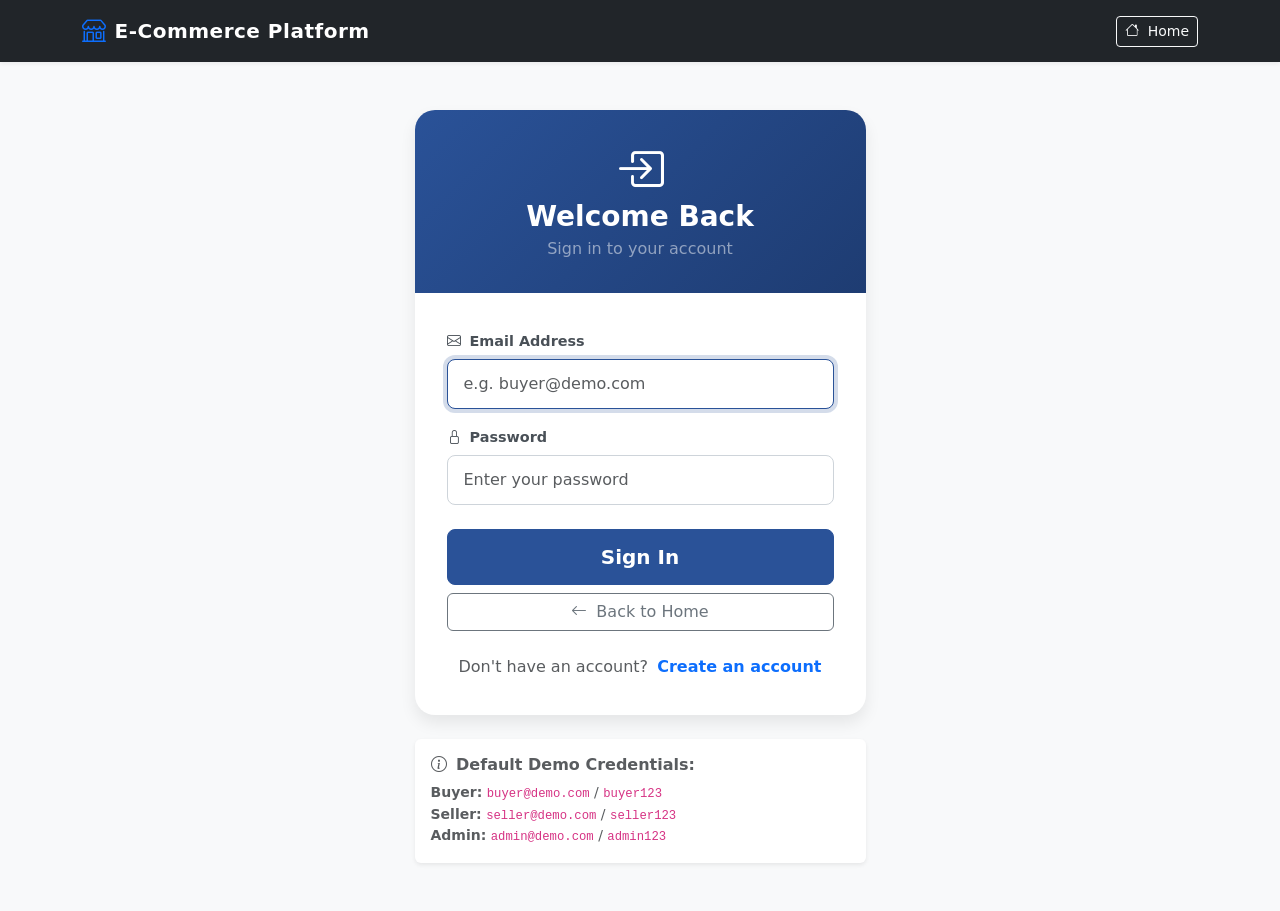
<file: src/main/resources/static/seller-products.html>
<!DOCTYPE html>
<html lang="en">
<head>
    <meta charset="UTF-8">
    <meta name="viewport" content="width=device-width, initial-scale=1.0">
    <title>Product Management - Seller Portal</title>
    <!-- Bootstrap 5.3 CSS -->
    <link href="https://cdn.jsdelivr.net/npm/bootstrap@5.3.3/dist/css/bootstrap.min.css" rel="stylesheet">
    <!-- Bootstrap Icons -->
    <link href="https://cdn.jsdelivr.net/npm/bootstrap-icons@1.11.3/font/bootstrap-icons.min.css" rel="stylesheet">
    <!-- Custom CSS -->
    <link href="css/style.css" rel="stylesheet">
    <!-- Immediate Authentication Guard for SELLER role -->
    <script>
        (function() {
            const token = localStorage.getItem('token');
            const userStr = localStorage.getItem('user');
            if (!token || !userStr) {
                window.location.replace('login.html');
                return;
            }
            try {
                const user = JSON.parse(userStr);
                if (!user || user.role !== 'SELLER') {
                    window.location.replace('index.html');
                }
            } catch (e) {
                window.location.replace('login.html');
            }
        })();
    </script>
</head>
<body>

    <!-- Navigation Bar -->
    <nav class="navbar navbar-expand-lg navbar-dark bg-dark">
        <div class="container">
            <a class="navbar-brand d-flex align-items-center" href="index.html">
                <i class="bi bi-shop me-2 text-warning fs-4"></i>
                <span>E-Commerce Platform</span>
            </a>
            <button class="navbar-toggler" type="button" data-bs-toggle="collapse" data-bs-target="#navbarContent"
                    aria-controls="navbarContent" aria-expanded="false" aria-label="Toggle navigation">
                <span class="navbar-toggler-icon"></span>
            </button>

            <div class="collapse navbar-collapse" id="navbarContent">
                <ul class="navbar-nav me-auto mb-2 mb-lg-0">
                    <li class="nav-item">
                        <a class="nav-link" href="seller-dashboard.html">
                            <i class="bi bi-speedometer2 me-1"></i> Dashboard
                        </a>
                    </li>
                    <li class="nav-item">
                        <a class="nav-link active" aria-current="page" href="seller-products.html">
                            <i class="bi bi-box-seam me-1"></i> Products
                        </a>
                    </li>
                    <li class="nav-item">
                        <a class="nav-link" href="seller-orders.html">
                            <i class="bi bi-receipt me-1"></i> Orders
                        </a>
                    </li>
                </ul>

                <ul class="navbar-nav ms-auto align-items-center">
                    <li class="nav-item me-3 text-light">
                        <i class="bi bi-person-circle me-1"></i>
                        <span id="nav-user-name" class="fw-semibold">Seller</span>
                        <span id="nav-user-role" class="badge bg-warning text-dark ms-1">SELLER</span>
                    </li>
                    <li class="nav-item">
                        <button class="btn btn-sm btn-outline-danger" onclick="Auth.logout()">
                            <i class="bi bi-box-arrow-right me-1"></i> Logout
                        </button>
                    </li>
                </ul>
            </div>
        </div>
    </nav>

    <!-- Main Content -->
    <main class="py-4">
        <div class="container">

            <!-- Breadcrumb & Header -->
            <div class="d-flex flex-wrap justify-content-between align-items-center gap-3 mb-4">
                <div>
                    <nav aria-label="breadcrumb">
                        <ol class="breadcrumb mb-1 small">
                            <li class="breadcrumb-item"><a href="index.html" class="text-decoration-none">Home</a></li>
                            <li class="breadcrumb-item"><a href="seller-dashboard.html" class="text-decoration-none">Dashboard</a></li>
                            <li class="breadcrumb-item active" aria-current="page">Products</li>
                        </ol>
                    </nav>
                    <h2 class="fw-bold mb-1 text-dark">
                        <i class="bi bi-box-seam text-warning me-2"></i>Product Management
                    </h2>
                    <p class="text-muted mb-0">Add new products, update catalog information, and manage your inventory stock.</p>
                </div>
                <div>
                    <button class="btn btn-primary fw-semibold px-3 py-2 shadow-sm" onclick="openAddProductModal()">
                        <i class="bi bi-plus-circle me-1"></i> Add Product
                    </button>
                </div>
            </div>

            <!-- Global Alert Container -->
            <div id="alert-container" class="mb-4 d-none">
                <div id="alert-box" class="alert alert-dismissible fade show d-flex align-items-center rounded-3 shadow-sm" role="alert">
                    <i id="alert-icon" class="bi bi-info-circle-fill me-2 fs-5"></i>
                    <div id="alert-text" class="flex-grow-1 fw-semibold"></div>
                    <button type="button" class="btn-close" onclick="hideAlert()" aria-label="Close"></button>
                </div>
            </div>

            <!-- Loading Spinner State -->
            <div id="loading-state" class="text-center py-5">
                <div class="spinner-border text-primary" style="width: 3.5rem; height: 3.5rem;" role="status">
                    <span class="visually-hidden">Loading products...</span>
                </div>
                <p class="mt-3 text-muted fw-semibold">Loading your product listings...</p>
            </div>

            <!-- Error State -->
            <div id="error-state" class="text-center py-5 d-none">
                <div class="card border-0 shadow-sm rounded-4 p-5 mx-auto" style="max-width: 520px;">
                    <div class="text-danger mb-3">
                        <i class="bi bi-exclamation-triangle" style="font-size: 3.5rem;"></i>
                    </div>
                    <h5 class="fw-bold text-dark mb-2">Unable to Load Products</h5>
                    <p id="error-message" class="text-muted mb-4">An error occurred while communicating with the server.</p>
                    <div>
                        <button class="btn btn-primary px-4 py-2 fw-semibold" onclick="loadProducts()">
                            <i class="bi bi-arrow-clockwise me-1"></i> Try Again
                        </button>
                    </div>
                </div>
            </div>

            <!-- Empty State -->
            <div id="empty-state" class="text-center py-5 d-none">
                <div class="card border-0 shadow-sm rounded-4 p-5 mx-auto" style="max-width: 540px;">
                    <div class="mb-3 text-muted">
                        <i class="bi bi-box2 display-2 text-secondary opacity-75"></i>
                    </div>
                    <h4 class="fw-bold text-dark mb-2">No products in your catalog yet.</h4>
                    <p class="text-muted mb-4">Start selling by adding your first product to the platform!</p>
                    <div>
                        <button class="btn btn-primary px-4 py-2 fw-semibold shadow-sm" onclick="openAddProductModal()">
                            <i class="bi bi-plus-circle me-1"></i> Add Your First Product
                        </button>
                    </div>
                </div>
            </div>

            <!-- Products Content Section -->
            <div id="products-content" class="d-none">

                <!-- Toolbar & Quick Filter -->
                <div class="card border-0 shadow-sm rounded-3 mb-3">
                    <div class="card-body py-3">
                        <div class="row g-2 align-items-center">
                            <div class="col-12 col-md-6 col-lg-7">
                                <span class="fw-semibold text-dark" id="products-count-text">Showing 0 products</span>
                            </div>
                            <div class="col-12 col-md-6 col-lg-5">
                                <div class="input-group input-group-sm">
                                    <span class="input-group-text bg-white border-end-0">
                                        <i class="bi bi-search text-muted"></i>
                                    </span>
                                    <input type="text" id="filter-input" class="form-control border-start-0"
                                           placeholder="Filter by name or category..." oninput="handleFilterProducts()">
                                    <button class="btn btn-outline-secondary" type="button" onclick="loadProducts()" title="Refresh List">
                                        <i class="bi bi-arrow-clockwise"></i>
                                    </button>
                                </div>
                            </div>
                        </div>
                    </div>
                </div>

                <!-- Products Table Card -->
                <div class="card border-0 shadow-sm rounded-3 overflow-hidden">
                    <div class="table-responsive">
                        <table class="table table-hover align-middle mb-0">
                            <thead class="table-light">
                                <tr>
                                    <th class="ps-3 py-3" style="width: 70px;">ID</th>
                                    <th class="py-3" style="min-width: 260px;">Product</th>
                                    <th class="py-3">Category</th>
                                    <th class="py-3">Price</th>
                                    <th class="py-3">Stock Units</th>
                                    <th class="pe-3 py-3 text-end" style="min-width: 240px;">Actions</th>
                                </tr>
                            </thead>
                            <tbody id="products-tbody">
                                <!-- Populated dynamically -->
                            </tbody>
                        </table>
                    </div>
                </div>

            </div>

        </div>
    </main>

    <!-- Add / Edit Product Modal -->
    <div class="modal fade" id="productModal" tabindex="-1" aria-labelledby="productModalLabel" aria-hidden="true">
        <div class="modal-dialog modal-dialog-centered modal-lg modal-dialog-scrollable">
            <div class="modal-content border-0 shadow rounded-4 overflow-hidden">
                <div class="modal-header bg-light py-3 border-bottom">
                    <h5 class="modal-title fw-bold text-dark" id="productModalLabel">
                        <i class="bi bi-box-seam text-warning me-2"></i><span id="product-modal-action-title">Add Product</span>
                    </h5>
                    <button type="button" class="btn-close" data-bs-dismiss="modal" aria-label="Close"></button>
                </div>

                <form id="productForm" onsubmit="handleProductFormSubmit(event)" novalidate>
                    <div class="modal-body p-4">
                        <!-- Modal In-Dialog Alert -->
                        <div id="modal-alert" class="alert alert-danger d-none py-2 mb-3" role="alert">
                            <i class="bi bi-exclamation-circle me-1"></i>
                            <span id="modal-alert-msg"></span>
                        </div>

                        <!-- Hidden Product ID (for Edit mode) -->
                        <input type="hidden" id="form-product-id">

                        <div class="row g-3">
                            <!-- Product Name -->
                            <div class="col-12">
                                <label for="form-product-name" class="form-label">Product Name <span class="text-danger">*</span></label>
                                <input type="text" class="form-control" id="form-product-name"
                                       placeholder="e.g. Wireless Noise-Cancelling Headphones" required maxlength="255">
                                <div class="invalid-feedback">Please provide a product name.</div>
                            </div>

                            <!-- Category -->
                            <div class="col-md-6">
                                <label for="form-product-category" class="form-label">Category <span class="text-danger">*</span></label>
                                <input type="text" class="form-control" id="form-product-category"
                                       list="categoryOptions" placeholder="e.g. Electronics" required>
                                <datalist id="categoryOptions">
                                    <option value="Electronics">
                                    <option value="Clothing">
                                    <option value="Footwear">
                                    <option value="Home & Kitchen">
                                    <option value="Books">
                                    <option value="Beauty & Health">
                                    <option value="Sports">
                                    <option value="Toys & Games">
                                    <option value="Accessories">
                                </datalist>
                                <div class="invalid-feedback">Please provide or select a category.</div>
                            </div>

                            <!-- Price (₹) -->
                            <div class="col-md-6">
                                <label for="form-product-price" class="form-label">Price (₹) <span class="text-danger">*</span></label>
                                <div class="input-group">
                                    <span class="input-group-text">₹</span>
                                    <input type="number" class="form-control" id="form-product-price"
                                           step="0.01" min="0.01" placeholder="499.00" required>
                                </div>
                                <div class="invalid-feedback">Price must be greater than zero.</div>
                            </div>

                            <!-- Stock Quantity -->
                            <div class="col-md-6">
                                <label for="form-product-stock" class="form-label">Stock Quantity <span class="text-danger">*</span></label>
                                <input type="number" class="form-control" id="form-product-stock"
                                       step="1" min="0" placeholder="10" required>
                                <div class="invalid-feedback">Stock quantity cannot be negative.</div>
                            </div>

                            <!-- Image URL -->
                            <div class="col-md-6">
                                <label for="form-product-image" class="form-label">Image URL</label>
                                <input type="url" class="form-control" id="form-product-image"
                                       placeholder="https://example.com/item.jpg">
                                <small class="text-muted">Optional: Direct URL to product photo</small>
                            </div>

                            <!-- Description -->
                            <div class="col-12">
                                <label for="form-product-description" class="form-label">Product Description</label>
                                <textarea class="form-control" id="form-product-description" rows="3"
                                          placeholder="Detailed product features, specifications, and warranty info..."></textarea>
                            </div>
                        </div>
                    </div>

                    <div class="modal-footer bg-light py-3 border-top d-flex justify-content-between">
                        <button type="button" class="btn btn-secondary px-3" data-bs-dismiss="modal">Cancel</button>
                        <button type="submit" id="save-product-btn" class="btn btn-primary px-4 fw-semibold">
                            <i class="bi bi-check-circle me-1"></i> <span id="save-product-btn-text">Save Product</span>
                        </button>
                    </div>
                </form>
            </div>
        </div>
    </div>

    <!-- Update Stock Modal -->
    <div class="modal fade" id="stockModal" tabindex="-1" aria-labelledby="stockModalLabel" aria-hidden="true">
        <div class="modal-dialog modal-dialog-centered modal-sm">
            <div class="modal-content border-0 shadow rounded-4 overflow-hidden">
                <div class="modal-header bg-light py-3 border-bottom">
                    <h5 class="modal-title fw-bold text-dark fs-6" id="stockModalLabel">
                        <i class="bi bi-stack text-primary me-2"></i>Update Stock
                    </h5>
                    <button type="button" class="btn-close" data-bs-dismiss="modal" aria-label="Close"></button>
                </div>

                <form id="stockForm" onsubmit="handleStockFormSubmit(event)">
                    <div class="modal-body p-3">
                        <!-- Product Title Summary -->
                        <div class="mb-3">
                            <div class="fw-bold text-dark" id="stock-modal-product-name">Product Name</div>
                            <small class="text-muted" id="stock-modal-product-id">ID: #0</small>
                        </div>

                        <!-- Current Stock Display -->
                        <div class="p-2 mb-3 bg-light rounded text-center border">
                            <small class="text-muted d-block">Current Stock</small>
                            <span class="fw-bold text-dark fs-5" id="stock-modal-current-stock">0</span> units
                        </div>

                        <!-- In-Modal Alert -->
                        <div id="stock-modal-alert" class="alert alert-danger d-none py-2 mb-2 small" role="alert">
                            <span id="stock-modal-alert-msg"></span>
                        </div>

                        <!-- New Stock Input -->
                        <div class="mb-2">
                            <label for="form-new-stock" class="form-label small fw-semibold">New Stock Quantity <span class="text-danger">*</span></label>
                            <input type="number" class="form-control" id="form-new-stock"
                                   step="1" min="0" placeholder="0" required>
                            <small class="text-muted">Must be a non-negative integer.</small>
                        </div>
                    </div>

                    <div class="modal-footer bg-light py-2 border-top d-flex justify-content-between">
                        <button type="button" class="btn btn-sm btn-secondary" data-bs-dismiss="modal">Cancel</button>
                        <button type="submit" id="save-stock-btn" class="btn btn-sm btn-primary fw-semibold">
                            <i class="bi bi-check2 me-1"></i> Update Stock
                        </button>
                    </div>
                </form>
            </div>
        </div>
    </div>

    <!-- Footer -->
    <footer class="bg-dark text-white py-4 mt-auto">
        <div class="container text-center">
            <p class="mb-1 fw-semibold">Online E-Commerce Platform &copy; 2026</p>
            <p class="text-muted small mb-0">Built with Spring Boot 3.3.4, Java 21, MySQL (ecommerce_db) &amp; Bootstrap</p>
        </div>
    </footer>

    <!-- Bootstrap 5.3 JS Bundle -->
    <script src="https://cdn.jsdelivr.net/npm/bootstrap@5.3.3/dist/js/bootstrap.bundle.min.js"></script>
    <!-- Application Scripts -->
    <script src="js/api.js"></script>
    <script src="js/auth.js"></script>

    <script>
        // Currency formatting helper (Indian Rupee)
        function formatCurrency(amount) {
            if (amount === null || amount === undefined) return '₹0.00';
            const num = Number(amount);
            if (isNaN(num)) return '₹0.00';
            return '₹' + num.toLocaleString('en-IN', {
                minimumFractionDigits: 2,
                maximumFractionDigits: 2
            });
        }

        // Global Alert Helper
        function showAlert(message, type = 'success') {
            const container = document.getElementById('alert-container');
            const alertBox = document.getElementById('alert-box');
            const alertText = document.getElementById('alert-text');
            const alertIcon = document.getElementById('alert-icon');

            alertBox.className = `alert alert-${type} alert-dismissible fade show d-flex align-items-center rounded-3 shadow-sm`;
            alertText.textContent = message;

            if (type === 'success') {
                alertIcon.className = 'bi bi-check-circle-fill me-2 fs-5 text-success';
            } else if (type === 'danger') {
                alertIcon.className = 'bi bi-exclamation-triangle-fill me-2 fs-5 text-danger';
            } else {
                alertIcon.className = 'bi bi-info-circle-fill me-2 fs-5 text-info';
            }

            container.classList.remove('d-none');
            window.scrollTo({ top: 0, behavior: 'smooth' });
        }

        function hideAlert() {
            const container = document.getElementById('alert-container');
            container.classList.add('d-none');
        }

        // Stock status badge helper
        function getStockBadge(stock) {
            const count = Number(stock) || 0;
            if (count > 5) {
                return '<span class="badge bg-success-subtle text-success border border-success">In Stock</span>';
            } else if (count > 0) {
                return `<span class="badge bg-warning-subtle text-warning border border-warning">Low Stock (${count})</span>`;
            } else {
                return '<span class="badge bg-danger-subtle text-danger border border-danger">Out of Stock</span>';
            }
        }

        // Local cache of products for the seller
        let allSellerProducts = [];

        // Fetch products owned by this seller via GET /api/products/seller/my
        async function loadProducts() {
            document.getElementById('loading-state').classList.remove('d-none');
            document.getElementById('error-state').classList.add('d-none');
            document.getElementById('empty-state').classList.add('d-none');
            document.getElementById('products-content').classList.add('d-none');

            try {
                const data = await apiGet('/api/products/seller/my');
                allSellerProducts = Array.isArray(data) ? data : [];

                document.getElementById('loading-state').classList.add('d-none');

                if (allSellerProducts.length === 0) {
                    document.getElementById('empty-state').classList.remove('d-none');
                } else {
                    renderProducts(allSellerProducts);
                    document.getElementById('products-content').classList.remove('d-none');
                }
            } catch (err) {
                document.getElementById('loading-state').classList.add('d-none');

                if (err.status === 401 || err.status === 403) {
                    Auth.clearAuth();
                    window.location.replace('login.html');
                    return;
                }

                document.getElementById('error-message').textContent =
                    err.message || 'Unable to fetch your product catalog. Please try again.';
                document.getElementById('error-state').classList.remove('d-none');
            }
        }

        // Render products into the table
        function renderProducts(products) {
            const countText = document.getElementById('products-count-text');
            countText.textContent = `Showing ${products.length} of ${allSellerProducts.length} ${allSellerProducts.length === 1 ? 'product' : 'products'}`;

            const tbody = document.getElementById('products-tbody');
            if (products.length === 0) {
                tbody.innerHTML = `
                    <tr>
                        <td colspan="6" class="text-center py-4 text-muted">
                            <i class="bi bi-search me-1"></i> No products match your filter keyword.
                        </td>
                    </tr>
                `;
                return;
            }

            tbody.innerHTML = products.map(prod => {
                const imgHtml = prod.imageUrl
                    ? `<img src="${prod.imageUrl}" alt="${prod.name}" class="rounded border me-2" style="width: 48px; height: 48px; object-fit: cover;" onerror="this.onerror=null; this.src='https://placehold.co/48x48?text=Item';">`
                    : `<div class="rounded border bg-light d-inline-flex align-items-center justify-content-center me-2 text-secondary" style="width: 48px; height: 48px;"><i class="bi bi-box"></i></div>`;

                const descShort = prod.description
                    ? (prod.description.length > 70 ? prod.description.substring(0, 70) + '...' : prod.description)
                    : '<span class="text-muted fst-italic">No description</span>';

                return `
                    <tr>
                        <td class="ps-3 py-3 fw-bold text-muted">
                            #${prod.id}
                        </td>
                        <td class="py-3">
                            <div class="d-flex align-items-center">
                                ${imgHtml}
                                <div>
                                    <div class="fw-semibold text-dark">${prod.name || 'Unnamed Product'}</div>
                                    <small class="text-muted">${descShort}</small>
                                </div>
                            </div>
                        </td>
                        <td class="py-3">
                            <span class="badge bg-light text-dark border">
                                ${prod.category || 'General'}
                            </span>
                        </td>
                        <td class="py-3 fw-bold text-dark">
                            ${formatCurrency(prod.price)}
                        </td>
                        <td class="py-3">
                            <div class="d-flex align-items-center gap-2">
                                <span class="fw-semibold text-dark">${(prod.stockQuantity ?? 0).toLocaleString()} units</span>
                                ${getStockBadge(prod.stockQuantity)}
                            </div>
                        </td>
                        <td class="pe-3 py-3 text-end">
                            <div class="btn-group btn-group-sm">
                                <button class="btn btn-outline-primary" onclick="openEditProductModal(${prod.id})" title="Edit Details">
                                    <i class="bi bi-pencil me-1"></i> Edit
                                </button>
                                <button class="btn btn-outline-secondary" onclick="openUpdateStockModal(${prod.id})" title="Update Stock">
                                    <i class="bi bi-stack me-1"></i> Stock
                                </button>
                                <button class="btn btn-outline-danger" onclick="handleDeleteProduct(${prod.id}, '${escapeHtml(prod.name)}')" title="Delete Product">
                                    <i class="bi bi-trash"></i>
                                </button>
                            </div>
                        </td>
                    </tr>
                `;
            }).join('');
        }

        // Quick client-side filter
        function handleFilterProducts() {
            const query = (document.getElementById('filter-input').value || '').trim().toLowerCase();
            if (!query) {
                renderProducts(allSellerProducts);
                return;
            }

            const filtered = allSellerProducts.filter(p =>
                (p.name && p.name.toLowerCase().includes(query)) ||
                (p.category && p.category.toLowerCase().includes(query)) ||
                (p.description && p.description.toLowerCase().includes(query)) ||
                String(p.id).includes(query)
            );
            renderProducts(filtered);
        }

        // Helper to escape HTML characters in strings inserted into attributes
        function escapeHtml(str) {
            if (!str) return '';
            return str.replace(/'/g, "\\'").replace(/"/g, '&quot;');
        }

        // --- PRODUCT ADD / EDIT MODAL LOGIC ---

        function openAddProductModal() {
            document.getElementById('form-product-id').value = '';
            document.getElementById('product-modal-action-title').textContent = 'Add New Product';
            document.getElementById('save-product-btn-text').textContent = 'Create Product';

            // Reset form fields
            document.getElementById('form-product-name').value = '';
            document.getElementById('form-product-category').value = '';
            document.getElementById('form-product-price').value = '';
            document.getElementById('form-product-stock').value = '';
            document.getElementById('form-product-image').value = '';
            document.getElementById('form-product-description').value = '';

            hideModalAlert();

            const modal = bootstrap.Modal.getOrCreateInstance(document.getElementById('productModal'));
            modal.show();
        }

        function openEditProductModal(productId) {
            const product = allSellerProducts.find(p => p.id === productId);
            if (!product) return;

            document.getElementById('form-product-id').value = product.id;
            document.getElementById('product-modal-action-title').textContent = `Edit Product #${product.id}`;
            document.getElementById('save-product-btn-text').textContent = 'Save Changes';

            document.getElementById('form-product-name').value = product.name || '';
            document.getElementById('form-product-category').value = product.category || '';
            document.getElementById('form-product-price').value = product.price != null ? product.price : '';
            document.getElementById('form-product-stock').value = product.stockQuantity != null ? product.stockQuantity : '';
            document.getElementById('form-product-image').value = product.imageUrl || '';
            document.getElementById('form-product-description').value = product.description || '';

            hideModalAlert();

            const modal = bootstrap.Modal.getOrCreateInstance(document.getElementById('productModal'));
            modal.show();
        }

        function showModalAlert(msg) {
            const alertBox = document.getElementById('modal-alert');
            document.getElementById('modal-alert-msg').textContent = msg;
            alertBox.classList.remove('d-none');
        }

        function hideModalAlert() {
            document.getElementById('modal-alert').classList.add('d-none');
        }

        // Handle Add/Edit Form submission
        async function handleProductFormSubmit(e) {
            e.preventDefault();
            hideModalAlert();

            const productId = document.getElementById('form-product-id').value;
            const isEdit = !!productId;

            const name = document.getElementById('form-product-name').value.trim();
            const category = document.getElementById('form-product-category').value.trim();
            const priceVal = document.getElementById('form-product-price').value;
            const stockVal = document.getElementById('form-product-stock').value;
            const imageUrl = document.getElementById('form-product-image').value.trim();
            const description = document.getElementById('form-product-description').value.trim();

            // Client-side validations matching backend constraints
            if (!name) {
                showModalAlert('Product name is required.');
                return;
            }
            if (!category) {
                showModalAlert('Product category is required.');
                return;
            }

            const priceNum = Number(priceVal);
            if (isNaN(priceNum) || priceNum <= 0) {
                showModalAlert('Price must be a valid number greater than 0.');
                return;
            }

            const stockNum = Number(stockVal);
            if (isNaN(stockNum) || stockNum < 0 || !Number.isInteger(stockNum)) {
                showModalAlert('Stock quantity must be a non-negative whole number (0 or greater).');
                return;
            }

            const payload = {
                name: name,
                description: description || null,
                price: priceNum,
                stockQuantity: stockNum,
                category: category,
                imageUrl: imageUrl || null
            };

            const saveBtn = document.getElementById('save-product-btn');
            const saveBtnText = document.getElementById('save-product-btn-text');
            saveBtn.disabled = true;
            saveBtnText.textContent = isEdit ? 'Updating...' : 'Creating...';

            try {
                if (isEdit) {
                    await apiPut(`/api/products/${productId}`, payload);
                    showAlert(`Product "${name}" was updated successfully.`, 'success');
                } else {
                    await apiPost('/api/products', payload);
                    showAlert(`Product "${name}" was created successfully.`, 'success');
                }

                const modal = bootstrap.Modal.getInstance(document.getElementById('productModal'));
                if (modal) modal.hide();

                await loadProducts();
            } catch (err) {
                if (err.status === 401 || err.status === 403) {
                    Auth.clearAuth();
                    window.location.replace('login.html');
                    return;
                }
                showModalAlert(err.message || 'Failed to save product. Please check your inputs and try again.');
            } finally {
                saveBtn.disabled = false;
                saveBtnText.textContent = isEdit ? 'Save Changes' : 'Create Product';
            }
        }

        // --- STOCK MANAGEMENT MODAL LOGIC ---

        let activeStockProductId = null;

        function openUpdateStockModal(productId) {
            const product = allSellerProducts.find(p => p.id === productId);
            if (!product) return;

            activeStockProductId = product.id;
            document.getElementById('stock-modal-product-name').textContent = product.name;
            document.getElementById('stock-modal-product-id').textContent = `ID: #${product.id}`;
            document.getElementById('stock-modal-current-stock').textContent = (product.stockQuantity ?? 0).toLocaleString();
            document.getElementById('form-new-stock').value = product.stockQuantity ?? 0;

            document.getElementById('stock-modal-alert').classList.add('d-none');

            const modal = bootstrap.Modal.getOrCreateInstance(document.getElementById('stockModal'));
            modal.show();
        }

        async function handleStockFormSubmit(e) {
            e.preventDefault();
            const alertBox = document.getElementById('stock-modal-alert');
            const alertMsg = document.getElementById('stock-modal-alert-msg');
            alertBox.classList.add('d-none');

            const newStockVal = document.getElementById('form-new-stock').value;
            const newStock = Number(newStockVal);

            if (isNaN(newStock) || newStock < 0 || !Number.isInteger(newStock)) {
                alertMsg.textContent = 'Stock quantity cannot be negative.';
                alertBox.classList.remove('d-none');
                return;
            }

            const saveBtn = document.getElementById('save-stock-btn');
            saveBtn.disabled = true;
            saveBtn.innerHTML = '<span class="spinner-border spinner-border-sm me-1" role="status"></span> Updating...';

            try {
                const payload = { stockQuantity: newStock };
                await apiPatch(`/api/products/${activeStockProductId}/stock`, payload);

                const modal = bootstrap.Modal.getInstance(document.getElementById('stockModal'));
                if (modal) modal.hide();

                showAlert(`Stock for product #${activeStockProductId} was updated to ${newStock.toLocaleString()} units.`, 'success');
                await loadProducts();
            } catch (err) {
                if (err.status === 401 || err.status === 403) {
                    Auth.clearAuth();
                    window.location.replace('login.html');
                    return;
                }
                alertMsg.textContent = err.message || 'Failed to update stock quantity.';
                alertBox.classList.remove('d-none');
            } finally {
                saveBtn.disabled = false;
                saveBtn.innerHTML = '<i class="bi bi-check2 me-1"></i> Update Stock';
            }
        }

        // --- DELETE PRODUCT LOGIC ---

        async function handleDeleteProduct(productId, productName) {
            const confirmed = window.confirm(
                `Are you sure you want to delete product "${productName}" (ID: #${productId})?\n\nThis will remove it permanently from your store inventory.`
            );
            if (!confirmed) return;

            try {
                await apiDelete(`/api/products/${productId}`);
                showAlert(`Product "${productName}" (ID: #${productId}) was successfully deleted.`, 'success');
                await loadProducts();
            } catch (err) {
                if (err.status === 401 || err.status === 403) {
                    Auth.clearAuth();
                    window.location.replace('login.html');
                    return;
                }
                showAlert(err.message || `Unable to delete product #${productId}.`, 'danger');
            }
        }

        // Initialize on DOM ready
        document.addEventListener('DOMContentLoaded', () => {
            const user = Auth.getUser();
            if (user) {
                const navName = document.getElementById('nav-user-name');
                if (navName) navName.textContent = user.name || user.email;
            }

            loadProducts();
        });
    </script>
</body>
</html>
</file>
<file: src/main/resources/static/css/style.css>
/* ==============================================================================
   Online E-Commerce Platform - Custom Stylesheet
   College Java Project Frontend
   ============================================================================== */

:root {
    --primary-color: #0d6efd;
    --primary-hover: #0b5ed7;
    --secondary-color: #6c757d;
    --success-color: #198754;
    --info-color: #0dcaf0;
    --warning-color: #ffc107;
    --danger-color: #dc3545;
    --dark-bg: #212529;
    --light-bg: #f8f9fa;
    --card-shadow: 0 0.5rem 1rem rgba(0, 0, 0, 0.08);
    --hover-shadow: 0 0.75rem 1.5rem rgba(0, 0, 0, 0.12);
}

body {
    font-family: system-ui, -apple-system, "Segoe UI", Roboto, "Helvetica Neue", Arial, sans-serif;
    background-color: #f4f6f9;
    color: #333333;
    min-height: 100vh;
    display: flex;
    flex-direction: column;
}

main {
    flex: 1 0 auto;
}

footer {
    flex-shrink: 0;
}

/* Navbar */
.navbar-brand {
    font-weight: 700;
    letter-spacing: 0.5px;
}

.navbar {
    box-shadow: 0 2px 4px rgba(0, 0, 0, 0.06);
}

/* Hero Section */
.hero-section {
    background: linear-gradient(135deg, #1e3c72 0%, #2a5298 100%);
    color: #ffffff;
    padding: 4.5rem 1rem;
    border-radius: 0 0 1.5rem 1.5rem;
    box-shadow: 0 4px 15px rgba(0, 0, 0, 0.1);
}

.hero-title {
    font-size: 2.75rem;
    font-weight: 800;
    margin-bottom: 1rem;
}

.hero-subtitle {
    font-size: 1.25rem;
    font-weight: 300;
    max-width: 650px;
    margin: 0 auto 2rem auto;
    opacity: 0.95;
}

/* Feature Cards */
.feature-card {
    border: none;
    border-radius: 1rem;
    box-shadow: var(--card-shadow);
    transition: transform 0.25s ease, box-shadow 0.25s ease;
    background: #ffffff;
    height: 100%;
}

.feature-card:hover {
    transform: translateY(-5px);
    box-shadow: var(--hover-shadow);
}

.feature-icon-wrapper {
    width: 64px;
    height: 64px;
    border-radius: 50%;
    display: inline-flex;
    align-items: center;
    justify-content: center;
    font-size: 1.75rem;
    margin-bottom: 1.25rem;
}

/* Auth Cards */
.auth-card {
    border: none;
    border-radius: 1.25rem;
    box-shadow: var(--card-shadow);
    background: #ffffff;
    overflow: hidden;
}

.auth-header {
    background: linear-gradient(135deg, #2a5298 0%, #1e3c72 100%);
    color: #ffffff;
    padding: 2rem 1.5rem;
    text-align: center;
}

.auth-header h3 {
    font-weight: 700;
    margin-bottom: 0.25rem;
}

.auth-body {
    padding: 2.25rem 2rem;
}

/* Form Controls */
.form-control, .form-select {
    border-radius: 0.5rem;
    padding: 0.75rem 1rem;
    border: 1px solid #ced4da;
    transition: border-color 0.15s ease-in-out, box-shadow 0.15s ease-in-out;
}

.form-control:focus, .form-select:focus {
    border-color: #2a5298;
    box-shadow: 0 0 0 0.25rem rgba(42, 82, 152, 0.2);
}

.form-label {
    font-weight: 600;
    font-size: 0.9rem;
    color: #495057;
    margin-bottom: 0.4rem;
}

/* Buttons */
.btn-primary {
    background-color: #2a5298;
    border-color: #2a5298;
    font-weight: 600;
    padding: 0.75rem 1.5rem;
    border-radius: 0.5rem;
    transition: background-color 0.2s, border-color 0.2s, transform 0.1s;
}

.btn-primary:hover, .btn-primary:focus {
    background-color: #1e3c72;
    border-color: #1e3c72;
}

.btn-outline-primary {
    color: #2a5298;
    border-color: #2a5298;
    font-weight: 600;
    border-radius: 0.5rem;
}

.btn-outline-primary:hover {
    background-color: #2a5298;
    border-color: #2a5298;
}

/* Role Badges */
.badge-role-admin {
    background-color: #dc3545;
    color: #ffffff;
}

.badge-role-seller {
    background-color: #fd7e14;
    color: #ffffff;
}

.badge-role-buyer {
    background-color: #0d6efd;
    color: #ffffff;
}

/* Spinner / Loading state */
.btn .spinner-border {
    width: 1rem;
    height: 1rem;
    margin-right: 0.5rem;
}

/* Product Cards */
.product-card {
    border: none;
    border-radius: 0.75rem;
    box-shadow: 0 0.25rem 0.75rem rgba(0, 0, 0, 0.06);
    transition: transform 0.2s ease, box-shadow 0.2s ease;
    background: #ffffff;
    display: flex;
    flex-direction: column;
}

.product-card:hover {
    transform: translateY(-4px);
    box-shadow: 0 0.75rem 1.25rem rgba(0, 0, 0, 0.1);
}

.product-img-wrapper {
    height: 180px;
    background-color: #f8f9fa;
    border-radius: 0.75rem 0.75rem 0 0;
    overflow: hidden;
    display: flex;
    align-items: center;
    justify-content: center;
}

.product-img {
    width: 100%;
    height: 100%;
    object-fit: cover;
}

.product-desc {
    display: -webkit-box;
    -webkit-line-clamp: 2;
    -webkit-box-orient: vertical;
    overflow: hidden;
    min-height: 2.4rem;
}
</file>
